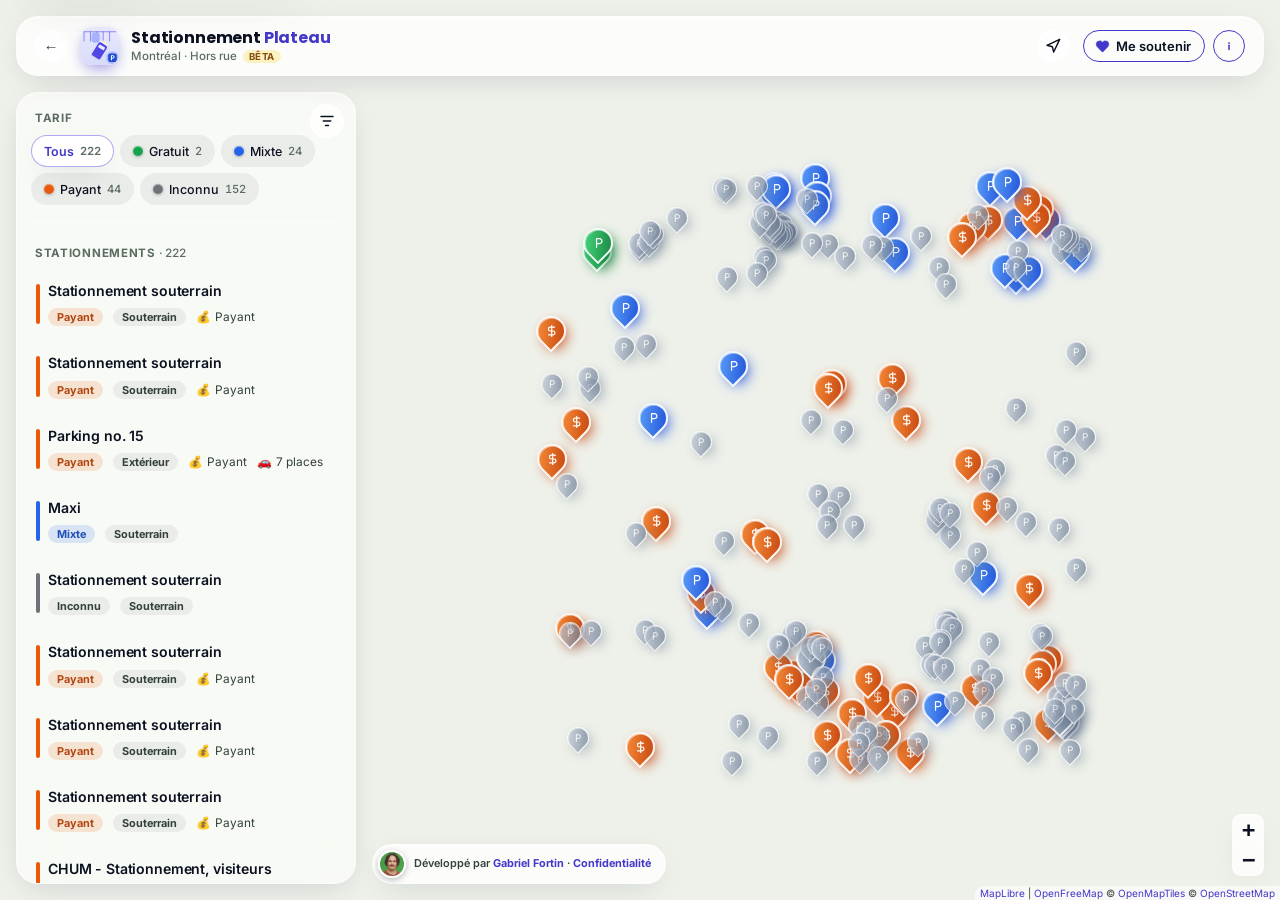
<file: index.html>
<!DOCTYPE html>
<html lang="fr">
<head>
  <meta charset="UTF-8" />
  <meta name="viewport" content="width=device-width, initial-scale=1.0, viewport-fit=cover" />
  <title>Stationnement Plateau-Mont-Royal · Carte gratuit et payant | Montréal</title>
  <meta name="description" content="Carte interactive des stationnements hors rue publics du Plateau-Mont-Royal à Montréal : gratuits, payants, horaires, nombre de places et tri par distance." />
  <meta name="keywords" content="stationnement Plateau-Mont-Royal, stationnement gratuit Plateau, parking Plateau Montréal, stationnement hors rue Montréal, où se garer Plateau, stationnement Mont-Royal" />
  <meta name="author" content="Gabriel Fortin, conseiller d'arrondissement du Plateau-Mont-Royal" />
  <meta name="creator" content="Gabriel Fortin" />
  <link rel="author" href="https://gabfortin.com" />
  <meta name="robots" content="index, follow, max-image-preview:large" />
  <link rel="canonical" href="https://parking.gabfortin.com/" />

  <!-- Local SEO -->
  <meta name="geo.region" content="CA-QC" />
  <meta name="geo.placename" content="Plateau-Mont-Royal, Montréal" />
  <meta name="geo.position" content="45.5245;-73.5757" />
  <meta name="ICBM" content="45.5245, -73.5757" />

  <!-- Social previews -->
  <meta property="og:type" content="website" />
  <meta property="og:locale" content="fr_CA" />
  <meta property="og:site_name" content="Stationnement Plateau" />
  <meta property="og:url" content="https://parking.gabfortin.com/" />
  <meta property="og:title" content="Stationnement Plateau-Mont-Royal · Carte gratuit et payant" />
  <meta property="og:description" content="Trouvez un stationnement hors rue au Plateau-Mont-Royal : gratuits, payants, horaires, places et distance à pied." />
  <meta property="og:image" content="https://parking.gabfortin.com/img/og.jpg" />
  <meta property="og:image:width" content="1200" />
  <meta property="og:image:height" content="630" />
  <meta property="og:image:alt" content="Carte des stationnements du Plateau-Mont-Royal avec marqueurs gratuits, mixtes et payants" />
  <meta name="twitter:card" content="summary_large_image" />
  <meta name="twitter:title" content="Stationnement Plateau-Mont-Royal · Carte gratuit et payant" />
  <meta name="twitter:description" content="Trouvez un stationnement hors rue au Plateau-Mont-Royal : gratuits, payants, horaires, places et distance à pied." />
  <meta name="twitter:image" content="https://parking.gabfortin.com/img/og.jpg" />

  <!-- App / PWA -->
  <meta name="application-name" content="Stationnement Plateau" />
  <meta name="apple-mobile-web-app-title" content="Statio Plateau" />
  <meta name="theme-color" content="#eef1ea" media="(prefers-color-scheme: light)" />
  <meta name="theme-color" content="#0b1310" media="(prefers-color-scheme: dark)" />
  <link rel="manifest" href="manifest.webmanifest" />
  <link rel="icon" type="image/svg+xml" href="img/icon.svg" />
  <link rel="icon" type="image/png" sizes="96x96" href="favico.png" />
  <link rel="apple-touch-icon" href="img/apple-touch-icon.png" />

  <!-- Machine-readable summary for AI assistants (llmstxt.org) -->
  <link rel="alternate" type="text/markdown" title="llms.txt" href="llms.txt" />

  <!-- Mesure d'audience anonyme, sans cookie (voir confidentialite.html) -->
  <script>window.goatcounter = {path: function(p) { return location.host + p }}</script>
  <script data-goatcounter="https://gabfortin.goatcounter.com/count" async src="//gc.zgo.at/count.js"></script>

  <!-- Polices hébergées dans le dépôt -->
  <link rel="preload" href="fonts/inter-latin.woff2" as="font" type="font/woff2" crossorigin />
  <link rel="preload" href="fonts/poppins-700-latin.woff2" as="font" type="font/woff2" crossorigin />
  <!-- Bundled data snapshot: fetched in parallel with the scripts -->
  <link rel="preload" href="data/parkings.json" as="fetch" crossorigin />
  <!-- Leaflet is self-hosted so the map never depends on a third-party CDN -->
  <link rel="stylesheet" href="vendor/carte/maplibre-gl.css" />
  <link rel="stylesheet" href="vendor/carte/carte.css?v=9cd4843111" />
  <link rel="stylesheet" href="style.css?v=fb35b13468" />
  <link rel="stylesheet" href="vendor/chargement.css?v=fbc241999d" />
  <link rel="stylesheet" href="chargement-scenes.css?v=e2be541551" />

  <script type="application/ld+json">
  {
    "@context": "https://schema.org",
    "@graph": [
      {
        "@type": "WebSite",
        "@id": "https://parking.gabfortin.com/#website",
        "url": "https://parking.gabfortin.com/",
        "name": "Stationnement Plateau",
        "inLanguage": "fr-CA",
        "publisher": { "@id": "https://gabfortin.com/#person" }
      },
      {
        "@type": "WebApplication",
        "@id": "https://parking.gabfortin.com/#app",
        "name": "Stationnement Plateau-Mont-Royal",
        "url": "https://parking.gabfortin.com/",
        "description": "Carte interactive des stationnements hors rue publics du Plateau-Mont-Royal à Montréal, filtrables par tarif (gratuit, mixte, payant) et triables par distance.",
        "applicationCategory": "TravelApplication",
        "operatingSystem": "Web",
        "browserRequirements": "Requiert JavaScript",
        "inLanguage": "fr-CA",
        "isAccessibleForFree": true,
        "image": "https://parking.gabfortin.com/img/og.jpg",
        "offers": { "@type": "Offer", "price": "0", "priceCurrency": "CAD" },
        "featureList": [
          "Carte des stationnements hors rue publics",
          "Filtres gratuit, mixte, payant",
          "Tri par distance avec géolocalisation",
          "Horaires, nombre de places et tarifs",
          "Rayons de marche (15 min) et de vélo (10 min)",
          "Pistes cyclables à proximité"
        ],
        "spatialCoverage": {
          "@type": "Place",
          "name": "Plateau-Mont-Royal, Montréal, Québec, Canada",
          "geo": {
            "@type": "GeoShape",
            "box": "45.510 -73.600 45.545 -73.555"
          }
        },
        "isBasedOn": {
          "@type": "Dataset",
          "name": "OpenStreetMap",
          "url": "https://www.openstreetmap.org",
          "license": "https://opendatacommons.org/licenses/odbl/"
        },
        "author": { "@id": "https://gabfortin.com/#person" },
        "creator": { "@id": "https://gabfortin.com/#person" }
      },
      {
        "@type": "Person",
        "@id": "https://gabfortin.com/#person",
        "name": "Gabriel Fortin",
        "url": "https://gabfortin.com",
        "image": "https://parking.gabfortin.com/img/avatar.jpg",
        "jobTitle": "Conseiller d'arrondissement, district de Jeanne-Mance",
        "description": "Conseiller d'arrondissement du Plateau-Mont-Royal (district de Jeanne-Mance), élu de Projet Montréal, ingénieur logiciel et concepteur de cette carte des stationnements.",
        "worksFor": {
          "@type": "GovernmentOrganization",
          "name": "Arrondissement du Plateau-Mont-Royal, Ville de Montréal",
          "url": "https://montreal.ca/conseils-decisionnels/conseil-darrondissement-du-plateau-mont-royal"
        },
        "memberOf": {
          "@type": "PoliticalParty",
          "name": "Projet Montréal",
          "url": "https://projetmontreal.org/"
        },
        "homeLocation": {
          "@type": "Place",
          "name": "Le Plateau-Mont-Royal, Montréal, Québec, Canada"
        },
        "knowsAbout": ["Mobilité durable", "Transport", "Urbanisme", "Verdissement urbain", "Génie logiciel"],
        "sameAs": [
          "https://montreal.ca/elus/gabriel-fortin-100477",
          "https://projetmontreal.org/en/team/gabriel-fortin",
          "https://www.instagram.com/gabrielfortin.mtl",
          "https://www.facebook.com/gabfortin1/",
          "https://bsky.app/profile/gabfortin.com"
        ]
      },
      {
        "@type": "FAQPage",
        "mainEntity": [
          {
            "@type": "Question",
            "name": "Où se stationner gratuitement sur le Plateau-Mont-Royal ?",
            "acceptedAnswer": { "@type": "Answer", "text": "Activez le filtre « Gratuit » pour n'afficher que les stationnements hors rue indiqués sans frais dans OpenStreetMap. Le filtre « Mixte » montre les stationnements gratuits réservés à la clientèle d'un commerce." }
          },
          {
            "@type": "Question",
            "name": "Comment trouver le stationnement le plus proche de moi ?",
            "acceptedAnswer": { "@type": "Answer", "text": "Touchez le bouton de localisation en haut à droite : la liste est alors triée du plus proche au plus loin et la distance s'affiche sur chaque stationnement." }
          },
          {
            "@type": "Question",
            "name": "Que signifie « Mixte » ?",
            "acceptedAnswer": { "@type": "Answer", "text": "Un stationnement mixte est gratuit mais réservé aux clients d'un commerce (par exemple une épicerie). Respectez la signalisation sur place." }
          },
          {
            "@type": "Question",
            "name": "D'où viennent les données et sont-elles fiables ?",
            "acceptedAnswer": { "@type": "Answer", "text": "Les données proviennent d'OpenStreetMap, une carte collaborative. Une copie est intégrée au site et actualisée automatiquement, mais leur qualité varie : vérifiez toujours la signalisation sur le terrain." }
          },
          {
            "@type": "Question",
            "name": "Le stationnement sur rue est-il inclus ?",
            "acceptedAnswer": { "@type": "Answer", "text": "Non. L'application affiche uniquement les stationnements hors rue publics (terrains, souterrains, étagés). Les stationnements privés ou réservés aux résidents sont exclus." }
          }
        ]
      }
    ]
  }
  </script>
</head>
<body>
  <a class="skip-link" href="#map">Passer à la carte</a>
  <a class="skip-link" href="#gfSidebar">Passer à la liste des stationnements</a>

  <div id="map" role="region" aria-label="Carte des stationnements" tabindex="0">
    <div id="map-overlay">
      <!-- Attente : base commune vendor/chargement.css, scène chargement-scenes.css (ch-places) -->
      <div class="ch ch-dans ch-places" role="status" aria-live="polite">
        <div class="ch-carte">
          <div class="ch-scene" aria-hidden="true"><span class="s-sol"></span><span class="s-rangee s-r1"></span><span class="s-rangee s-r2"></span><span class="s-libre s-l1"></span><span class="s-libre s-l2"></span><span class="s-libre s-l3"></span><span class="s-voiture"></span><span class="s-p">P</span></div>
          <div class="ch-texte">
            <p class="ch-titre" id="loading-status">Initialisation de la carte…</p>
            <p class="ch-detail">Stationnements hors rue du Plateau-Mont-Royal</p>
            <span class="ch-barre" aria-hidden="true"><i></i></span>
          </div>
        </div>
      </div>
    </div>
  </div>

  <header class="gf-header">
    <a class="gf-back" href="https://gabfortin.com/cartes/" aria-label="Toutes les cartes" title="Toutes les cartes"><span aria-hidden="true">←</span></a>
    <div class="gf-brand">
      <img src="img/icon.svg" class="gf-brand-mark" alt="" width="38" height="38" />
      <div class="gf-brand-text">
        <h1 class="gf-brand-word">Stationnement <span>Plateau</span></h1>
        <p class="gf-brand-sub">Montréal · Hors rue <span class="gf-beta">Bêta</span></p>
      </div>
    </div>
    <div class="gf-header-spacer"></div>
    <button id="geo-btn" class="gf-icon-btn" type="button" title="Trier par distance" aria-label="Trier par distance" aria-pressed="false" disabled>
      <svg class="geo-icon" viewBox="0 0 24 24" fill="none" stroke="currentColor" stroke-width="2.2" stroke-linecap="round" stroke-linejoin="round" aria-hidden="true" focusable="false">
        <polygon points="3 11 22 2 13 21 11 13 3 11"/>
      </svg>
      <span class="btn-spinner" aria-hidden="true"></span>
    </button>
    <button class="gf-info-btn" id="gfInfoBtn" type="button" aria-label="À propos de cette carte" aria-haspopup="dialog">
      <svg viewBox="0 0 24 24" fill="none" aria-hidden="true" focusable="false">
        <circle cx="12" cy="7.6" r="1.4" fill="currentColor"/>
        <path d="M12 11v6.2" stroke="currentColor" stroke-width="2.3" stroke-linecap="round"/>
      </svg>
    </button>
    <script src="vendor/don.js?v=b7af69954a"></script>
  </header>

  <div class="gf-info-overlay" id="gfInfoOverlay" role="dialog" aria-modal="true" aria-labelledby="gfInfoTitle">
    <div class="gf-info-panel" tabindex="-1">
      <button class="gf-info-close" id="gfInfoClose" type="button" aria-label="Fermer">✕</button>
      <h2 id="gfInfoTitle">À propos de cette carte</h2>
      <p>Cette carte regroupe les stationnements hors rue publics du Plateau-Mont-Royal, à Montréal : terrains extérieurs, garages souterrains et étagés. Chaque stationnement indique son tarif (gratuit, mixte ou payant), ses heures d'ouverture et son nombre de places quand ces informations sont connues. Sélectionnez-en un pour voir ce qui est à 15 minutes de marche ou 10 minutes de vélo, et les pistes cyclables à proximité.</p>
      <p><strong>Données :</strong> <a href="https://www.openstreetmap.org" target="_blank" rel="noopener">OpenStreetMap</a> (licence ODbL), copie intégrée au site et mise à jour chaque semaine<span id="data-freshness-info"></span>. Leur qualité varie : la signalisation sur place a toujours priorité.</p>

      <h3>Questions fréquentes</h3>
      <div class="gf-faq">
        <details>
          <summary>Où se stationner gratuitement sur le Plateau-Mont-Royal ?</summary>
          <p>Activez le filtre « Gratuit » pour n'afficher que les stationnements hors rue indiqués sans frais dans OpenStreetMap. Le filtre « Mixte » montre les stationnements gratuits réservés à la clientèle d'un commerce.</p>
        </details>
        <details>
          <summary>Comment trouver le stationnement le plus proche de moi ?</summary>
          <p>Touchez le bouton de localisation en haut à droite : la liste est alors triée du plus proche au plus loin et la distance s'affiche sur chaque stationnement.</p>
        </details>
        <details>
          <summary>Que signifie « Mixte » ?</summary>
          <p>Un stationnement mixte est gratuit mais réservé aux clients d'un commerce (par exemple une épicerie). Respectez la signalisation sur place.</p>
        </details>
        <details>
          <summary>D'où viennent les données et sont-elles fiables ?</summary>
          <p>Les données proviennent d'OpenStreetMap, une carte collaborative. Une copie est intégrée au site et actualisée automatiquement, mais leur qualité varie : vérifiez toujours la signalisation sur le terrain.</p>
        </details>
        <details>
          <summary>Le stationnement sur rue est-il inclus ?</summary>
          <p>Non. L'application affiche uniquement les stationnements hors rue publics (terrains, souterrains, étagés). Les stationnements privés ou réservés aux résidents sont exclus.</p>
        </details>
      </div>

      <h3>Développé par</h3>
      <a class="gf-person" href="https://gabfortin.com" target="_blank" rel="noopener author">
        <img src="img/avatar.jpg" alt="" width="48" height="48" loading="lazy" />
        <span>
          <strong>Gabriel Fortin</strong>
          <span>Conseiller d'arrondissement du Plateau-Mont-Royal, district de Jeanne-Mance · Projet Montréal</span>
        </span>
      </a>
      <p class="gf-person-links">
        <a href="https://montreal.ca/elus/gabriel-fortin-100477" target="_blank" rel="noopener">Profil sur montreal.ca</a> ·
        <a href="https://www.instagram.com/gabrielfortin.mtl" target="_blank" rel="noopener me">Instagram</a> ·
        <a href="https://www.facebook.com/gabfortin1/" target="_blank" rel="noopener me">Facebook</a> ·
        <a href="https://bsky.app/profile/gabfortin.com" target="_blank" rel="noopener me">Bluesky</a>
      </p>
      <p class="gf-note">Projet personnel : ce site n'est pas un service officiel de l'arrondissement du Plateau-Mont-Royal ni de la Ville de Montréal.</p>
      <p><a href="confidentialite.html">Politique de confidentialité</a></p>
    </div>
  </div>

  <button class="gf-sidebar-toggle" id="gfSidebarToggle" type="button" aria-label="Filtres et liste des stationnements" aria-expanded="true" aria-controls="gfSidebar">
    <svg viewBox="0 0 24 24" fill="none" stroke="currentColor" stroke-width="2" stroke-linecap="round" stroke-linejoin="round" aria-hidden="true" focusable="false"><path d="M4 6h16M7 12h10M10 18h4"/></svg>
  </button>

  <aside class="gf-sidebar" id="gfSidebar" aria-label="Filtres et liste des stationnements" tabindex="-1">
    <div class="gf-sidebar-header">
      <h2 id="filters-title">Tarif</h2>
    </div>
    <div class="gf-filters" role="group" aria-labelledby="filters-title">
      <button class="filter-btn active" type="button" data-filter="tous" aria-pressed="true" disabled>Tous <span class="count"></span></button>
      <button class="filter-btn" type="button" data-filter="gratuit" aria-pressed="false" disabled><i class="dot gratuit" aria-hidden="true"></i>Gratuit <span class="count"></span></button>
      <button class="filter-btn" type="button" data-filter="mixte" aria-pressed="false" disabled><i class="dot mixte" aria-hidden="true"></i>Mixte <span class="count"></span></button>
      <button class="filter-btn" type="button" data-filter="payant" aria-pressed="false" disabled><i class="dot payant" aria-hidden="true"></i>Payant <span class="count"></span></button>
      <button class="filter-btn" type="button" data-filter="inconnu" aria-pressed="false" disabled><i class="dot inconnu" aria-hidden="true"></i>Inconnu <span class="count"></span></button>
    </div>

    <div class="gf-sidebar-divider"></div>
    <div class="gf-sidebar-header">
      <h2 id="list-title">Stationnements <span class="gf-count" id="count-badge"></span></h2>
    </div>
    <p class="sr-only" id="list-status" aria-live="polite">Chargement…</p>
    <ul class="gf-park-list" id="parking-list" aria-labelledby="list-title" aria-busy="true">
      <li><div class="card skeleton"><span class="sk sk-title"></span><span class="sk sk-line"></span><span class="sk sk-chips"></span></div></li>
      <li><div class="card skeleton"><span class="sk sk-title"></span><span class="sk sk-line"></span><span class="sk sk-chips"></span></div></li>
      <li><div class="card skeleton"><span class="sk sk-title"></span><span class="sk sk-line"></span><span class="sk sk-chips"></span></div></li>
      <li><div class="card skeleton"><span class="sk sk-title"></span><span class="sk sk-line"></span><span class="sk sk-chips"></span></div></li>
    </ul>
    <p class="gf-sidebar-note">Données <a href="https://www.openstreetmap.org" target="_blank" rel="noopener">OpenStreetMap</a> (ODbL)<span id="data-freshness"></span> · Qualité variable, à valider sur le terrain.</p>
  </aside>
  <div class="gf-sidebar-scrim" id="gfSidebarScrim"></div>

  <div class="watermark">
    <a class="watermark-avatar" href="https://gabfortin.com" target="_blank" rel="noopener author" aria-label="Gabriel Fortin, gabfortin.com">
      <img src="img/avatar.jpg" alt="" width="28" height="28" />
    </a>
    <span>Développé par <a href="https://gabfortin.com" target="_blank" rel="noopener">Gabriel Fortin</a> · <a href="confidentialite.html">Confidentialité</a></span>
  </div>

  <div id="toast" role="status" aria-live="polite"></div>

  <noscript><p class="noscript">Cette application requiert JavaScript.</p></noscript>

  <script src="vendor/carte/maplibre-gl.js" defer></script>
  <script src="vendor/carte/carte.js?v=9c713a6978" defer></script>
  <script src="vendor/chargement.js?v=981da60f06" defer></script>
  <script src="app.js?v=a9325de106" defer></script>
</body>
</html>
</file>
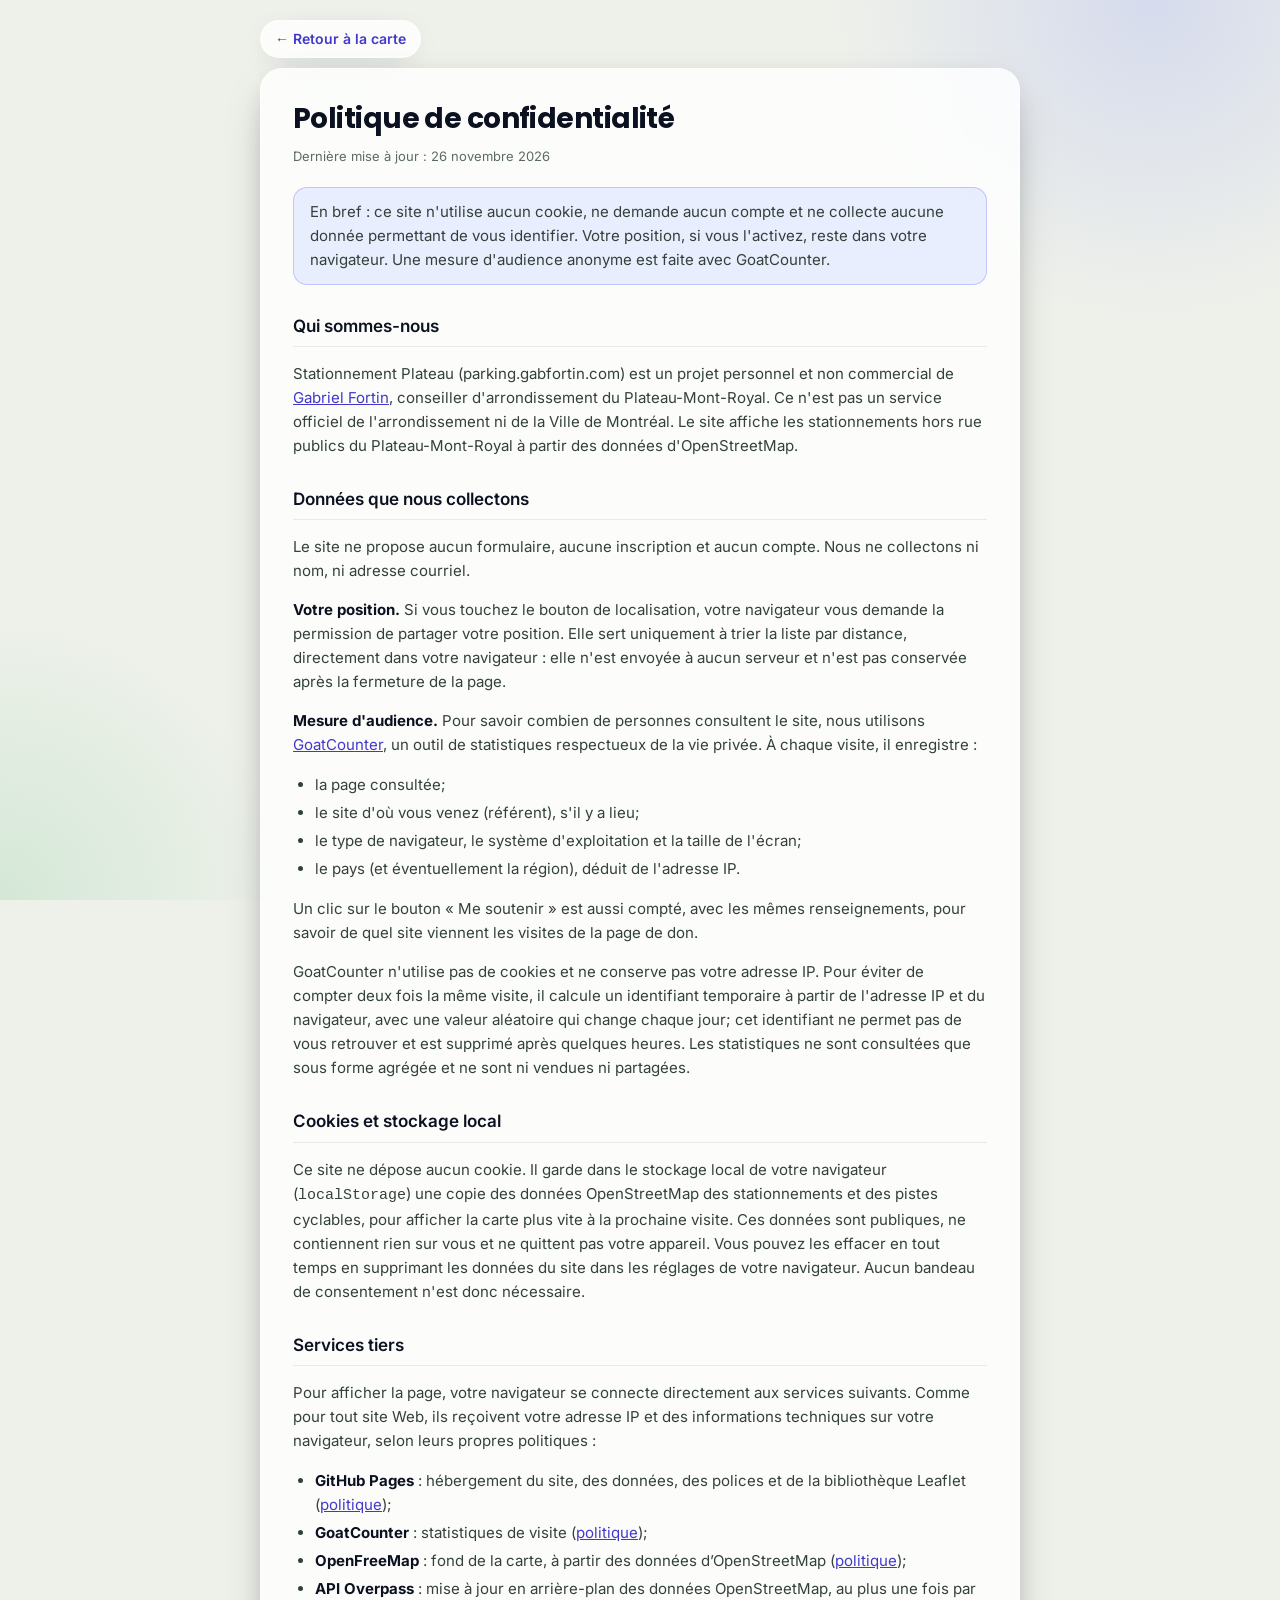
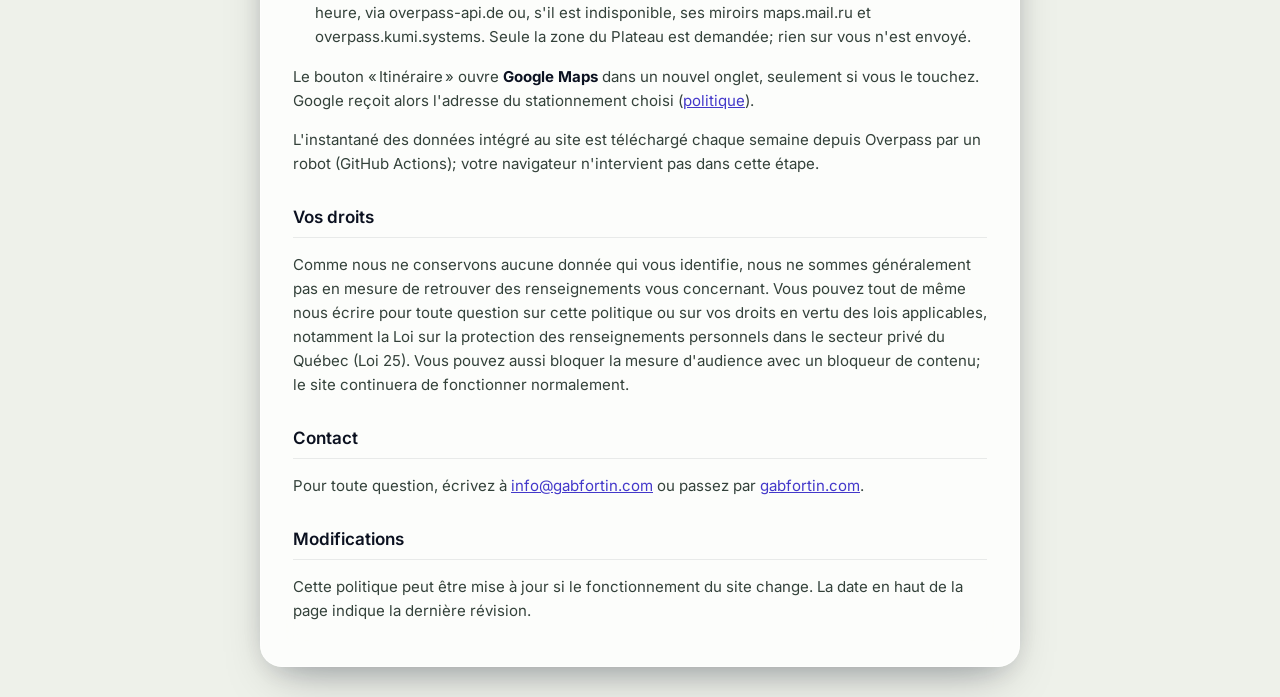
<file: confidentialite.html>
<!DOCTYPE html>
<html lang="fr">
<head>
  <meta charset="UTF-8" />
  <meta name="viewport" content="width=device-width, initial-scale=1" />
  <title>Confidentialité · Stationnement Plateau</title>
  <meta name="description" content="Politique de confidentialité de la carte des stationnements du Plateau-Mont-Royal : aucun cookie, aucun compte, mesure d'audience anonyme." />
  <meta name="author" content="Gabriel Fortin" />
  <link rel="canonical" href="https://parking.gabfortin.com/confidentialite.html" />
  <meta name="theme-color" content="#eef1ea" media="(prefers-color-scheme: light)" />
  <meta name="theme-color" content="#0b1310" media="(prefers-color-scheme: dark)" />
  <link rel="icon" type="image/svg+xml" href="img/icon.svg" />
  <link rel="icon" type="image/png" sizes="96x96" href="favico.png" />
  <link rel="apple-touch-icon" href="img/apple-touch-icon.png" />
  <script>window.goatcounter = {path: function(p) { return location.host + p }}</script>
  <script data-goatcounter="https://gabfortin.goatcounter.com/count" async src="//gc.zgo.at/count.js"></script>
  <style>
    @font-face { font-family: 'Inter'; font-display: swap; font-weight: 100 900; src: url('fonts/inter-latin.woff2') format('woff2'); }
    @font-face { font-family: 'Poppins'; font-display: swap; font-weight: 700; src: url('fonts/poppins-700-latin.woff2') format('woff2'); }
    :root {
      color-scheme: light;
      --brand: #4f46e5; --brand-ink: #4338ca;
      --ink-900: #0b1120; --ink-700: #33413a; --ink-500: #5b6b62;
      --glass-strong: rgba(255, 255, 255, 0.82); --glass-border: rgba(255, 255, 255, 0.55);
      --glass-shadow: 0 8px 32px -12px rgba(15, 23, 42, 0.22), 0 20px 50px -18px rgba(11, 17, 32, 0.35);
      --hairline: rgba(11, 17, 32, 0.08);
      --summary-bg: rgba(224, 231, 255, 0.7); --summary-border: rgba(79, 70, 229, 0.25);
      --page: #eef1ea;
      --mesh-1: rgba(129, 140, 248, 0.22); --mesh-2: rgba(22, 163, 74, 0.12);
    }
    @media (prefers-color-scheme: dark) {
      :root {
        color-scheme: dark;
        --brand-ink: #a5b4fc;
        --ink-900: #e4eee8; --ink-700: #b4c4bb; --ink-500: #8b9d94;
        --glass-strong: rgba(34, 45, 40, 0.82); --glass-border: rgba(255, 255, 255, 0.08);
        --glass-shadow: 0 1px 1px rgba(0, 0, 0, 0.2), 0 24px 60px -16px rgba(0, 0, 0, 0.6);
        --hairline: rgba(255, 255, 255, 0.08);
        --summary-bg: rgba(79, 70, 229, 0.16); --summary-border: rgba(165, 180, 252, 0.25);
        --page: #0b1310;
        --mesh-1: rgba(129, 140, 248, 0.12); --mesh-2: rgba(29, 184, 96, 0.08);
      }
    }
    * { box-sizing: border-box; }
    html { background: var(--page); }
    body {
      font-family: 'Inter', -apple-system, BlinkMacSystemFont, 'Segoe UI', sans-serif;
      -webkit-font-smoothing: antialiased;
      color: var(--ink-700); line-height: 1.6;
      margin: 0; padding: 0 16px 32px; min-height: 100vh;
      background:
        radial-gradient(40vmax 40vmax at 90% 0%, var(--mesh-1), transparent 62%),
        radial-gradient(36vmax 36vmax at 0% 100%, var(--mesh-2), transparent 62%),
        var(--page);
      background-attachment: fixed;
    }
    :focus-visible { outline: 3px solid var(--brand); outline-offset: 2px; border-radius: 9px; }
    main { max-width: 760px; margin: 0 auto; }
    .back {
      display: inline-block; margin: 20px 0 10px; padding: 7px 14px; border-radius: 999px;
      background: var(--glass-strong); border: 1px solid var(--glass-border); box-shadow: var(--glass-shadow);
      color: var(--brand-ink); text-decoration: none; font-size: 14px; font-weight: 600;
    }
    .back:hover { text-decoration: underline; }
    .card {
      background: var(--glass-strong);
      -webkit-backdrop-filter: blur(20px) saturate(180%); backdrop-filter: blur(20px) saturate(180%);
      border: 1px solid var(--glass-border); border-radius: 22px; box-shadow: var(--glass-shadow);
      padding: 28px 32px;
    }
    h1 { font-family: 'Poppins', 'Inter', sans-serif; color: var(--ink-900); font-size: 28px; font-weight: 700; letter-spacing: -0.02em; margin: 0 0 4px; }
    .updated { color: var(--ink-500); font-size: 13px; margin: 0 0 20px; }
    h2 { color: var(--ink-900); font-size: 17px; font-weight: 600; margin: 28px 0 8px; padding-bottom: 6px; border-bottom: 1px solid var(--hairline); }
    p, li { font-size: 15px; }
    ul { padding-left: 22px; }
    li { margin: 4px 0; }
    a { color: var(--brand-ink); }
    strong { color: var(--ink-900); }
    .summary { background: var(--summary-bg); border: 1px solid var(--summary-border); border-radius: 14px; padding: 12px 16px; margin: 0 0 8px; }
    @media (max-width: 600px) { .card { padding: 20px 18px; } h1 { font-size: 22px; } }
  </style>
</head>
<body>
<main>
  <a class="back" href="./">← Retour à la carte</a>
  <div class="card">
    <h1>Politique de confidentialité</h1>
    <p class="updated">Dernière mise à jour : 26 novembre 2026</p>

    <p class="summary">En bref : ce site n'utilise aucun cookie, ne demande aucun compte et ne collecte aucune donnée permettant de vous identifier. Votre position, si vous l'activez, reste dans votre navigateur. Une mesure d'audience anonyme est faite avec GoatCounter.</p>

    <h2>Qui sommes-nous</h2>
    <p>Stationnement Plateau (parking.gabfortin.com) est un projet personnel et non commercial de <a href="https://gabfortin.com" target="_blank" rel="noopener">Gabriel Fortin</a>, conseiller d'arrondissement du Plateau-Mont-Royal. Ce n'est pas un service officiel de l'arrondissement ni de la Ville de Montréal. Le site affiche les stationnements hors rue publics du Plateau-Mont-Royal à partir des données d'OpenStreetMap.</p>

    <h2>Données que nous collectons</h2>
    <p>Le site ne propose aucun formulaire, aucune inscription et aucun compte. Nous ne collectons ni nom, ni adresse courriel.</p>
    <p><strong>Votre position.</strong> Si vous touchez le bouton de localisation, votre navigateur vous demande la permission de partager votre position. Elle sert uniquement à trier la liste par distance, directement dans votre navigateur : elle n'est envoyée à aucun serveur et n'est pas conservée après la fermeture de la page.</p>
    <p><strong>Mesure d'audience.</strong> Pour savoir combien de personnes consultent le site, nous utilisons <a href="https://www.goatcounter.com" target="_blank" rel="noopener">GoatCounter</a>, un outil de statistiques respectueux de la vie privée. À chaque visite, il enregistre :</p>
    <ul>
      <li>la page consultée;</li>
      <li>le site d'où vous venez (référent), s'il y a lieu;</li>
      <li>le type de navigateur, le système d'exploitation et la taille de l'écran;</li>
      <li>le pays (et éventuellement la région), déduit de l'adresse IP.</li>
    </ul>
    <p>Un clic sur le bouton « Me soutenir » est aussi compté, avec les mêmes renseignements, pour savoir de quel site viennent les visites de la page de don.</p>
    <p>GoatCounter n'utilise pas de cookies et ne conserve pas votre adresse IP. Pour éviter de compter deux fois la même visite, il calcule un identifiant temporaire à partir de l'adresse IP et du navigateur, avec une valeur aléatoire qui change chaque jour; cet identifiant ne permet pas de vous retrouver et est supprimé après quelques heures. Les statistiques ne sont consultées que sous forme agrégée et ne sont ni vendues ni partagées.</p>

    <h2>Cookies et stockage local</h2>
    <p>Ce site ne dépose aucun cookie. Il garde dans le stockage local de votre navigateur (<code>localStorage</code>) une copie des données OpenStreetMap des stationnements et des pistes cyclables, pour afficher la carte plus vite à la prochaine visite. Ces données sont publiques, ne contiennent rien sur vous et ne quittent pas votre appareil. Vous pouvez les effacer en tout temps en supprimant les données du site dans les réglages de votre navigateur. Aucun bandeau de consentement n'est donc nécessaire.</p>

    <h2>Services tiers</h2>
    <p>Pour afficher la page, votre navigateur se connecte directement aux services suivants. Comme pour tout site Web, ils reçoivent votre adresse IP et des informations techniques sur votre navigateur, selon leurs propres politiques :</p>
    <ul>
      <li><strong>GitHub Pages</strong> : hébergement du site, des données, des polices et de la bibliothèque Leaflet (<a href="https://docs.github.com/fr/site-policy/privacy-policies/github-general-privacy-statement" target="_blank" rel="noopener">politique</a>);</li>
      <li><strong>GoatCounter</strong> : statistiques de visite (<a href="https://www.goatcounter.com/help/privacy" target="_blank" rel="noopener">politique</a>);</li>
      <li><strong>OpenFreeMap</strong> : fond de la carte, à partir des données d’OpenStreetMap (<a href="https://openfreemap.org/privacy/" target="_blank" rel="noopener">politique</a>);</li>
      <li><strong>API Overpass</strong> : mise à jour en arrière-plan des données OpenStreetMap, au plus une fois par heure, via overpass-api.de ou, s'il est indisponible, ses miroirs maps.mail.ru et overpass.kumi.systems. Seule la zone du Plateau est demandée; rien sur vous n'est envoyé.</li>
    </ul>
    <p>Le bouton « Itinéraire » ouvre <strong>Google Maps</strong> dans un nouvel onglet, seulement si vous le touchez. Google reçoit alors l'adresse du stationnement choisi (<a href="https://policies.google.com/privacy?hl=fr" target="_blank" rel="noopener">politique</a>).</p>
    <p>L'instantané des données intégré au site est téléchargé chaque semaine depuis Overpass par un robot (GitHub Actions); votre navigateur n'intervient pas dans cette étape.</p>

    <h2>Vos droits</h2>
    <p>Comme nous ne conservons aucune donnée qui vous identifie, nous ne sommes généralement pas en mesure de retrouver des renseignements vous concernant. Vous pouvez tout de même nous écrire pour toute question sur cette politique ou sur vos droits en vertu des lois applicables, notamment la Loi sur la protection des renseignements personnels dans le secteur privé du Québec (Loi 25). Vous pouvez aussi bloquer la mesure d'audience avec un bloqueur de contenu; le site continuera de fonctionner normalement.</p>

    <h2>Contact</h2>
    <p>Pour toute question, écrivez à <a href="mailto:info@gabfortin.com">info@gabfortin.com</a> ou passez par <a href="https://gabfortin.com" target="_blank" rel="noopener">gabfortin.com</a>.</p>

    <h2>Modifications</h2>
    <p>Cette politique peut être mise à jour si le fonctionnement du site change. La date en haut de la page indique la dernière révision.</p>
  </div>
</main>
</body>
</html>
</file>
<file: vendor/carte/maplibre-gl.css>
.maplibregl-map{font:12px/20px Helvetica Neue,Arial,Helvetica,sans-serif;overflow:hidden;position:relative;-webkit-tap-highlight-color:rgb(0 0 0/0)}.maplibregl-canvas{left:0;position:absolute;top:0}.maplibregl-map:fullscreen{height:100%;width:100%}.maplibregl-ctrl-group button.maplibregl-ctrl-compass{touch-action:none}.maplibregl-canvas-container.maplibregl-interactive,.maplibregl-ctrl-group button.maplibregl-ctrl-compass{cursor:grab;-webkit-user-select:none;-moz-user-select:none;user-select:none}.maplibregl-canvas-container.maplibregl-interactive.maplibregl-track-pointer{cursor:pointer}.maplibregl-canvas-container.maplibregl-interactive:active,.maplibregl-ctrl-group button.maplibregl-ctrl-compass:active{cursor:grabbing}.maplibregl-canvas-container.maplibregl-touch-zoom-rotate,.maplibregl-canvas-container.maplibregl-touch-zoom-rotate .maplibregl-canvas{touch-action:pan-x pan-y}.maplibregl-canvas-container.maplibregl-touch-drag-pan,.maplibregl-canvas-container.maplibregl-touch-drag-pan .maplibregl-canvas{touch-action:pinch-zoom}.maplibregl-canvas-container.maplibregl-touch-zoom-rotate.maplibregl-touch-drag-pan,.maplibregl-canvas-container.maplibregl-touch-zoom-rotate.maplibregl-touch-drag-pan .maplibregl-canvas{touch-action:none}.maplibregl-canvas-container.maplibregl-touch-drag-pan.maplibregl-cooperative-gestures,.maplibregl-canvas-container.maplibregl-touch-drag-pan.maplibregl-cooperative-gestures .maplibregl-canvas{touch-action:pan-x pan-y}.maplibregl-ctrl-bottom-left,.maplibregl-ctrl-bottom-right,.maplibregl-ctrl-top-left,.maplibregl-ctrl-top-right{pointer-events:none;position:absolute;z-index:2}.maplibregl-ctrl-top-left{left:0;top:0}.maplibregl-ctrl-top-right{right:0;top:0}.maplibregl-ctrl-bottom-left{bottom:0;left:0}.maplibregl-ctrl-bottom-right{bottom:0;right:0}.maplibregl-ctrl{clear:both;pointer-events:auto;transform:translate(0)}.maplibregl-ctrl-top-left .maplibregl-ctrl{float:left;margin:10px 0 0 10px}.maplibregl-ctrl-top-right .maplibregl-ctrl{float:right;margin:10px 10px 0 0}.maplibregl-ctrl-bottom-left .maplibregl-ctrl{float:left;margin:0 0 10px 10px}.maplibregl-ctrl-bottom-right .maplibregl-ctrl{float:right;margin:0 10px 10px 0}.maplibregl-ctrl-group{background:#fff;border-radius:4px}.maplibregl-ctrl-group:not(:empty){box-shadow:0 0 0 2px rgba(0,0,0,.1)}@media (forced-colors:active){.maplibregl-ctrl-group:not(:empty){box-shadow:0 0 0 2px ButtonText}}.maplibregl-ctrl-group button{background-color:transparent;border:0;box-sizing:border-box;cursor:pointer;display:block;height:29px;outline:none;padding:0;width:29px}.maplibregl-ctrl-group button+button{border-top:1px solid #ddd}.maplibregl-ctrl button .maplibregl-ctrl-icon{background-position:50%;background-repeat:no-repeat;display:block;height:100%;width:100%}@media (forced-colors:active){.maplibregl-ctrl-icon{background-color:transparent}.maplibregl-ctrl-group button+button{border-top:1px solid ButtonText}}.maplibregl-ctrl button::-moz-focus-inner{border:0;padding:0}.maplibregl-ctrl-attrib-button:focus,.maplibregl-ctrl-group button:focus{box-shadow:0 0 2px 2px #0096ff}.maplibregl-ctrl button:disabled{cursor:not-allowed}.maplibregl-ctrl button:disabled .maplibregl-ctrl-icon{opacity:.25}@media (hover:hover){.maplibregl-ctrl button:not(:disabled):hover{background-color:rgba(0,0,0,.05)}}.maplibregl-ctrl button:not(:disabled):active{background-color:rgba(0,0,0,.05)}.maplibregl-ctrl-group button:focus:focus-visible{box-shadow:0 0 2px 2px #0096ff}.maplibregl-ctrl-group button:focus:not(:focus-visible){box-shadow:none}.maplibregl-ctrl-group button:focus:first-child{border-radius:4px 4px 0 0}.maplibregl-ctrl-group button:focus:last-child{border-radius:0 0 4px 4px}.maplibregl-ctrl-group button:focus:only-child{border-radius:inherit}.maplibregl-ctrl button.maplibregl-ctrl-zoom-out .maplibregl-ctrl-icon{background-image:url("data:image/svg+xml;charset=utf-8,%3Csvg xmlns='http://www.w3.org/2000/svg' width='29' height='29' fill='%23333' viewBox='0 0 29 29'%3E%3Cpath d='M10 13c-.75 0-1.5.75-1.5 1.5S9.25 16 10 16h9c.75 0 1.5-.75 1.5-1.5S19.75 13 19 13z'/%3E%3C/svg%3E")}.maplibregl-ctrl button.maplibregl-ctrl-zoom-in .maplibregl-ctrl-icon{background-image:url("data:image/svg+xml;charset=utf-8,%3Csvg xmlns='http://www.w3.org/2000/svg' width='29' height='29' fill='%23333' viewBox='0 0 29 29'%3E%3Cpath d='M14.5 8.5c-.75 0-1.5.75-1.5 1.5v3h-3c-.75 0-1.5.75-1.5 1.5S9.25 16 10 16h3v3c0 .75.75 1.5 1.5 1.5S16 19.75 16 19v-3h3c.75 0 1.5-.75 1.5-1.5S19.75 13 19 13h-3v-3c0-.75-.75-1.5-1.5-1.5'/%3E%3C/svg%3E")}@media (forced-colors:active){.maplibregl-ctrl button.maplibregl-ctrl-zoom-out .maplibregl-ctrl-icon{background-image:url("data:image/svg+xml;charset=utf-8,%3Csvg xmlns='http://www.w3.org/2000/svg' width='29' height='29' fill='%23fff' viewBox='0 0 29 29'%3E%3Cpath d='M10 13c-.75 0-1.5.75-1.5 1.5S9.25 16 10 16h9c.75 0 1.5-.75 1.5-1.5S19.75 13 19 13z'/%3E%3C/svg%3E")}.maplibregl-ctrl button.maplibregl-ctrl-zoom-in .maplibregl-ctrl-icon{background-image:url("data:image/svg+xml;charset=utf-8,%3Csvg xmlns='http://www.w3.org/2000/svg' width='29' height='29' fill='%23fff' viewBox='0 0 29 29'%3E%3Cpath d='M14.5 8.5c-.75 0-1.5.75-1.5 1.5v3h-3c-.75 0-1.5.75-1.5 1.5S9.25 16 10 16h3v3c0 .75.75 1.5 1.5 1.5S16 19.75 16 19v-3h3c.75 0 1.5-.75 1.5-1.5S19.75 13 19 13h-3v-3c0-.75-.75-1.5-1.5-1.5'/%3E%3C/svg%3E")}}@media (forced-colors:active) and (prefers-color-scheme:light){.maplibregl-ctrl button.maplibregl-ctrl-zoom-out .maplibregl-ctrl-icon{background-image:url("data:image/svg+xml;charset=utf-8,%3Csvg xmlns='http://www.w3.org/2000/svg' width='29' height='29' viewBox='0 0 29 29'%3E%3Cpath d='M10 13c-.75 0-1.5.75-1.5 1.5S9.25 16 10 16h9c.75 0 1.5-.75 1.5-1.5S19.75 13 19 13z'/%3E%3C/svg%3E")}.maplibregl-ctrl button.maplibregl-ctrl-zoom-in .maplibregl-ctrl-icon{background-image:url("data:image/svg+xml;charset=utf-8,%3Csvg xmlns='http://www.w3.org/2000/svg' width='29' height='29' viewBox='0 0 29 29'%3E%3Cpath d='M14.5 8.5c-.75 0-1.5.75-1.5 1.5v3h-3c-.75 0-1.5.75-1.5 1.5S9.25 16 10 16h3v3c0 .75.75 1.5 1.5 1.5S16 19.75 16 19v-3h3c.75 0 1.5-.75 1.5-1.5S19.75 13 19 13h-3v-3c0-.75-.75-1.5-1.5-1.5'/%3E%3C/svg%3E")}}.maplibregl-ctrl button.maplibregl-ctrl-fullscreen .maplibregl-ctrl-icon{background-image:url("data:image/svg+xml;charset=utf-8,%3Csvg xmlns='http://www.w3.org/2000/svg' width='29' height='29' fill='%23333' viewBox='0 0 29 29'%3E%3Cpath d='M24 16v5.5c0 1.75-.75 2.5-2.5 2.5H16v-1l3-1.5-4-5.5 1-1 5.5 4 1.5-3zM6 16l1.5 3 5.5-4 1 1-4 5.5 3 1.5v1H7.5C5.75 24 5 23.25 5 21.5V16zm7-11v1l-3 1.5 4 5.5-1 1-5.5-4L6 13H5V7.5C5 5.75 5.75 5 7.5 5zm11 2.5c0-1.75-.75-2.5-2.5-2.5H16v1l3 1.5-4 5.5 1 1 5.5-4 1.5 3h1z'/%3E%3C/svg%3E")}.maplibregl-ctrl button.maplibregl-ctrl-shrink .maplibregl-ctrl-icon{background-image:url("data:image/svg+xml;charset=utf-8,%3Csvg xmlns='http://www.w3.org/2000/svg' width='29' height='29' viewBox='0 0 29 29'%3E%3Cpath d='M18.5 16c-1.75 0-2.5.75-2.5 2.5V24h1l1.5-3 5.5 4 1-1-4-5.5 3-1.5v-1zM13 18.5c0-1.75-.75-2.5-2.5-2.5H5v1l3 1.5L4 24l1 1 5.5-4 1.5 3h1zm3-8c0 1.75.75 2.5 2.5 2.5H24v-1l-3-1.5L25 5l-1-1-5.5 4L17 5h-1zM10.5 13c1.75 0 2.5-.75 2.5-2.5V5h-1l-1.5 3L5 4 4 5l4 5.5L5 12v1z'/%3E%3C/svg%3E")}@media (forced-colors:active){.maplibregl-ctrl button.maplibregl-ctrl-fullscreen .maplibregl-ctrl-icon{background-image:url("data:image/svg+xml;charset=utf-8,%3Csvg xmlns='http://www.w3.org/2000/svg' width='29' height='29' fill='%23fff' viewBox='0 0 29 29'%3E%3Cpath d='M24 16v5.5c0 1.75-.75 2.5-2.5 2.5H16v-1l3-1.5-4-5.5 1-1 5.5 4 1.5-3zM6 16l1.5 3 5.5-4 1 1-4 5.5 3 1.5v1H7.5C5.75 24 5 23.25 5 21.5V16zm7-11v1l-3 1.5 4 5.5-1 1-5.5-4L6 13H5V7.5C5 5.75 5.75 5 7.5 5zm11 2.5c0-1.75-.75-2.5-2.5-2.5H16v1l3 1.5-4 5.5 1 1 5.5-4 1.5 3h1z'/%3E%3C/svg%3E")}.maplibregl-ctrl button.maplibregl-ctrl-shrink .maplibregl-ctrl-icon{background-image:url("data:image/svg+xml;charset=utf-8,%3Csvg xmlns='http://www.w3.org/2000/svg' width='29' height='29' fill='%23fff' viewBox='0 0 29 29'%3E%3Cpath d='M18.5 16c-1.75 0-2.5.75-2.5 2.5V24h1l1.5-3 5.5 4 1-1-4-5.5 3-1.5v-1zM13 18.5c0-1.75-.75-2.5-2.5-2.5H5v1l3 1.5L4 24l1 1 5.5-4 1.5 3h1zm3-8c0 1.75.75 2.5 2.5 2.5H24v-1l-3-1.5L25 5l-1-1-5.5 4L17 5h-1zM10.5 13c1.75 0 2.5-.75 2.5-2.5V5h-1l-1.5 3L5 4 4 5l4 5.5L5 12v1z'/%3E%3C/svg%3E")}}@media (forced-colors:active) and (prefers-color-scheme:light){.maplibregl-ctrl button.maplibregl-ctrl-fullscreen .maplibregl-ctrl-icon{background-image:url("data:image/svg+xml;charset=utf-8,%3Csvg xmlns='http://www.w3.org/2000/svg' width='29' height='29' viewBox='0 0 29 29'%3E%3Cpath d='M24 16v5.5c0 1.75-.75 2.5-2.5 2.5H16v-1l3-1.5-4-5.5 1-1 5.5 4 1.5-3zM6 16l1.5 3 5.5-4 1 1-4 5.5 3 1.5v1H7.5C5.75 24 5 23.25 5 21.5V16zm7-11v1l-3 1.5 4 5.5-1 1-5.5-4L6 13H5V7.5C5 5.75 5.75 5 7.5 5zm11 2.5c0-1.75-.75-2.5-2.5-2.5H16v1l3 1.5-4 5.5 1 1 5.5-4 1.5 3h1z'/%3E%3C/svg%3E")}.maplibregl-ctrl button.maplibregl-ctrl-shrink .maplibregl-ctrl-icon{background-image:url("data:image/svg+xml;charset=utf-8,%3Csvg xmlns='http://www.w3.org/2000/svg' width='29' height='29' viewBox='0 0 29 29'%3E%3Cpath d='M18.5 16c-1.75 0-2.5.75-2.5 2.5V24h1l1.5-3 5.5 4 1-1-4-5.5 3-1.5v-1zM13 18.5c0-1.75-.75-2.5-2.5-2.5H5v1l3 1.5L4 24l1 1 5.5-4 1.5 3h1zm3-8c0 1.75.75 2.5 2.5 2.5H24v-1l-3-1.5L25 5l-1-1-5.5 4L17 5h-1zM10.5 13c1.75 0 2.5-.75 2.5-2.5V5h-1l-1.5 3L5 4 4 5l4 5.5L5 12v1z'/%3E%3C/svg%3E")}}.maplibregl-ctrl button.maplibregl-ctrl-compass .maplibregl-ctrl-icon{background-image:url("data:image/svg+xml;charset=utf-8,%3Csvg xmlns='http://www.w3.org/2000/svg' width='29' height='29' fill='%23333' viewBox='0 0 29 29'%3E%3Cpath d='m10.5 14 4-8 4 8z'/%3E%3Cpath fill='%23ccc' d='m10.5 16 4 8 4-8z'/%3E%3C/svg%3E")}@media (forced-colors:active){.maplibregl-ctrl button.maplibregl-ctrl-compass .maplibregl-ctrl-icon{background-image:url("data:image/svg+xml;charset=utf-8,%3Csvg xmlns='http://www.w3.org/2000/svg' width='29' height='29' fill='%23fff' viewBox='0 0 29 29'%3E%3Cpath d='m10.5 14 4-8 4 8z'/%3E%3Cpath fill='%23ccc' d='m10.5 16 4 8 4-8z'/%3E%3C/svg%3E")}}@media (forced-colors:active) and (prefers-color-scheme:light){.maplibregl-ctrl button.maplibregl-ctrl-compass .maplibregl-ctrl-icon{background-image:url("data:image/svg+xml;charset=utf-8,%3Csvg xmlns='http://www.w3.org/2000/svg' width='29' height='29' viewBox='0 0 29 29'%3E%3Cpath d='m10.5 14 4-8 4 8z'/%3E%3Cpath fill='%23ccc' d='m10.5 16 4 8 4-8z'/%3E%3C/svg%3E")}}.maplibregl-ctrl button.maplibregl-ctrl-globe .maplibregl-ctrl-icon{background-image:url("data:image/svg+xml;charset=utf-8,%3Csvg xmlns='http://www.w3.org/2000/svg' width='22' height='22' fill='none' stroke='%23333' viewBox='0 0 22 22'%3E%3Ccircle cx='11' cy='11' r='8.5'/%3E%3Cpath d='M17.5 11c0 4.819-3.02 8.5-6.5 8.5S4.5 15.819 4.5 11 7.52 2.5 11 2.5s6.5 3.681 6.5 8.5Z'/%3E%3Cpath d='M13.5 11c0 2.447-.331 4.64-.853 6.206-.262.785-.562 1.384-.872 1.777-.314.399-.58.517-.775.517s-.461-.118-.775-.517c-.31-.393-.61-.992-.872-1.777C8.831 15.64 8.5 13.446 8.5 11s.331-4.64.853-6.206c.262-.785.562-1.384.872-1.777.314-.399.58-.517.775-.517s.461.118.775.517c.31.393.61.992.872 1.777.522 1.565.853 3.76.853 6.206Z'/%3E%3Cpath d='M11 7.5c-1.909 0-3.622-.166-4.845-.428-.616-.132-1.08-.283-1.379-.434a1.3 1.3 0 0 1-.224-.138q.07-.058.224-.138c.299-.151.763-.302 1.379-.434C7.378 5.666 9.091 5.5 11 5.5s3.622.166 4.845.428c.616.132 1.08.283 1.379.434.105.053.177.1.224.138q-.07.058-.224.138c-.299.151-.763.302-1.379.434-1.223.262-2.936.428-4.845.428ZM4.486 6.436ZM11 16.5c-1.909 0-3.622-.166-4.845-.428-.616-.132-1.08-.283-1.379-.434a1.3 1.3 0 0 1-.224-.138 1.3 1.3 0 0 1 .224-.138c.299-.151.763-.302 1.379-.434C7.378 14.666 9.091 14.5 11 14.5s3.622.166 4.845.428c.616.132 1.08.283 1.379.434.105.053.177.1.224.138a1.3 1.3 0 0 1-.224.138c-.299.151-.763.302-1.379.434-1.223.262-2.936.428-4.845.428Zm-6.514-1.064ZM11 12.5c-2.46 0-4.672-.222-6.255-.574-.796-.177-1.406-.38-1.805-.59a1.5 1.5 0 0 1-.39-.272.3.3 0 0 1-.047-.064.3.3 0 0 1 .048-.064c.066-.073.189-.167.389-.272.399-.21 1.009-.413 1.805-.59C6.328 9.722 8.54 9.5 11 9.5s4.672.222 6.256.574c.795.177 1.405.38 1.804.59.2.105.323.2.39.272a.3.3 0 0 1 .047.064.3.3 0 0 1-.048.064 1.4 1.4 0 0 1-.389.272c-.399.21-1.009.413-1.804.59-1.584.352-3.796.574-6.256.574Zm-8.501-1.51v.002zm0 .018v.002zm17.002.002v-.002zm0-.018v-.002z'/%3E%3C/svg%3E")}.maplibregl-ctrl button.maplibregl-ctrl-globe-enabled .maplibregl-ctrl-icon{background-image:url("data:image/svg+xml;charset=utf-8,%3Csvg xmlns='http://www.w3.org/2000/svg' width='22' height='22' fill='none' stroke='%2333b5e5' viewBox='0 0 22 22'%3E%3Ccircle cx='11' cy='11' r='8.5'/%3E%3Cpath d='M17.5 11c0 4.819-3.02 8.5-6.5 8.5S4.5 15.819 4.5 11 7.52 2.5 11 2.5s6.5 3.681 6.5 8.5Z'/%3E%3Cpath d='M13.5 11c0 2.447-.331 4.64-.853 6.206-.262.785-.562 1.384-.872 1.777-.314.399-.58.517-.775.517s-.461-.118-.775-.517c-.31-.393-.61-.992-.872-1.777C8.831 15.64 8.5 13.446 8.5 11s.331-4.64.853-6.206c.262-.785.562-1.384.872-1.777.314-.399.58-.517.775-.517s.461.118.775.517c.31.393.61.992.872 1.777.522 1.565.853 3.76.853 6.206Z'/%3E%3Cpath d='M11 7.5c-1.909 0-3.622-.166-4.845-.428-.616-.132-1.08-.283-1.379-.434a1.3 1.3 0 0 1-.224-.138q.07-.058.224-.138c.299-.151.763-.302 1.379-.434C7.378 5.666 9.091 5.5 11 5.5s3.622.166 4.845.428c.616.132 1.08.283 1.379.434.105.053.177.1.224.138q-.07.058-.224.138c-.299.151-.763.302-1.379.434-1.223.262-2.936.428-4.845.428ZM4.486 6.436ZM11 16.5c-1.909 0-3.622-.166-4.845-.428-.616-.132-1.08-.283-1.379-.434a1.3 1.3 0 0 1-.224-.138 1.3 1.3 0 0 1 .224-.138c.299-.151.763-.302 1.379-.434C7.378 14.666 9.091 14.5 11 14.5s3.622.166 4.845.428c.616.132 1.08.283 1.379.434.105.053.177.1.224.138a1.3 1.3 0 0 1-.224.138c-.299.151-.763.302-1.379.434-1.223.262-2.936.428-4.845.428Zm-6.514-1.064ZM11 12.5c-2.46 0-4.672-.222-6.255-.574-.796-.177-1.406-.38-1.805-.59a1.5 1.5 0 0 1-.39-.272.3.3 0 0 1-.047-.064.3.3 0 0 1 .048-.064c.066-.073.189-.167.389-.272.399-.21 1.009-.413 1.805-.59C6.328 9.722 8.54 9.5 11 9.5s4.672.222 6.256.574c.795.177 1.405.38 1.804.59.2.105.323.2.39.272a.3.3 0 0 1 .047.064.3.3 0 0 1-.048.064 1.4 1.4 0 0 1-.389.272c-.399.21-1.009.413-1.804.59-1.584.352-3.796.574-6.256.574Zm-8.501-1.51v.002zm0 .018v.002zm17.002.002v-.002zm0-.018v-.002z'/%3E%3C/svg%3E")}.maplibregl-ctrl button.maplibregl-ctrl-terrain .maplibregl-ctrl-icon{background-image:url("data:image/svg+xml;charset=utf-8,%3Csvg xmlns='http://www.w3.org/2000/svg' width='22' height='22' fill='%23333' viewBox='0 0 22 22'%3E%3Cpath d='m1.754 13.406 4.453-4.851 3.09 3.09 3.281 3.277.969-.969-3.309-3.312 3.844-4.121 6.148 6.886h1.082v-.855l-7.207-8.07-4.84 5.187L6.169 6.57l-5.48 5.965v.871ZM.688 16.844h20.625v1.375H.688Zm0 0'/%3E%3C/svg%3E")}.maplibregl-ctrl button.maplibregl-ctrl-terrain-enabled .maplibregl-ctrl-icon{background-image:url("data:image/svg+xml;charset=utf-8,%3Csvg xmlns='http://www.w3.org/2000/svg' width='22' height='22' fill='%2333b5e5' viewBox='0 0 22 22'%3E%3Cpath d='m1.754 13.406 4.453-4.851 3.09 3.09 3.281 3.277.969-.969-3.309-3.312 3.844-4.121 6.148 6.886h1.082v-.855l-7.207-8.07-4.84 5.187L6.169 6.57l-5.48 5.965v.871ZM.688 16.844h20.625v1.375H.688Zm0 0'/%3E%3C/svg%3E")}.maplibregl-ctrl button.maplibregl-ctrl-geolocate .maplibregl-ctrl-icon{background-image:url("data:image/svg+xml;charset=utf-8,%3Csvg xmlns='http://www.w3.org/2000/svg' width='29' height='29' fill='%23333' viewBox='0 0 20 20'%3E%3Cpath d='M10 4C9 4 9 5 9 5v.1A5 5 0 0 0 5.1 9H5s-1 0-1 1 1 1 1 1h.1A5 5 0 0 0 9 14.9v.1s0 1 1 1 1-1 1-1v-.1a5 5 0 0 0 3.9-3.9h.1s1 0 1-1-1-1-1-1h-.1A5 5 0 0 0 11 5.1V5s0-1-1-1m0 2.5a3.5 3.5 0 1 1 0 7 3.5 3.5 0 1 1 0-7'/%3E%3Ccircle cx='10' cy='10' r='2'/%3E%3C/svg%3E")}.maplibregl-ctrl button.maplibregl-ctrl-geolocate:disabled .maplibregl-ctrl-icon{background-image:url("data:image/svg+xml;charset=utf-8,%3Csvg xmlns='http://www.w3.org/2000/svg' width='29' height='29' fill='%23aaa' viewBox='0 0 20 20'%3E%3Cpath d='M10 4C9 4 9 5 9 5v.1A5 5 0 0 0 5.1 9H5s-1 0-1 1 1 1 1 1h.1A5 5 0 0 0 9 14.9v.1s0 1 1 1 1-1 1-1v-.1a5 5 0 0 0 3.9-3.9h.1s1 0 1-1-1-1-1-1h-.1A5 5 0 0 0 11 5.1V5s0-1-1-1m0 2.5a3.5 3.5 0 1 1 0 7 3.5 3.5 0 1 1 0-7'/%3E%3Ccircle cx='10' cy='10' r='2'/%3E%3Cpath fill='red' d='m14 5 1 1-9 9-1-1z'/%3E%3C/svg%3E")}.maplibregl-ctrl button.maplibregl-ctrl-geolocate.maplibregl-ctrl-geolocate-active .maplibregl-ctrl-icon{background-image:url("data:image/svg+xml;charset=utf-8,%3Csvg xmlns='http://www.w3.org/2000/svg' width='29' height='29' fill='%2333b5e5' viewBox='0 0 20 20'%3E%3Cpath d='M10 4C9 4 9 5 9 5v.1A5 5 0 0 0 5.1 9H5s-1 0-1 1 1 1 1 1h.1A5 5 0 0 0 9 14.9v.1s0 1 1 1 1-1 1-1v-.1a5 5 0 0 0 3.9-3.9h.1s1 0 1-1-1-1-1-1h-.1A5 5 0 0 0 11 5.1V5s0-1-1-1m0 2.5a3.5 3.5 0 1 1 0 7 3.5 3.5 0 1 1 0-7'/%3E%3Ccircle cx='10' cy='10' r='2'/%3E%3C/svg%3E")}.maplibregl-ctrl button.maplibregl-ctrl-geolocate.maplibregl-ctrl-geolocate-active-error .maplibregl-ctrl-icon{background-image:url("data:image/svg+xml;charset=utf-8,%3Csvg xmlns='http://www.w3.org/2000/svg' width='29' height='29' fill='%23e58978' viewBox='0 0 20 20'%3E%3Cpath d='M10 4C9 4 9 5 9 5v.1A5 5 0 0 0 5.1 9H5s-1 0-1 1 1 1 1 1h.1A5 5 0 0 0 9 14.9v.1s0 1 1 1 1-1 1-1v-.1a5 5 0 0 0 3.9-3.9h.1s1 0 1-1-1-1-1-1h-.1A5 5 0 0 0 11 5.1V5s0-1-1-1m0 2.5a3.5 3.5 0 1 1 0 7 3.5 3.5 0 1 1 0-7'/%3E%3Ccircle cx='10' cy='10' r='2'/%3E%3C/svg%3E")}.maplibregl-ctrl button.maplibregl-ctrl-geolocate.maplibregl-ctrl-geolocate-background .maplibregl-ctrl-icon{background-image:url("data:image/svg+xml;charset=utf-8,%3Csvg xmlns='http://www.w3.org/2000/svg' width='29' height='29' fill='%2333b5e5' viewBox='0 0 20 20'%3E%3Cpath d='M10 4C9 4 9 5 9 5v.1A5 5 0 0 0 5.1 9H5s-1 0-1 1 1 1 1 1h.1A5 5 0 0 0 9 14.9v.1s0 1 1 1 1-1 1-1v-.1a5 5 0 0 0 3.9-3.9h.1s1 0 1-1-1-1-1-1h-.1A5 5 0 0 0 11 5.1V5s0-1-1-1m0 2.5a3.5 3.5 0 1 1 0 7 3.5 3.5 0 1 1 0-7'/%3E%3C/svg%3E")}.maplibregl-ctrl button.maplibregl-ctrl-geolocate.maplibregl-ctrl-geolocate-background-error .maplibregl-ctrl-icon{background-image:url("data:image/svg+xml;charset=utf-8,%3Csvg xmlns='http://www.w3.org/2000/svg' width='29' height='29' fill='%23e54e33' viewBox='0 0 20 20'%3E%3Cpath d='M10 4C9 4 9 5 9 5v.1A5 5 0 0 0 5.1 9H5s-1 0-1 1 1 1 1 1h.1A5 5 0 0 0 9 14.9v.1s0 1 1 1 1-1 1-1v-.1a5 5 0 0 0 3.9-3.9h.1s1 0 1-1-1-1-1-1h-.1A5 5 0 0 0 11 5.1V5s0-1-1-1m0 2.5a3.5 3.5 0 1 1 0 7 3.5 3.5 0 1 1 0-7'/%3E%3C/svg%3E")}.maplibregl-ctrl button.maplibregl-ctrl-geolocate.maplibregl-ctrl-geolocate-waiting .maplibregl-ctrl-icon{animation:maplibregl-spin 2s linear infinite}@media (forced-colors:active){.maplibregl-ctrl button.maplibregl-ctrl-geolocate .maplibregl-ctrl-icon{background-image:url("data:image/svg+xml;charset=utf-8,%3Csvg xmlns='http://www.w3.org/2000/svg' width='29' height='29' fill='%23fff' viewBox='0 0 20 20'%3E%3Cpath d='M10 4C9 4 9 5 9 5v.1A5 5 0 0 0 5.1 9H5s-1 0-1 1 1 1 1 1h.1A5 5 0 0 0 9 14.9v.1s0 1 1 1 1-1 1-1v-.1a5 5 0 0 0 3.9-3.9h.1s1 0 1-1-1-1-1-1h-.1A5 5 0 0 0 11 5.1V5s0-1-1-1m0 2.5a3.5 3.5 0 1 1 0 7 3.5 3.5 0 1 1 0-7'/%3E%3Ccircle cx='10' cy='10' r='2'/%3E%3C/svg%3E")}.maplibregl-ctrl button.maplibregl-ctrl-geolocate:disabled .maplibregl-ctrl-icon{background-image:url("data:image/svg+xml;charset=utf-8,%3Csvg xmlns='http://www.w3.org/2000/svg' width='29' height='29' fill='%23999' viewBox='0 0 20 20'%3E%3Cpath d='M10 4C9 4 9 5 9 5v.1A5 5 0 0 0 5.1 9H5s-1 0-1 1 1 1 1 1h.1A5 5 0 0 0 9 14.9v.1s0 1 1 1 1-1 1-1v-.1a5 5 0 0 0 3.9-3.9h.1s1 0 1-1-1-1-1-1h-.1A5 5 0 0 0 11 5.1V5s0-1-1-1m0 2.5a3.5 3.5 0 1 1 0 7 3.5 3.5 0 1 1 0-7'/%3E%3Ccircle cx='10' cy='10' r='2'/%3E%3Cpath fill='red' d='m14 5 1 1-9 9-1-1z'/%3E%3C/svg%3E")}.maplibregl-ctrl button.maplibregl-ctrl-geolocate.maplibregl-ctrl-geolocate-active .maplibregl-ctrl-icon{background-image:url("data:image/svg+xml;charset=utf-8,%3Csvg xmlns='http://www.w3.org/2000/svg' width='29' height='29' fill='%2333b5e5' viewBox='0 0 20 20'%3E%3Cpath d='M10 4C9 4 9 5 9 5v.1A5 5 0 0 0 5.1 9H5s-1 0-1 1 1 1 1 1h.1A5 5 0 0 0 9 14.9v.1s0 1 1 1 1-1 1-1v-.1a5 5 0 0 0 3.9-3.9h.1s1 0 1-1-1-1-1-1h-.1A5 5 0 0 0 11 5.1V5s0-1-1-1m0 2.5a3.5 3.5 0 1 1 0 7 3.5 3.5 0 1 1 0-7'/%3E%3Ccircle cx='10' cy='10' r='2'/%3E%3C/svg%3E")}.maplibregl-ctrl button.maplibregl-ctrl-geolocate.maplibregl-ctrl-geolocate-active-error .maplibregl-ctrl-icon{background-image:url("data:image/svg+xml;charset=utf-8,%3Csvg xmlns='http://www.w3.org/2000/svg' width='29' height='29' fill='%23e58978' viewBox='0 0 20 20'%3E%3Cpath d='M10 4C9 4 9 5 9 5v.1A5 5 0 0 0 5.1 9H5s-1 0-1 1 1 1 1 1h.1A5 5 0 0 0 9 14.9v.1s0 1 1 1 1-1 1-1v-.1a5 5 0 0 0 3.9-3.9h.1s1 0 1-1-1-1-1-1h-.1A5 5 0 0 0 11 5.1V5s0-1-1-1m0 2.5a3.5 3.5 0 1 1 0 7 3.5 3.5 0 1 1 0-7'/%3E%3Ccircle cx='10' cy='10' r='2'/%3E%3C/svg%3E")}.maplibregl-ctrl button.maplibregl-ctrl-geolocate.maplibregl-ctrl-geolocate-background .maplibregl-ctrl-icon{background-image:url("data:image/svg+xml;charset=utf-8,%3Csvg xmlns='http://www.w3.org/2000/svg' width='29' height='29' fill='%2333b5e5' viewBox='0 0 20 20'%3E%3Cpath d='M10 4C9 4 9 5 9 5v.1A5 5 0 0 0 5.1 9H5s-1 0-1 1 1 1 1 1h.1A5 5 0 0 0 9 14.9v.1s0 1 1 1 1-1 1-1v-.1a5 5 0 0 0 3.9-3.9h.1s1 0 1-1-1-1-1-1h-.1A5 5 0 0 0 11 5.1V5s0-1-1-1m0 2.5a3.5 3.5 0 1 1 0 7 3.5 3.5 0 1 1 0-7'/%3E%3C/svg%3E")}.maplibregl-ctrl button.maplibregl-ctrl-geolocate.maplibregl-ctrl-geolocate-background-error .maplibregl-ctrl-icon{background-image:url("data:image/svg+xml;charset=utf-8,%3Csvg xmlns='http://www.w3.org/2000/svg' width='29' height='29' fill='%23e54e33' viewBox='0 0 20 20'%3E%3Cpath d='M10 4C9 4 9 5 9 5v.1A5 5 0 0 0 5.1 9H5s-1 0-1 1 1 1 1 1h.1A5 5 0 0 0 9 14.9v.1s0 1 1 1 1-1 1-1v-.1a5 5 0 0 0 3.9-3.9h.1s1 0 1-1-1-1-1-1h-.1A5 5 0 0 0 11 5.1V5s0-1-1-1m0 2.5a3.5 3.5 0 1 1 0 7 3.5 3.5 0 1 1 0-7'/%3E%3C/svg%3E")}}@media (forced-colors:active) and (prefers-color-scheme:light){.maplibregl-ctrl button.maplibregl-ctrl-geolocate .maplibregl-ctrl-icon{background-image:url("data:image/svg+xml;charset=utf-8,%3Csvg xmlns='http://www.w3.org/2000/svg' width='29' height='29' viewBox='0 0 20 20'%3E%3Cpath d='M10 4C9 4 9 5 9 5v.1A5 5 0 0 0 5.1 9H5s-1 0-1 1 1 1 1 1h.1A5 5 0 0 0 9 14.9v.1s0 1 1 1 1-1 1-1v-.1a5 5 0 0 0 3.9-3.9h.1s1 0 1-1-1-1-1-1h-.1A5 5 0 0 0 11 5.1V5s0-1-1-1m0 2.5a3.5 3.5 0 1 1 0 7 3.5 3.5 0 1 1 0-7'/%3E%3Ccircle cx='10' cy='10' r='2'/%3E%3C/svg%3E")}.maplibregl-ctrl button.maplibregl-ctrl-geolocate:disabled .maplibregl-ctrl-icon{background-image:url("data:image/svg+xml;charset=utf-8,%3Csvg xmlns='http://www.w3.org/2000/svg' width='29' height='29' fill='%23666' viewBox='0 0 20 20'%3E%3Cpath d='M10 4C9 4 9 5 9 5v.1A5 5 0 0 0 5.1 9H5s-1 0-1 1 1 1 1 1h.1A5 5 0 0 0 9 14.9v.1s0 1 1 1 1-1 1-1v-.1a5 5 0 0 0 3.9-3.9h.1s1 0 1-1-1-1-1-1h-.1A5 5 0 0 0 11 5.1V5s0-1-1-1m0 2.5a3.5 3.5 0 1 1 0 7 3.5 3.5 0 1 1 0-7'/%3E%3Ccircle cx='10' cy='10' r='2'/%3E%3Cpath fill='red' d='m14 5 1 1-9 9-1-1z'/%3E%3C/svg%3E")}}@keyframes maplibregl-spin{0%{transform:rotate(0deg)}to{transform:rotate(1turn)}}a.maplibregl-ctrl-logo{background-image:url("data:image/svg+xml;charset=utf-8,%3Csvg xmlns='http://www.w3.org/2000/svg' width='88' height='23' fill='none'%3E%3Cpath fill='%23000' fill-opacity='.4' fill-rule='evenodd' d='M17.408 16.796h-1.827l2.501-12.095h.198l3.324 6.533.988 2.19.988-2.19 3.258-6.533h.181l2.6 12.095h-1.81l-1.218-5.644-.362-1.71-.658 1.71-2.929 5.644h-.098l-2.914-5.644-.757-1.71-.345 1.71zm1.958-3.42-.726 3.663a1.255 1.255 0 0 1-1.232 1.011h-1.827a1.255 1.255 0 0 1-1.229-1.509l2.501-12.095a1.255 1.255 0 0 1 1.23-1.001h.197a1.25 1.25 0 0 1 1.12.685l3.19 6.273 3.125-6.263a1.25 1.25 0 0 1 1.123-.695h.181a1.255 1.255 0 0 1 1.227.991l1.443 6.71a5 5 0 0 1 .314-.787l.009-.016a4.6 4.6 0 0 1 1.777-1.887c.782-.46 1.668-.667 2.611-.667a4.6 4.6 0 0 1 1.7.32l.306.134c.21-.16.474-.256.759-.256h1.694a1.255 1.255 0 0 1 1.212.925 1.255 1.255 0 0 1 1.212-.925h1.711c.284 0 .545.094.755.252.613-.3 1.312-.45 2.075-.45 1.356 0 2.557.445 3.482 1.4q.47.48.763 1.064V4.701a1.255 1.255 0 0 1 1.255-1.255h1.86A1.255 1.255 0 0 1 54.44 4.7v9.194h2.217c.19 0 .37.043.532.118v-4.77c0-.356.147-.678.385-.906a2.42 2.42 0 0 1-.682-1.71c0-.665.267-1.253.735-1.7a2.45 2.45 0 0 1 1.722-.674 2.43 2.43 0 0 1 1.705.675q.318.302.504.683V4.7a1.255 1.255 0 0 1 1.255-1.255h1.744A1.255 1.255 0 0 1 65.812 4.7v3.335a4.8 4.8 0 0 1 1.526-.246c.938 0 1.817.214 2.59.69a4.47 4.47 0 0 1 1.67 1.743v-.98a1.255 1.255 0 0 1 1.256-1.256h1.777c.233 0 .451.064.639.174a3.4 3.4 0 0 1 1.567-.372c.346 0 .861.02 1.285.232a1.25 1.25 0 0 1 .689 1.004 4.7 4.7 0 0 1 .853-.588c.795-.44 1.675-.647 2.61-.647 1.385 0 2.65.39 3.525 1.396.836.938 1.168 2.173 1.168 3.528q-.001.515-.056 1.051a1.255 1.255 0 0 1-.947 1.09l.408.952a1.255 1.255 0 0 1-.477 1.552c-.418.268-.92.463-1.458.612-.613.171-1.304.244-2.049.244-1.06 0-2.043-.207-2.886-.698l-.015-.008c-.798-.48-1.419-1.135-1.818-1.963l-.004-.008a5.8 5.8 0 0 1-.548-2.512q0-.429.053-.843a1.3 1.3 0 0 1-.333-.086l-.166-.004c-.223 0-.426.062-.643.228-.03.024-.142.139-.142.59v3.883a1.255 1.255 0 0 1-1.256 1.256h-1.777a1.255 1.255 0 0 1-1.256-1.256V15.69l-.032.057a4.8 4.8 0 0 1-1.86 1.833 5.04 5.04 0 0 1-2.484.634 4.5 4.5 0 0 1-1.935-.424 1.25 1.25 0 0 1-.764.258h-1.71a1.255 1.255 0 0 1-1.256-1.255V7.687a2.4 2.4 0 0 1-.428.625c.253.23.412.561.412.93v7.553a1.255 1.255 0 0 1-1.256 1.255h-1.843a1.25 1.25 0 0 1-.894-.373c-.228.23-.544.373-.894.373H51.32a1.255 1.255 0 0 1-1.256-1.255v-1.251l-.061.117a4.7 4.7 0 0 1-1.782 1.884 4.77 4.77 0 0 1-2.485.67 5.6 5.6 0 0 1-1.485-.188l.009 2.764a1.255 1.255 0 0 1-1.255 1.259h-1.729a1.255 1.255 0 0 1-1.255-1.255v-3.537a1.255 1.255 0 0 1-1.167.793h-1.679a1.25 1.25 0 0 1-.77-.263 4.5 4.5 0 0 1-1.945.429c-.885 0-1.724-.21-2.495-.632l-.017-.01a5 5 0 0 1-1.081-.836 1.255 1.255 0 0 1-1.254 1.312h-1.81a1.255 1.255 0 0 1-1.228-.99l-.782-3.625-2.044 3.939a1.25 1.25 0 0 1-1.115.676h-.098a1.25 1.25 0 0 1-1.116-.68l-2.061-3.994zM35.92 16.63l.207-.114.223-.15q.493-.356.735-.785l.061-.118.033 1.332h1.678V9.242h-1.694l-.033 1.267q-.133-.329-.526-.658l-.032-.028a3.2 3.2 0 0 0-.668-.428l-.27-.12a3.3 3.3 0 0 0-1.235-.23q-1.136-.001-1.974.493a3.36 3.36 0 0 0-1.3 1.382q-.445.89-.444 2.074 0 1.2.51 2.107a3.8 3.8 0 0 0 1.382 1.381 3.9 3.9 0 0 0 1.893.477q.795 0 1.455-.33zm-2.789-5.38q-.576.675-.575 1.762 0 1.102.559 1.794.576.675 1.645.675a2.25 2.25 0 0 0 .934-.19 2.2 2.2 0 0 0 .468-.29l.178-.161a2.2 2.2 0 0 0 .397-.561q.244-.5.244-1.15v-.115q0-.708-.296-1.267l-.043-.077a2.2 2.2 0 0 0-.633-.709l-.13-.086-.047-.028a2.1 2.1 0 0 0-1.073-.285q-1.052 0-1.629.692zm2.316 2.706c.163-.17.28-.407.28-.83v-.114c0-.292-.06-.508-.15-.68a.96.96 0 0 0-.353-.389.85.85 0 0 0-.464-.127c-.4 0-.56.114-.664.239l-.01.012c-.148.174-.275.45-.275.945 0 .506.122.801.27.99.097.11.266.224.68.224.303 0 .504-.09.687-.269zm7.545 1.705a2.6 2.6 0 0 0 .331.423q.319.33.755.548l.173.074q.65.255 1.49.255 1.02 0 1.844-.493a3.45 3.45 0 0 0 1.316-1.4q.493-.904.493-2.089 0-1.909-.988-2.913-.988-1.02-2.584-1.02-.898 0-1.575.347a3 3 0 0 0-.415.262l-.199.166a3.4 3.4 0 0 0-.64.82V9.242h-1.712v11.553h1.729l-.017-5.134zm.53-1.138q.206.29.48.5l.155.11.053.034q.51.296 1.119.297 1.07 0 1.645-.675.577-.69.576-1.762 0-1.119-.576-1.777-.558-.675-1.645-.675-.435 0-.835.16a2 2 0 0 0-.284.136 2 2 0 0 0-.363.254 2.2 2.2 0 0 0-.46.569l-.082.162a2.6 2.6 0 0 0-.213 1.072v.115q0 .707.296 1.267l.135.211zm.964-.818a1.1 1.1 0 0 0 .367.385.94.94 0 0 0 .476.118c.423 0 .59-.117.687-.23.159-.194.28-.478.28-.95 0-.53-.133-.8-.266-.952l-.021-.025c-.078-.094-.231-.221-.68-.221a1 1 0 0 0-.503.135l-.012.007a.86.86 0 0 0-.335.343c-.073.133-.132.324-.132.614v.115a1.4 1.4 0 0 0 .14.66zm15.7-6.222q.347-.346.346-.856a1.05 1.05 0 0 0-.345-.79 1.18 1.18 0 0 0-.84-.329q-.51 0-.855.33a1.05 1.05 0 0 0-.346.79q0 .51.346.855.345.346.856.346.51 0 .839-.346zm4.337 9.314.033-1.332q.191.403.59.747l.098.081a4 4 0 0 0 .316.224l.223.122a3.2 3.2 0 0 0 1.44.322 3.8 3.8 0 0 0 1.875-.477 3.5 3.5 0 0 0 1.382-1.366q.527-.89.526-2.09 0-1.184-.444-2.073a3.24 3.24 0 0 0-1.283-1.399q-.823-.51-1.942-.51a3.5 3.5 0 0 0-1.527.344l-.086.043-.165.09a3 3 0 0 0-.33.214q-.432.315-.656.707a2 2 0 0 0-.099.198l.082-1.283V4.701h-1.744v12.095zm.473-2.509a2.5 2.5 0 0 0 .566.7q.117.098.245.18l.144.08a2.1 2.1 0 0 0 .975.232q1.07 0 1.645-.675.576-.69.576-1.778 0-1.102-.576-1.777-.56-.691-1.645-.692a2.2 2.2 0 0 0-1.015.235q-.22.113-.415.282l-.15.142a2.1 2.1 0 0 0-.42.594q-.223.479-.223 1.1v.115q0 .705.293 1.26zm2.616-.293c.157-.191.28-.479.28-.967 0-.51-.13-.79-.276-.961l-.021-.026c-.082-.1-.232-.225-.67-.225a.87.87 0 0 0-.681.279l-.012.011c-.154.155-.274.38-.274.807v.115c0 .285.057.499.144.669a1.1 1.1 0 0 0 .367.405c.137.082.28.123.455.123.423 0 .59-.118.686-.23zm8.266-3.013q.345-.13.724-.14l.069-.002q.493 0 .642.099l.247-1.794q-.196-.099-.717-.099a2.3 2.3 0 0 0-.545.063 2 2 0 0 0-.411.148 2.2 2.2 0 0 0-.4.249 2.5 2.5 0 0 0-.485.499 2.7 2.7 0 0 0-.32.581l-.05.137v-1.48h-1.778v7.553h1.777v-3.884q0-.546.159-.943a1.5 1.5 0 0 1 .466-.636 2.5 2.5 0 0 1 .399-.253 2 2 0 0 1 .224-.099zm9.784 2.656.05-.922q0-1.743-.856-2.698-.838-.97-2.584-.97-1.119-.001-2.007.493a3.46 3.46 0 0 0-1.4 1.382q-.493.906-.493 2.106 0 1.07.428 1.975.428.89 1.332 1.432.906.526 2.255.526.973 0 1.668-.185l.044-.012.135-.04q.613-.184.984-.421l-.542-1.267q-.3.162-.642.274l-.297.087q-.51.131-1.3.131-.954 0-1.497-.444a1.6 1.6 0 0 1-.192-.193q-.366-.44-.512-1.234l-.004-.021zm-5.427-1.256-.003.022h3.752v-.138q-.011-.727-.288-1.118a1 1 0 0 0-.156-.176q-.46-.428-1.316-.428-.986 0-1.494.604-.379.45-.494 1.234zm-27.053 2.77V4.7h-1.86v12.095h5.333V15.15zm7.103-5.908v7.553h-1.843V9.242h1.843z'/%3E%3Cpath fill='%23fff' d='m19.63 11.151-.757-1.71-.345 1.71-1.12 5.644h-1.827L18.083 4.7h.197l3.325 6.533.988 2.19.988-2.19L26.839 4.7h.181l2.6 12.095h-1.81l-1.218-5.644-.362-1.71-.658 1.71-2.93 5.644h-.098l-2.913-5.644zm14.836 5.81q-1.02 0-1.893-.478a3.8 3.8 0 0 1-1.381-1.382q-.51-.906-.51-2.106 0-1.185.444-2.074a3.36 3.36 0 0 1 1.3-1.382q.839-.494 1.974-.494a3.3 3.3 0 0 1 1.234.231 3.3 3.3 0 0 1 .97.575q.396.33.527.659l.033-1.267h1.694v7.553H37.18l-.033-1.332q-.279.593-1.02 1.053a3.17 3.17 0 0 1-1.662.444zm.296-1.482q.938 0 1.58-.642.642-.66.642-1.711v-.115q0-.708-.296-1.267a2.2 2.2 0 0 0-.807-.872 2.1 2.1 0 0 0-1.119-.313q-1.053 0-1.629.692-.575.675-.575 1.76 0 1.103.559 1.795.577.675 1.645.675zm6.521-6.237h1.711v1.4q.906-1.597 2.83-1.597 1.596 0 2.584 1.02.988 1.005.988 2.914 0 1.185-.493 2.09a3.46 3.46 0 0 1-1.316 1.399 3.5 3.5 0 0 1-1.844.493q-.954 0-1.662-.329a2.67 2.67 0 0 1-1.086-.97l.017 5.134h-1.728zm4.048 6.22q1.07 0 1.645-.674.577-.69.576-1.762 0-1.119-.576-1.777-.558-.675-1.645-.675-.592 0-1.12.296-.51.28-.822.823-.296.527-.296 1.234v.115q0 .708.296 1.267.313.543.823.855.51.296 1.119.297z'/%3E%3Cpath fill='%23e1e3e9' d='M51.325 4.7h1.86v10.45h3.473v1.646h-5.333zm7.12 4.542h1.843v7.553h-1.843zm.905-1.415a1.16 1.16 0 0 1-.856-.346 1.17 1.17 0 0 1-.346-.856 1.05 1.05 0 0 1 .346-.79q.346-.329.856-.329.494 0 .839.33a1.05 1.05 0 0 1 .345.79 1.16 1.16 0 0 1-.345.855q-.33.346-.84.346zm7.875 9.133a3.17 3.17 0 0 1-1.662-.444q-.723-.46-1.004-1.053l-.033 1.332h-1.71V4.701h1.743v4.657l-.082 1.283q.279-.658 1.086-1.119a3.5 3.5 0 0 1 1.778-.477q1.119 0 1.942.51a3.24 3.24 0 0 1 1.283 1.4q.445.888.444 2.072 0 1.201-.526 2.09a3.5 3.5 0 0 1-1.382 1.366 3.8 3.8 0 0 1-1.876.477zm-.296-1.481q1.069 0 1.645-.675.577-.69.577-1.778 0-1.102-.577-1.776-.56-.691-1.645-.692a2.12 2.12 0 0 0-1.58.659q-.642.641-.642 1.694v.115q0 .71.296 1.267a2.4 2.4 0 0 0 .807.872 2.1 2.1 0 0 0 1.119.313zm5.927-6.237h1.777v1.481q.263-.757.856-1.217a2.14 2.14 0 0 1 1.349-.46q.527 0 .724.098l-.247 1.794q-.149-.099-.642-.099-.774 0-1.416.494-.626.493-.626 1.58v3.883h-1.777V9.242zm9.534 7.718q-1.35 0-2.255-.526-.904-.543-1.332-1.432a4.6 4.6 0 0 1-.428-1.975q0-1.2.493-2.106a3.46 3.46 0 0 1 1.4-1.382q.889-.495 2.007-.494 1.744 0 2.584.97.855.956.856 2.7 0 .444-.05.92h-5.43q.18 1.005.708 1.45.542.443 1.497.443.79 0 1.3-.131a4 4 0 0 0 .938-.362l.542 1.267q-.411.263-1.119.46-.708.198-1.711.197zm1.596-4.558q.016-1.02-.444-1.432-.46-.428-1.316-.428-1.728 0-1.991 1.86z'/%3E%3Cpath d='M5.074 15.948a.484.657 0 0 0-.486.659v1.84a.484.657 0 0 0 .486.659h4.101a.484.657 0 0 0 .486-.659v-1.84a.484.657 0 0 0-.486-.659zm3.56 1.16H5.617v.838h3.017z' style='fill:%23fff;fill-rule:evenodd;stroke-width:1.03600001'/%3E%3Cg style='stroke-width:1.12603545'%3E%3Cpath d='M-9.408-1.416c-3.833-.025-7.056 2.912-7.08 6.615-.02 3.08 1.653 4.832 3.107 6.268.903.892 1.721 1.74 2.32 2.902l-.525-.004c-.543-.003-.992.304-1.24.639a1.87 1.87 0 0 0-.362 1.121l-.011 1.877c-.003.402.104.787.347 1.125.244.338.688.653 1.23.656l4.142.028c.542.003.99-.306 1.238-.641a1.87 1.87 0 0 0 .363-1.121l.012-1.875a1.87 1.87 0 0 0-.348-1.127c-.243-.338-.688-.653-1.23-.656l-.518-.004c.597-1.145 1.425-1.983 2.348-2.87 1.473-1.414 3.18-3.149 3.2-6.226-.016-3.59-2.923-6.684-6.993-6.707m-.006 1.1v.002c3.274.02 5.92 2.532 5.9 5.6-.017 2.706-1.39 4.026-2.863 5.44-1.034.994-2.118 2.033-2.814 3.633-.018.041-.052.055-.075.065q-.013.004-.02.01a.34.34 0 0 1-.226.084.34.34 0 0 1-.224-.086l-.092-.077c-.699-1.615-1.768-2.669-2.781-3.67-1.454-1.435-2.797-2.762-2.78-5.478.02-3.067 2.7-5.545 5.975-5.523m-.02 2.826c-1.62-.01-2.944 1.315-2.955 2.96-.01 1.646 1.295 2.988 2.916 2.999h.002c1.621.01 2.943-1.316 2.953-2.961.011-1.646-1.294-2.988-2.916-2.998m-.005 1.1c1.017.006 1.829.83 1.822 1.89s-.83 1.874-1.848 1.867c-1.018-.006-1.829-.83-1.822-1.89s.83-1.874 1.848-1.868m-2.155 11.857 4.14.025c.271.002.49.305.487.676l-.013 1.875c-.003.37-.224.67-.495.668l-4.14-.025c-.27-.002-.487-.306-.485-.676l.012-1.875c.003-.37.224-.67.494-.668' style='color:%23000;font-style:normal;font-variant:normal;font-weight:400;font-stretch:normal;font-size:medium;line-height:normal;font-family:sans-serif;font-variant-ligatures:normal;font-variant-position:normal;font-variant-caps:normal;font-variant-numeric:normal;font-variant-alternates:normal;font-feature-settings:normal;text-indent:0;text-align:start;text-decoration:none;text-decoration-line:none;text-decoration-style:solid;text-decoration-color:%23000;letter-spacing:normal;word-spacing:normal;text-transform:none;writing-mode:lr-tb;direction:ltr;text-orientation:mixed;dominant-baseline:auto;baseline-shift:baseline;text-anchor:start;white-space:normal;shape-padding:0;clip-rule:evenodd;display:inline;overflow:visible;visibility:visible;opacity:1;isolation:auto;mix-blend-mode:normal;color-interpolation:sRGB;color-interpolation-filters:linearRGB;solid-color:%23000;solid-opacity:1;vector-effect:none;fill:%23000;fill-opacity:.4;fill-rule:evenodd;stroke:none;stroke-width:2.47727823;stroke-linecap:butt;stroke-linejoin:miter;stroke-miterlimit:4;stroke-dasharray:none;stroke-dashoffset:0;stroke-opacity:1;color-rendering:auto;image-rendering:auto;shape-rendering:auto;text-rendering:auto' transform='translate(15.553 2.85)scale(.88807)'/%3E%3Cpath d='M-9.415-.316C-12.69-.338-15.37 2.14-15.39 5.207c-.017 2.716 1.326 4.041 2.78 5.477 1.013 1 2.081 2.055 2.78 3.67l.092.076a.34.34 0 0 0 .225.086.34.34 0 0 0 .227-.083l.019-.01c.022-.009.057-.024.074-.064.697-1.6 1.78-2.64 2.814-3.634 1.473-1.414 2.847-2.733 2.864-5.44.02-3.067-2.627-5.58-5.901-5.601m-.057 8.784c1.621.011 2.944-1.315 2.955-2.96.01-1.646-1.295-2.988-2.916-2.999-1.622-.01-2.945 1.315-2.955 2.96s1.295 2.989 2.916 3' style='clip-rule:evenodd;fill:%23e1e3e9;fill-opacity:1;fill-rule:evenodd;stroke:none;stroke-width:2.47727823;stroke-miterlimit:4;stroke-dasharray:none;stroke-opacity:.4' transform='translate(15.553 2.85)scale(.88807)'/%3E%3Cpath d='M-11.594 15.465c-.27-.002-.492.297-.494.668l-.012 1.876c-.003.371.214.673.485.675l4.14.027c.271.002.492-.298.495-.668l.012-1.877c.003-.37-.215-.672-.485-.674z' style='clip-rule:evenodd;fill:%23fff;fill-opacity:1;fill-rule:evenodd;stroke:none;stroke-width:2.47727823;stroke-miterlimit:4;stroke-dasharray:none;stroke-opacity:.4' transform='translate(15.553 2.85)scale(.88807)'/%3E%3C/g%3E%3C/svg%3E");background-repeat:no-repeat;cursor:pointer;display:block;height:23px;margin:0 0 -4px -4px;overflow:hidden;width:88px}a.maplibregl-ctrl-logo.maplibregl-compact{width:14px}@media (forced-colors:active){a.maplibregl-ctrl-logo{background-color:transparent;background-image:url("data:image/svg+xml;charset=utf-8,%3Csvg xmlns='http://www.w3.org/2000/svg' width='88' height='23' fill='none'%3E%3Cpath fill='%23000' fill-opacity='.4' fill-rule='evenodd' d='M17.408 16.796h-1.827l2.501-12.095h.198l3.324 6.533.988 2.19.988-2.19 3.258-6.533h.181l2.6 12.095h-1.81l-1.218-5.644-.362-1.71-.658 1.71-2.929 5.644h-.098l-2.914-5.644-.757-1.71-.345 1.71zm1.958-3.42-.726 3.663a1.255 1.255 0 0 1-1.232 1.011h-1.827a1.255 1.255 0 0 1-1.229-1.509l2.501-12.095a1.255 1.255 0 0 1 1.23-1.001h.197a1.25 1.25 0 0 1 1.12.685l3.19 6.273 3.125-6.263a1.25 1.25 0 0 1 1.123-.695h.181a1.255 1.255 0 0 1 1.227.991l1.443 6.71a5 5 0 0 1 .314-.787l.009-.016a4.6 4.6 0 0 1 1.777-1.887c.782-.46 1.668-.667 2.611-.667a4.6 4.6 0 0 1 1.7.32l.306.134c.21-.16.474-.256.759-.256h1.694a1.255 1.255 0 0 1 1.212.925 1.255 1.255 0 0 1 1.212-.925h1.711c.284 0 .545.094.755.252.613-.3 1.312-.45 2.075-.45 1.356 0 2.557.445 3.482 1.4q.47.48.763 1.064V4.701a1.255 1.255 0 0 1 1.255-1.255h1.86A1.255 1.255 0 0 1 54.44 4.7v9.194h2.217c.19 0 .37.043.532.118v-4.77c0-.356.147-.678.385-.906a2.42 2.42 0 0 1-.682-1.71c0-.665.267-1.253.735-1.7a2.45 2.45 0 0 1 1.722-.674 2.43 2.43 0 0 1 1.705.675q.318.302.504.683V4.7a1.255 1.255 0 0 1 1.255-1.255h1.744A1.255 1.255 0 0 1 65.812 4.7v3.335a4.8 4.8 0 0 1 1.526-.246c.938 0 1.817.214 2.59.69a4.47 4.47 0 0 1 1.67 1.743v-.98a1.255 1.255 0 0 1 1.256-1.256h1.777c.233 0 .451.064.639.174a3.4 3.4 0 0 1 1.567-.372c.346 0 .861.02 1.285.232a1.25 1.25 0 0 1 .689 1.004 4.7 4.7 0 0 1 .853-.588c.795-.44 1.675-.647 2.61-.647 1.385 0 2.65.39 3.525 1.396.836.938 1.168 2.173 1.168 3.528q-.001.515-.056 1.051a1.255 1.255 0 0 1-.947 1.09l.408.952a1.255 1.255 0 0 1-.477 1.552c-.418.268-.92.463-1.458.612-.613.171-1.304.244-2.049.244-1.06 0-2.043-.207-2.886-.698l-.015-.008c-.798-.48-1.419-1.135-1.818-1.963l-.004-.008a5.8 5.8 0 0 1-.548-2.512q0-.429.053-.843a1.3 1.3 0 0 1-.333-.086l-.166-.004c-.223 0-.426.062-.643.228-.03.024-.142.139-.142.59v3.883a1.255 1.255 0 0 1-1.256 1.256h-1.777a1.255 1.255 0 0 1-1.256-1.256V15.69l-.032.057a4.8 4.8 0 0 1-1.86 1.833 5.04 5.04 0 0 1-2.484.634 4.5 4.5 0 0 1-1.935-.424 1.25 1.25 0 0 1-.764.258h-1.71a1.255 1.255 0 0 1-1.256-1.255V7.687a2.4 2.4 0 0 1-.428.625c.253.23.412.561.412.93v7.553a1.255 1.255 0 0 1-1.256 1.255h-1.843a1.25 1.25 0 0 1-.894-.373c-.228.23-.544.373-.894.373H51.32a1.255 1.255 0 0 1-1.256-1.255v-1.251l-.061.117a4.7 4.7 0 0 1-1.782 1.884 4.77 4.77 0 0 1-2.485.67 5.6 5.6 0 0 1-1.485-.188l.009 2.764a1.255 1.255 0 0 1-1.255 1.259h-1.729a1.255 1.255 0 0 1-1.255-1.255v-3.537a1.255 1.255 0 0 1-1.167.793h-1.679a1.25 1.25 0 0 1-.77-.263 4.5 4.5 0 0 1-1.945.429c-.885 0-1.724-.21-2.495-.632l-.017-.01a5 5 0 0 1-1.081-.836 1.255 1.255 0 0 1-1.254 1.312h-1.81a1.255 1.255 0 0 1-1.228-.99l-.782-3.625-2.044 3.939a1.25 1.25 0 0 1-1.115.676h-.098a1.25 1.25 0 0 1-1.116-.68l-2.061-3.994zM35.92 16.63l.207-.114.223-.15q.493-.356.735-.785l.061-.118.033 1.332h1.678V9.242h-1.694l-.033 1.267q-.133-.329-.526-.658l-.032-.028a3.2 3.2 0 0 0-.668-.428l-.27-.12a3.3 3.3 0 0 0-1.235-.23q-1.136-.001-1.974.493a3.36 3.36 0 0 0-1.3 1.382q-.445.89-.444 2.074 0 1.2.51 2.107a3.8 3.8 0 0 0 1.382 1.381 3.9 3.9 0 0 0 1.893.477q.795 0 1.455-.33zm-2.789-5.38q-.576.675-.575 1.762 0 1.102.559 1.794.576.675 1.645.675a2.25 2.25 0 0 0 .934-.19 2.2 2.2 0 0 0 .468-.29l.178-.161a2.2 2.2 0 0 0 .397-.561q.244-.5.244-1.15v-.115q0-.708-.296-1.267l-.043-.077a2.2 2.2 0 0 0-.633-.709l-.13-.086-.047-.028a2.1 2.1 0 0 0-1.073-.285q-1.052 0-1.629.692zm2.316 2.706c.163-.17.28-.407.28-.83v-.114c0-.292-.06-.508-.15-.68a.96.96 0 0 0-.353-.389.85.85 0 0 0-.464-.127c-.4 0-.56.114-.664.239l-.01.012c-.148.174-.275.45-.275.945 0 .506.122.801.27.99.097.11.266.224.68.224.303 0 .504-.09.687-.269zm7.545 1.705a2.6 2.6 0 0 0 .331.423q.319.33.755.548l.173.074q.65.255 1.49.255 1.02 0 1.844-.493a3.45 3.45 0 0 0 1.316-1.4q.493-.904.493-2.089 0-1.909-.988-2.913-.988-1.02-2.584-1.02-.898 0-1.575.347a3 3 0 0 0-.415.262l-.199.166a3.4 3.4 0 0 0-.64.82V9.242h-1.712v11.553h1.729l-.017-5.134zm.53-1.138q.206.29.48.5l.155.11.053.034q.51.296 1.119.297 1.07 0 1.645-.675.577-.69.576-1.762 0-1.119-.576-1.777-.558-.675-1.645-.675-.435 0-.835.16a2 2 0 0 0-.284.136 2 2 0 0 0-.363.254 2.2 2.2 0 0 0-.46.569l-.082.162a2.6 2.6 0 0 0-.213 1.072v.115q0 .707.296 1.267l.135.211zm.964-.818a1.1 1.1 0 0 0 .367.385.94.94 0 0 0 .476.118c.423 0 .59-.117.687-.23.159-.194.28-.478.28-.95 0-.53-.133-.8-.266-.952l-.021-.025c-.078-.094-.231-.221-.68-.221a1 1 0 0 0-.503.135l-.012.007a.86.86 0 0 0-.335.343c-.073.133-.132.324-.132.614v.115a1.4 1.4 0 0 0 .14.66zm15.7-6.222q.347-.346.346-.856a1.05 1.05 0 0 0-.345-.79 1.18 1.18 0 0 0-.84-.329q-.51 0-.855.33a1.05 1.05 0 0 0-.346.79q0 .51.346.855.345.346.856.346.51 0 .839-.346zm4.337 9.314.033-1.332q.191.403.59.747l.098.081a4 4 0 0 0 .316.224l.223.122a3.2 3.2 0 0 0 1.44.322 3.8 3.8 0 0 0 1.875-.477 3.5 3.5 0 0 0 1.382-1.366q.527-.89.526-2.09 0-1.184-.444-2.073a3.24 3.24 0 0 0-1.283-1.399q-.823-.51-1.942-.51a3.5 3.5 0 0 0-1.527.344l-.086.043-.165.09a3 3 0 0 0-.33.214q-.432.315-.656.707a2 2 0 0 0-.099.198l.082-1.283V4.701h-1.744v12.095zm.473-2.509a2.5 2.5 0 0 0 .566.7q.117.098.245.18l.144.08a2.1 2.1 0 0 0 .975.232q1.07 0 1.645-.675.576-.69.576-1.778 0-1.102-.576-1.777-.56-.691-1.645-.692a2.2 2.2 0 0 0-1.015.235q-.22.113-.415.282l-.15.142a2.1 2.1 0 0 0-.42.594q-.223.479-.223 1.1v.115q0 .705.293 1.26zm2.616-.293c.157-.191.28-.479.28-.967 0-.51-.13-.79-.276-.961l-.021-.026c-.082-.1-.232-.225-.67-.225a.87.87 0 0 0-.681.279l-.012.011c-.154.155-.274.38-.274.807v.115c0 .285.057.499.144.669a1.1 1.1 0 0 0 .367.405c.137.082.28.123.455.123.423 0 .59-.118.686-.23zm8.266-3.013q.345-.13.724-.14l.069-.002q.493 0 .642.099l.247-1.794q-.196-.099-.717-.099a2.3 2.3 0 0 0-.545.063 2 2 0 0 0-.411.148 2.2 2.2 0 0 0-.4.249 2.5 2.5 0 0 0-.485.499 2.7 2.7 0 0 0-.32.581l-.05.137v-1.48h-1.778v7.553h1.777v-3.884q0-.546.159-.943a1.5 1.5 0 0 1 .466-.636 2.5 2.5 0 0 1 .399-.253 2 2 0 0 1 .224-.099zm9.784 2.656.05-.922q0-1.743-.856-2.698-.838-.97-2.584-.97-1.119-.001-2.007.493a3.46 3.46 0 0 0-1.4 1.382q-.493.906-.493 2.106 0 1.07.428 1.975.428.89 1.332 1.432.906.526 2.255.526.973 0 1.668-.185l.044-.012.135-.04q.613-.184.984-.421l-.542-1.267q-.3.162-.642.274l-.297.087q-.51.131-1.3.131-.954 0-1.497-.444a1.6 1.6 0 0 1-.192-.193q-.366-.44-.512-1.234l-.004-.021zm-5.427-1.256-.003.022h3.752v-.138q-.011-.727-.288-1.118a1 1 0 0 0-.156-.176q-.46-.428-1.316-.428-.986 0-1.494.604-.379.45-.494 1.234zm-27.053 2.77V4.7h-1.86v12.095h5.333V15.15zm7.103-5.908v7.553h-1.843V9.242h1.843z'/%3E%3Cpath fill='%23fff' d='m19.63 11.151-.757-1.71-.345 1.71-1.12 5.644h-1.827L18.083 4.7h.197l3.325 6.533.988 2.19.988-2.19L26.839 4.7h.181l2.6 12.095h-1.81l-1.218-5.644-.362-1.71-.658 1.71-2.93 5.644h-.098l-2.913-5.644zm14.836 5.81q-1.02 0-1.893-.478a3.8 3.8 0 0 1-1.381-1.382q-.51-.906-.51-2.106 0-1.185.444-2.074a3.36 3.36 0 0 1 1.3-1.382q.839-.494 1.974-.494a3.3 3.3 0 0 1 1.234.231 3.3 3.3 0 0 1 .97.575q.396.33.527.659l.033-1.267h1.694v7.553H37.18l-.033-1.332q-.279.593-1.02 1.053a3.17 3.17 0 0 1-1.662.444zm.296-1.482q.938 0 1.58-.642.642-.66.642-1.711v-.115q0-.708-.296-1.267a2.2 2.2 0 0 0-.807-.872 2.1 2.1 0 0 0-1.119-.313q-1.053 0-1.629.692-.575.675-.575 1.76 0 1.103.559 1.795.577.675 1.645.675zm6.521-6.237h1.711v1.4q.906-1.597 2.83-1.597 1.596 0 2.584 1.02.988 1.005.988 2.914 0 1.185-.493 2.09a3.46 3.46 0 0 1-1.316 1.399 3.5 3.5 0 0 1-1.844.493q-.954 0-1.662-.329a2.67 2.67 0 0 1-1.086-.97l.017 5.134h-1.728zm4.048 6.22q1.07 0 1.645-.674.577-.69.576-1.762 0-1.119-.576-1.777-.558-.675-1.645-.675-.592 0-1.12.296-.51.28-.822.823-.296.527-.296 1.234v.115q0 .708.296 1.267.313.543.823.855.51.296 1.119.297z'/%3E%3Cpath fill='%23e1e3e9' d='M51.325 4.7h1.86v10.45h3.473v1.646h-5.333zm7.12 4.542h1.843v7.553h-1.843zm.905-1.415a1.16 1.16 0 0 1-.856-.346 1.17 1.17 0 0 1-.346-.856 1.05 1.05 0 0 1 .346-.79q.346-.329.856-.329.494 0 .839.33a1.05 1.05 0 0 1 .345.79 1.16 1.16 0 0 1-.345.855q-.33.346-.84.346zm7.875 9.133a3.17 3.17 0 0 1-1.662-.444q-.723-.46-1.004-1.053l-.033 1.332h-1.71V4.701h1.743v4.657l-.082 1.283q.279-.658 1.086-1.119a3.5 3.5 0 0 1 1.778-.477q1.119 0 1.942.51a3.24 3.24 0 0 1 1.283 1.4q.445.888.444 2.072 0 1.201-.526 2.09a3.5 3.5 0 0 1-1.382 1.366 3.8 3.8 0 0 1-1.876.477zm-.296-1.481q1.069 0 1.645-.675.577-.69.577-1.778 0-1.102-.577-1.776-.56-.691-1.645-.692a2.12 2.12 0 0 0-1.58.659q-.642.641-.642 1.694v.115q0 .71.296 1.267a2.4 2.4 0 0 0 .807.872 2.1 2.1 0 0 0 1.119.313zm5.927-6.237h1.777v1.481q.263-.757.856-1.217a2.14 2.14 0 0 1 1.349-.46q.527 0 .724.098l-.247 1.794q-.149-.099-.642-.099-.774 0-1.416.494-.626.493-.626 1.58v3.883h-1.777V9.242zm9.534 7.718q-1.35 0-2.255-.526-.904-.543-1.332-1.432a4.6 4.6 0 0 1-.428-1.975q0-1.2.493-2.106a3.46 3.46 0 0 1 1.4-1.382q.889-.495 2.007-.494 1.744 0 2.584.97.855.956.856 2.7 0 .444-.05.92h-5.43q.18 1.005.708 1.45.542.443 1.497.443.79 0 1.3-.131a4 4 0 0 0 .938-.362l.542 1.267q-.411.263-1.119.46-.708.198-1.711.197zm1.596-4.558q.016-1.02-.444-1.432-.46-.428-1.316-.428-1.728 0-1.991 1.86z'/%3E%3Cpath d='M5.074 15.948a.484.657 0 0 0-.486.659v1.84a.484.657 0 0 0 .486.659h4.101a.484.657 0 0 0 .486-.659v-1.84a.484.657 0 0 0-.486-.659zm3.56 1.16H5.617v.838h3.017z' style='fill:%23fff;fill-rule:evenodd;stroke-width:1.03600001'/%3E%3Cg style='stroke-width:1.12603545'%3E%3Cpath d='M-9.408-1.416c-3.833-.025-7.056 2.912-7.08 6.615-.02 3.08 1.653 4.832 3.107 6.268.903.892 1.721 1.74 2.32 2.902l-.525-.004c-.543-.003-.992.304-1.24.639a1.87 1.87 0 0 0-.362 1.121l-.011 1.877c-.003.402.104.787.347 1.125.244.338.688.653 1.23.656l4.142.028c.542.003.99-.306 1.238-.641a1.87 1.87 0 0 0 .363-1.121l.012-1.875a1.87 1.87 0 0 0-.348-1.127c-.243-.338-.688-.653-1.23-.656l-.518-.004c.597-1.145 1.425-1.983 2.348-2.87 1.473-1.414 3.18-3.149 3.2-6.226-.016-3.59-2.923-6.684-6.993-6.707m-.006 1.1v.002c3.274.02 5.92 2.532 5.9 5.6-.017 2.706-1.39 4.026-2.863 5.44-1.034.994-2.118 2.033-2.814 3.633-.018.041-.052.055-.075.065q-.013.004-.02.01a.34.34 0 0 1-.226.084.34.34 0 0 1-.224-.086l-.092-.077c-.699-1.615-1.768-2.669-2.781-3.67-1.454-1.435-2.797-2.762-2.78-5.478.02-3.067 2.7-5.545 5.975-5.523m-.02 2.826c-1.62-.01-2.944 1.315-2.955 2.96-.01 1.646 1.295 2.988 2.916 2.999h.002c1.621.01 2.943-1.316 2.953-2.961.011-1.646-1.294-2.988-2.916-2.998m-.005 1.1c1.017.006 1.829.83 1.822 1.89s-.83 1.874-1.848 1.867c-1.018-.006-1.829-.83-1.822-1.89s.83-1.874 1.848-1.868m-2.155 11.857 4.14.025c.271.002.49.305.487.676l-.013 1.875c-.003.37-.224.67-.495.668l-4.14-.025c-.27-.002-.487-.306-.485-.676l.012-1.875c.003-.37.224-.67.494-.668' style='color:%23000;font-style:normal;font-variant:normal;font-weight:400;font-stretch:normal;font-size:medium;line-height:normal;font-family:sans-serif;font-variant-ligatures:normal;font-variant-position:normal;font-variant-caps:normal;font-variant-numeric:normal;font-variant-alternates:normal;font-feature-settings:normal;text-indent:0;text-align:start;text-decoration:none;text-decoration-line:none;text-decoration-style:solid;text-decoration-color:%23000;letter-spacing:normal;word-spacing:normal;text-transform:none;writing-mode:lr-tb;direction:ltr;text-orientation:mixed;dominant-baseline:auto;baseline-shift:baseline;text-anchor:start;white-space:normal;shape-padding:0;clip-rule:evenodd;display:inline;overflow:visible;visibility:visible;opacity:1;isolation:auto;mix-blend-mode:normal;color-interpolation:sRGB;color-interpolation-filters:linearRGB;solid-color:%23000;solid-opacity:1;vector-effect:none;fill:%23000;fill-opacity:.4;fill-rule:evenodd;stroke:none;stroke-width:2.47727823;stroke-linecap:butt;stroke-linejoin:miter;stroke-miterlimit:4;stroke-dasharray:none;stroke-dashoffset:0;stroke-opacity:1;color-rendering:auto;image-rendering:auto;shape-rendering:auto;text-rendering:auto' transform='translate(15.553 2.85)scale(.88807)'/%3E%3Cpath d='M-9.415-.316C-12.69-.338-15.37 2.14-15.39 5.207c-.017 2.716 1.326 4.041 2.78 5.477 1.013 1 2.081 2.055 2.78 3.67l.092.076a.34.34 0 0 0 .225.086.34.34 0 0 0 .227-.083l.019-.01c.022-.009.057-.024.074-.064.697-1.6 1.78-2.64 2.814-3.634 1.473-1.414 2.847-2.733 2.864-5.44.02-3.067-2.627-5.58-5.901-5.601m-.057 8.784c1.621.011 2.944-1.315 2.955-2.96.01-1.646-1.295-2.988-2.916-2.999-1.622-.01-2.945 1.315-2.955 2.96s1.295 2.989 2.916 3' style='clip-rule:evenodd;fill:%23e1e3e9;fill-opacity:1;fill-rule:evenodd;stroke:none;stroke-width:2.47727823;stroke-miterlimit:4;stroke-dasharray:none;stroke-opacity:.4' transform='translate(15.553 2.85)scale(.88807)'/%3E%3Cpath d='M-11.594 15.465c-.27-.002-.492.297-.494.668l-.012 1.876c-.003.371.214.673.485.675l4.14.027c.271.002.492-.298.495-.668l.012-1.877c.003-.37-.215-.672-.485-.674z' style='clip-rule:evenodd;fill:%23fff;fill-opacity:1;fill-rule:evenodd;stroke:none;stroke-width:2.47727823;stroke-miterlimit:4;stroke-dasharray:none;stroke-opacity:.4' transform='translate(15.553 2.85)scale(.88807)'/%3E%3C/g%3E%3C/svg%3E")}}@media (forced-colors:active) and (prefers-color-scheme:light){a.maplibregl-ctrl-logo{background-image:url("data:image/svg+xml;charset=utf-8,%3Csvg xmlns='http://www.w3.org/2000/svg' width='88' height='23' fill='none'%3E%3Cpath fill='%23000' fill-opacity='.4' fill-rule='evenodd' d='M17.408 16.796h-1.827l2.501-12.095h.198l3.324 6.533.988 2.19.988-2.19 3.258-6.533h.181l2.6 12.095h-1.81l-1.218-5.644-.362-1.71-.658 1.71-2.929 5.644h-.098l-2.914-5.644-.757-1.71-.345 1.71zm1.958-3.42-.726 3.663a1.255 1.255 0 0 1-1.232 1.011h-1.827a1.255 1.255 0 0 1-1.229-1.509l2.501-12.095a1.255 1.255 0 0 1 1.23-1.001h.197a1.25 1.25 0 0 1 1.12.685l3.19 6.273 3.125-6.263a1.25 1.25 0 0 1 1.123-.695h.181a1.255 1.255 0 0 1 1.227.991l1.443 6.71a5 5 0 0 1 .314-.787l.009-.016a4.6 4.6 0 0 1 1.777-1.887c.782-.46 1.668-.667 2.611-.667a4.6 4.6 0 0 1 1.7.32l.306.134c.21-.16.474-.256.759-.256h1.694a1.255 1.255 0 0 1 1.212.925 1.255 1.255 0 0 1 1.212-.925h1.711c.284 0 .545.094.755.252.613-.3 1.312-.45 2.075-.45 1.356 0 2.557.445 3.482 1.4q.47.48.763 1.064V4.701a1.255 1.255 0 0 1 1.255-1.255h1.86A1.255 1.255 0 0 1 54.44 4.7v9.194h2.217c.19 0 .37.043.532.118v-4.77c0-.356.147-.678.385-.906a2.42 2.42 0 0 1-.682-1.71c0-.665.267-1.253.735-1.7a2.45 2.45 0 0 1 1.722-.674 2.43 2.43 0 0 1 1.705.675q.318.302.504.683V4.7a1.255 1.255 0 0 1 1.255-1.255h1.744A1.255 1.255 0 0 1 65.812 4.7v3.335a4.8 4.8 0 0 1 1.526-.246c.938 0 1.817.214 2.59.69a4.47 4.47 0 0 1 1.67 1.743v-.98a1.255 1.255 0 0 1 1.256-1.256h1.777c.233 0 .451.064.639.174a3.4 3.4 0 0 1 1.567-.372c.346 0 .861.02 1.285.232a1.25 1.25 0 0 1 .689 1.004 4.7 4.7 0 0 1 .853-.588c.795-.44 1.675-.647 2.61-.647 1.385 0 2.65.39 3.525 1.396.836.938 1.168 2.173 1.168 3.528q-.001.515-.056 1.051a1.255 1.255 0 0 1-.947 1.09l.408.952a1.255 1.255 0 0 1-.477 1.552c-.418.268-.92.463-1.458.612-.613.171-1.304.244-2.049.244-1.06 0-2.043-.207-2.886-.698l-.015-.008c-.798-.48-1.419-1.135-1.818-1.963l-.004-.008a5.8 5.8 0 0 1-.548-2.512q0-.429.053-.843a1.3 1.3 0 0 1-.333-.086l-.166-.004c-.223 0-.426.062-.643.228-.03.024-.142.139-.142.59v3.883a1.255 1.255 0 0 1-1.256 1.256h-1.777a1.255 1.255 0 0 1-1.256-1.256V15.69l-.032.057a4.8 4.8 0 0 1-1.86 1.833 5.04 5.04 0 0 1-2.484.634 4.5 4.5 0 0 1-1.935-.424 1.25 1.25 0 0 1-.764.258h-1.71a1.255 1.255 0 0 1-1.256-1.255V7.687a2.4 2.4 0 0 1-.428.625c.253.23.412.561.412.93v7.553a1.255 1.255 0 0 1-1.256 1.255h-1.843a1.25 1.25 0 0 1-.894-.373c-.228.23-.544.373-.894.373H51.32a1.255 1.255 0 0 1-1.256-1.255v-1.251l-.061.117a4.7 4.7 0 0 1-1.782 1.884 4.77 4.77 0 0 1-2.485.67 5.6 5.6 0 0 1-1.485-.188l.009 2.764a1.255 1.255 0 0 1-1.255 1.259h-1.729a1.255 1.255 0 0 1-1.255-1.255v-3.537a1.255 1.255 0 0 1-1.167.793h-1.679a1.25 1.25 0 0 1-.77-.263 4.5 4.5 0 0 1-1.945.429c-.885 0-1.724-.21-2.495-.632l-.017-.01a5 5 0 0 1-1.081-.836 1.255 1.255 0 0 1-1.254 1.312h-1.81a1.255 1.255 0 0 1-1.228-.99l-.782-3.625-2.044 3.939a1.25 1.25 0 0 1-1.115.676h-.098a1.25 1.25 0 0 1-1.116-.68l-2.061-3.994zM35.92 16.63l.207-.114.223-.15q.493-.356.735-.785l.061-.118.033 1.332h1.678V9.242h-1.694l-.033 1.267q-.133-.329-.526-.658l-.032-.028a3.2 3.2 0 0 0-.668-.428l-.27-.12a3.3 3.3 0 0 0-1.235-.23q-1.136-.001-1.974.493a3.36 3.36 0 0 0-1.3 1.382q-.445.89-.444 2.074 0 1.2.51 2.107a3.8 3.8 0 0 0 1.382 1.381 3.9 3.9 0 0 0 1.893.477q.795 0 1.455-.33zm-2.789-5.38q-.576.675-.575 1.762 0 1.102.559 1.794.576.675 1.645.675a2.25 2.25 0 0 0 .934-.19 2.2 2.2 0 0 0 .468-.29l.178-.161a2.2 2.2 0 0 0 .397-.561q.244-.5.244-1.15v-.115q0-.708-.296-1.267l-.043-.077a2.2 2.2 0 0 0-.633-.709l-.13-.086-.047-.028a2.1 2.1 0 0 0-1.073-.285q-1.052 0-1.629.692zm2.316 2.706c.163-.17.28-.407.28-.83v-.114c0-.292-.06-.508-.15-.68a.96.96 0 0 0-.353-.389.85.85 0 0 0-.464-.127c-.4 0-.56.114-.664.239l-.01.012c-.148.174-.275.45-.275.945 0 .506.122.801.27.99.097.11.266.224.68.224.303 0 .504-.09.687-.269zm7.545 1.705a2.6 2.6 0 0 0 .331.423q.319.33.755.548l.173.074q.65.255 1.49.255 1.02 0 1.844-.493a3.45 3.45 0 0 0 1.316-1.4q.493-.904.493-2.089 0-1.909-.988-2.913-.988-1.02-2.584-1.02-.898 0-1.575.347a3 3 0 0 0-.415.262l-.199.166a3.4 3.4 0 0 0-.64.82V9.242h-1.712v11.553h1.729l-.017-5.134zm.53-1.138q.206.29.48.5l.155.11.053.034q.51.296 1.119.297 1.07 0 1.645-.675.577-.69.576-1.762 0-1.119-.576-1.777-.558-.675-1.645-.675-.435 0-.835.16a2 2 0 0 0-.284.136 2 2 0 0 0-.363.254 2.2 2.2 0 0 0-.46.569l-.082.162a2.6 2.6 0 0 0-.213 1.072v.115q0 .707.296 1.267l.135.211zm.964-.818a1.1 1.1 0 0 0 .367.385.94.94 0 0 0 .476.118c.423 0 .59-.117.687-.23.159-.194.28-.478.28-.95 0-.53-.133-.8-.266-.952l-.021-.025c-.078-.094-.231-.221-.68-.221a1 1 0 0 0-.503.135l-.012.007a.86.86 0 0 0-.335.343c-.073.133-.132.324-.132.614v.115a1.4 1.4 0 0 0 .14.66zm15.7-6.222q.347-.346.346-.856a1.05 1.05 0 0 0-.345-.79 1.18 1.18 0 0 0-.84-.329q-.51 0-.855.33a1.05 1.05 0 0 0-.346.79q0 .51.346.855.345.346.856.346.51 0 .839-.346zm4.337 9.314.033-1.332q.191.403.59.747l.098.081a4 4 0 0 0 .316.224l.223.122a3.2 3.2 0 0 0 1.44.322 3.8 3.8 0 0 0 1.875-.477 3.5 3.5 0 0 0 1.382-1.366q.527-.89.526-2.09 0-1.184-.444-2.073a3.24 3.24 0 0 0-1.283-1.399q-.823-.51-1.942-.51a3.5 3.5 0 0 0-1.527.344l-.086.043-.165.09a3 3 0 0 0-.33.214q-.432.315-.656.707a2 2 0 0 0-.099.198l.082-1.283V4.701h-1.744v12.095zm.473-2.509a2.5 2.5 0 0 0 .566.7q.117.098.245.18l.144.08a2.1 2.1 0 0 0 .975.232q1.07 0 1.645-.675.576-.69.576-1.778 0-1.102-.576-1.777-.56-.691-1.645-.692a2.2 2.2 0 0 0-1.015.235q-.22.113-.415.282l-.15.142a2.1 2.1 0 0 0-.42.594q-.223.479-.223 1.1v.115q0 .705.293 1.26zm2.616-.293c.157-.191.28-.479.28-.967 0-.51-.13-.79-.276-.961l-.021-.026c-.082-.1-.232-.225-.67-.225a.87.87 0 0 0-.681.279l-.012.011c-.154.155-.274.38-.274.807v.115c0 .285.057.499.144.669a1.1 1.1 0 0 0 .367.405c.137.082.28.123.455.123.423 0 .59-.118.686-.23zm8.266-3.013q.345-.13.724-.14l.069-.002q.493 0 .642.099l.247-1.794q-.196-.099-.717-.099a2.3 2.3 0 0 0-.545.063 2 2 0 0 0-.411.148 2.2 2.2 0 0 0-.4.249 2.5 2.5 0 0 0-.485.499 2.7 2.7 0 0 0-.32.581l-.05.137v-1.48h-1.778v7.553h1.777v-3.884q0-.546.159-.943a1.5 1.5 0 0 1 .466-.636 2.5 2.5 0 0 1 .399-.253 2 2 0 0 1 .224-.099zm9.784 2.656.05-.922q0-1.743-.856-2.698-.838-.97-2.584-.97-1.119-.001-2.007.493a3.46 3.46 0 0 0-1.4 1.382q-.493.906-.493 2.106 0 1.07.428 1.975.428.89 1.332 1.432.906.526 2.255.526.973 0 1.668-.185l.044-.012.135-.04q.613-.184.984-.421l-.542-1.267q-.3.162-.642.274l-.297.087q-.51.131-1.3.131-.954 0-1.497-.444a1.6 1.6 0 0 1-.192-.193q-.366-.44-.512-1.234l-.004-.021zm-5.427-1.256-.003.022h3.752v-.138q-.011-.727-.288-1.118a1 1 0 0 0-.156-.176q-.46-.428-1.316-.428-.986 0-1.494.604-.379.45-.494 1.234zm-27.053 2.77V4.7h-1.86v12.095h5.333V15.15zm7.103-5.908v7.553h-1.843V9.242h1.843z'/%3E%3Cpath fill='%23fff' d='m19.63 11.151-.757-1.71-.345 1.71-1.12 5.644h-1.827L18.083 4.7h.197l3.325 6.533.988 2.19.988-2.19L26.839 4.7h.181l2.6 12.095h-1.81l-1.218-5.644-.362-1.71-.658 1.71-2.93 5.644h-.098l-2.913-5.644zm14.836 5.81q-1.02 0-1.893-.478a3.8 3.8 0 0 1-1.381-1.382q-.51-.906-.51-2.106 0-1.185.444-2.074a3.36 3.36 0 0 1 1.3-1.382q.839-.494 1.974-.494a3.3 3.3 0 0 1 1.234.231 3.3 3.3 0 0 1 .97.575q.396.33.527.659l.033-1.267h1.694v7.553H37.18l-.033-1.332q-.279.593-1.02 1.053a3.17 3.17 0 0 1-1.662.444zm.296-1.482q.938 0 1.58-.642.642-.66.642-1.711v-.115q0-.708-.296-1.267a2.2 2.2 0 0 0-.807-.872 2.1 2.1 0 0 0-1.119-.313q-1.053 0-1.629.692-.575.675-.575 1.76 0 1.103.559 1.795.577.675 1.645.675zm6.521-6.237h1.711v1.4q.906-1.597 2.83-1.597 1.596 0 2.584 1.02.988 1.005.988 2.914 0 1.185-.493 2.09a3.46 3.46 0 0 1-1.316 1.399 3.5 3.5 0 0 1-1.844.493q-.954 0-1.662-.329a2.67 2.67 0 0 1-1.086-.97l.017 5.134h-1.728zm4.048 6.22q1.07 0 1.645-.674.577-.69.576-1.762 0-1.119-.576-1.777-.558-.675-1.645-.675-.592 0-1.12.296-.51.28-.822.823-.296.527-.296 1.234v.115q0 .708.296 1.267.313.543.823.855.51.296 1.119.297z'/%3E%3Cpath fill='%23e1e3e9' d='M51.325 4.7h1.86v10.45h3.473v1.646h-5.333zm7.12 4.542h1.843v7.553h-1.843zm.905-1.415a1.16 1.16 0 0 1-.856-.346 1.17 1.17 0 0 1-.346-.856 1.05 1.05 0 0 1 .346-.79q.346-.329.856-.329.494 0 .839.33a1.05 1.05 0 0 1 .345.79 1.16 1.16 0 0 1-.345.855q-.33.346-.84.346zm7.875 9.133a3.17 3.17 0 0 1-1.662-.444q-.723-.46-1.004-1.053l-.033 1.332h-1.71V4.701h1.743v4.657l-.082 1.283q.279-.658 1.086-1.119a3.5 3.5 0 0 1 1.778-.477q1.119 0 1.942.51a3.24 3.24 0 0 1 1.283 1.4q.445.888.444 2.072 0 1.201-.526 2.09a3.5 3.5 0 0 1-1.382 1.366 3.8 3.8 0 0 1-1.876.477zm-.296-1.481q1.069 0 1.645-.675.577-.69.577-1.778 0-1.102-.577-1.776-.56-.691-1.645-.692a2.12 2.12 0 0 0-1.58.659q-.642.641-.642 1.694v.115q0 .71.296 1.267a2.4 2.4 0 0 0 .807.872 2.1 2.1 0 0 0 1.119.313zm5.927-6.237h1.777v1.481q.263-.757.856-1.217a2.14 2.14 0 0 1 1.349-.46q.527 0 .724.098l-.247 1.794q-.149-.099-.642-.099-.774 0-1.416.494-.626.493-.626 1.58v3.883h-1.777V9.242zm9.534 7.718q-1.35 0-2.255-.526-.904-.543-1.332-1.432a4.6 4.6 0 0 1-.428-1.975q0-1.2.493-2.106a3.46 3.46 0 0 1 1.4-1.382q.889-.495 2.007-.494 1.744 0 2.584.97.855.956.856 2.7 0 .444-.05.92h-5.43q.18 1.005.708 1.45.542.443 1.497.443.79 0 1.3-.131a4 4 0 0 0 .938-.362l.542 1.267q-.411.263-1.119.46-.708.198-1.711.197zm1.596-4.558q.016-1.02-.444-1.432-.46-.428-1.316-.428-1.728 0-1.991 1.86z'/%3E%3Cpath d='M5.074 15.948a.484.657 0 0 0-.486.659v1.84a.484.657 0 0 0 .486.659h4.101a.484.657 0 0 0 .486-.659v-1.84a.484.657 0 0 0-.486-.659zm3.56 1.16H5.617v.838h3.017z' style='fill:%23fff;fill-rule:evenodd;stroke-width:1.03600001'/%3E%3Cg style='stroke-width:1.12603545'%3E%3Cpath d='M-9.408-1.416c-3.833-.025-7.056 2.912-7.08 6.615-.02 3.08 1.653 4.832 3.107 6.268.903.892 1.721 1.74 2.32 2.902l-.525-.004c-.543-.003-.992.304-1.24.639a1.87 1.87 0 0 0-.362 1.121l-.011 1.877c-.003.402.104.787.347 1.125.244.338.688.653 1.23.656l4.142.028c.542.003.99-.306 1.238-.641a1.87 1.87 0 0 0 .363-1.121l.012-1.875a1.87 1.87 0 0 0-.348-1.127c-.243-.338-.688-.653-1.23-.656l-.518-.004c.597-1.145 1.425-1.983 2.348-2.87 1.473-1.414 3.18-3.149 3.2-6.226-.016-3.59-2.923-6.684-6.993-6.707m-.006 1.1v.002c3.274.02 5.92 2.532 5.9 5.6-.017 2.706-1.39 4.026-2.863 5.44-1.034.994-2.118 2.033-2.814 3.633-.018.041-.052.055-.075.065q-.013.004-.02.01a.34.34 0 0 1-.226.084.34.34 0 0 1-.224-.086l-.092-.077c-.699-1.615-1.768-2.669-2.781-3.67-1.454-1.435-2.797-2.762-2.78-5.478.02-3.067 2.7-5.545 5.975-5.523m-.02 2.826c-1.62-.01-2.944 1.315-2.955 2.96-.01 1.646 1.295 2.988 2.916 2.999h.002c1.621.01 2.943-1.316 2.953-2.961.011-1.646-1.294-2.988-2.916-2.998m-.005 1.1c1.017.006 1.829.83 1.822 1.89s-.83 1.874-1.848 1.867c-1.018-.006-1.829-.83-1.822-1.89s.83-1.874 1.848-1.868m-2.155 11.857 4.14.025c.271.002.49.305.487.676l-.013 1.875c-.003.37-.224.67-.495.668l-4.14-.025c-.27-.002-.487-.306-.485-.676l.012-1.875c.003-.37.224-.67.494-.668' style='color:%23000;font-style:normal;font-variant:normal;font-weight:400;font-stretch:normal;font-size:medium;line-height:normal;font-family:sans-serif;font-variant-ligatures:normal;font-variant-position:normal;font-variant-caps:normal;font-variant-numeric:normal;font-variant-alternates:normal;font-feature-settings:normal;text-indent:0;text-align:start;text-decoration:none;text-decoration-line:none;text-decoration-style:solid;text-decoration-color:%23000;letter-spacing:normal;word-spacing:normal;text-transform:none;writing-mode:lr-tb;direction:ltr;text-orientation:mixed;dominant-baseline:auto;baseline-shift:baseline;text-anchor:start;white-space:normal;shape-padding:0;clip-rule:evenodd;display:inline;overflow:visible;visibility:visible;opacity:1;isolation:auto;mix-blend-mode:normal;color-interpolation:sRGB;color-interpolation-filters:linearRGB;solid-color:%23000;solid-opacity:1;vector-effect:none;fill:%23000;fill-opacity:.4;fill-rule:evenodd;stroke:none;stroke-width:2.47727823;stroke-linecap:butt;stroke-linejoin:miter;stroke-miterlimit:4;stroke-dasharray:none;stroke-dashoffset:0;stroke-opacity:1;color-rendering:auto;image-rendering:auto;shape-rendering:auto;text-rendering:auto' transform='translate(15.553 2.85)scale(.88807)'/%3E%3Cpath d='M-9.415-.316C-12.69-.338-15.37 2.14-15.39 5.207c-.017 2.716 1.326 4.041 2.78 5.477 1.013 1 2.081 2.055 2.78 3.67l.092.076a.34.34 0 0 0 .225.086.34.34 0 0 0 .227-.083l.019-.01c.022-.009.057-.024.074-.064.697-1.6 1.78-2.64 2.814-3.634 1.473-1.414 2.847-2.733 2.864-5.44.02-3.067-2.627-5.58-5.901-5.601m-.057 8.784c1.621.011 2.944-1.315 2.955-2.96.01-1.646-1.295-2.988-2.916-2.999-1.622-.01-2.945 1.315-2.955 2.96s1.295 2.989 2.916 3' style='clip-rule:evenodd;fill:%23e1e3e9;fill-opacity:1;fill-rule:evenodd;stroke:none;stroke-width:2.47727823;stroke-miterlimit:4;stroke-dasharray:none;stroke-opacity:.4' transform='translate(15.553 2.85)scale(.88807)'/%3E%3Cpath d='M-11.594 15.465c-.27-.002-.492.297-.494.668l-.012 1.876c-.003.371.214.673.485.675l4.14.027c.271.002.492-.298.495-.668l.012-1.877c.003-.37-.215-.672-.485-.674z' style='clip-rule:evenodd;fill:%23fff;fill-opacity:1;fill-rule:evenodd;stroke:none;stroke-width:2.47727823;stroke-miterlimit:4;stroke-dasharray:none;stroke-opacity:.4' transform='translate(15.553 2.85)scale(.88807)'/%3E%3C/g%3E%3C/svg%3E")}}.maplibregl-ctrl.maplibregl-ctrl-attrib{background-color:hsla(0,0%,100%,.5);margin:0;padding:0 5px}@media screen{.maplibregl-ctrl-attrib.maplibregl-compact{background-color:#fff;border-radius:12px;box-sizing:content-box;color:#000;margin:10px;min-height:20px;padding:2px 24px 2px 0;position:relative}.maplibregl-ctrl-attrib.maplibregl-compact-show{padding:2px 28px 2px 8px;visibility:visible}.maplibregl-ctrl-bottom-left>.maplibregl-ctrl-attrib.maplibregl-compact-show,.maplibregl-ctrl-top-left>.maplibregl-ctrl-attrib.maplibregl-compact-show{border-radius:12px;padding:2px 8px 2px 28px}.maplibregl-ctrl-attrib.maplibregl-compact .maplibregl-ctrl-attrib-inner{display:none}.maplibregl-ctrl-attrib-button{background-color:hsla(0,0%,100%,.5);background-image:url("data:image/svg+xml;charset=utf-8,%3Csvg xmlns='http://www.w3.org/2000/svg' width='24' height='24' fill-rule='evenodd' viewBox='0 0 20 20'%3E%3Cpath d='M4 10a6 6 0 1 0 12 0 6 6 0 1 0-12 0m5-3a1 1 0 1 0 2 0 1 1 0 1 0-2 0m0 3a1 1 0 1 1 2 0v3a1 1 0 1 1-2 0'/%3E%3C/svg%3E");border:0;border-radius:12px;box-sizing:border-box;cursor:pointer;display:none;height:24px;outline:none;position:absolute;right:0;top:0;width:24px}.maplibregl-ctrl-attrib summary.maplibregl-ctrl-attrib-button{-webkit-appearance:none;-moz-appearance:none;appearance:none;list-style:none}.maplibregl-ctrl-attrib summary.maplibregl-ctrl-attrib-button::-webkit-details-marker{display:none}.maplibregl-ctrl-bottom-left .maplibregl-ctrl-attrib-button,.maplibregl-ctrl-top-left .maplibregl-ctrl-attrib-button{left:0}.maplibregl-ctrl-attrib.maplibregl-compact .maplibregl-ctrl-attrib-button,.maplibregl-ctrl-attrib.maplibregl-compact-show .maplibregl-ctrl-attrib-inner{display:block}.maplibregl-ctrl-attrib.maplibregl-compact-show .maplibregl-ctrl-attrib-button{background-color:rgba(0,0,0,.05)}.maplibregl-ctrl-bottom-right>.maplibregl-ctrl-attrib.maplibregl-compact:after{bottom:0;right:0}.maplibregl-ctrl-top-right>.maplibregl-ctrl-attrib.maplibregl-compact:after{right:0;top:0}.maplibregl-ctrl-top-left>.maplibregl-ctrl-attrib.maplibregl-compact:after{left:0;top:0}.maplibregl-ctrl-bottom-left>.maplibregl-ctrl-attrib.maplibregl-compact:after{bottom:0;left:0}}@media screen and (forced-colors:active){.maplibregl-ctrl-attrib.maplibregl-compact:after{background-image:url("data:image/svg+xml;charset=utf-8,%3Csvg xmlns='http://www.w3.org/2000/svg' width='24' height='24' fill='%23fff' fill-rule='evenodd' viewBox='0 0 20 20'%3E%3Cpath d='M4 10a6 6 0 1 0 12 0 6 6 0 1 0-12 0m5-3a1 1 0 1 0 2 0 1 1 0 1 0-2 0m0 3a1 1 0 1 1 2 0v3a1 1 0 1 1-2 0'/%3E%3C/svg%3E")}}@media screen and (forced-colors:active) and (prefers-color-scheme:light){.maplibregl-ctrl-attrib.maplibregl-compact:after{background-image:url("data:image/svg+xml;charset=utf-8,%3Csvg xmlns='http://www.w3.org/2000/svg' width='24' height='24' fill-rule='evenodd' viewBox='0 0 20 20'%3E%3Cpath d='M4 10a6 6 0 1 0 12 0 6 6 0 1 0-12 0m5-3a1 1 0 1 0 2 0 1 1 0 1 0-2 0m0 3a1 1 0 1 1 2 0v3a1 1 0 1 1-2 0'/%3E%3C/svg%3E")}}.maplibregl-ctrl-attrib a{color:rgba(0,0,0,.75);text-decoration:none}.maplibregl-ctrl-attrib a:hover{color:inherit;text-decoration:underline}.maplibregl-attrib-empty{display:none}.maplibregl-ctrl-scale{background-color:hsla(0,0%,100%,.75);border:2px solid #333;border-top:#333;box-sizing:border-box;color:#333;font-size:10px;padding:0 5px;white-space:nowrap}.maplibregl-popup{display:flex;left:0;pointer-events:none;position:absolute;top:0;will-change:transform}.maplibregl-popup-anchor-top,.maplibregl-popup-anchor-top-left,.maplibregl-popup-anchor-top-right{flex-direction:column}.maplibregl-popup-anchor-bottom,.maplibregl-popup-anchor-bottom-left,.maplibregl-popup-anchor-bottom-right{flex-direction:column-reverse}.maplibregl-popup-anchor-left{flex-direction:row}.maplibregl-popup-anchor-right{flex-direction:row-reverse}.maplibregl-popup-tip{border:10px solid transparent;height:0;width:0;z-index:1}.maplibregl-popup-anchor-top .maplibregl-popup-tip{align-self:center;border-bottom-color:#fff;border-top:none}.maplibregl-popup-anchor-top-left .maplibregl-popup-tip{align-self:flex-start;border-bottom-color:#fff;border-left:none;border-top:none}.maplibregl-popup-anchor-top-right .maplibregl-popup-tip{align-self:flex-end;border-bottom-color:#fff;border-right:none;border-top:none}.maplibregl-popup-anchor-bottom .maplibregl-popup-tip{align-self:center;border-bottom:none;border-top-color:#fff}.maplibregl-popup-anchor-bottom-left .maplibregl-popup-tip{align-self:flex-start;border-bottom:none;border-left:none;border-top-color:#fff}.maplibregl-popup-anchor-bottom-right .maplibregl-popup-tip{align-self:flex-end;border-bottom:none;border-right:none;border-top-color:#fff}.maplibregl-popup-anchor-left .maplibregl-popup-tip{align-self:center;border-left:none;border-right-color:#fff}.maplibregl-popup-anchor-right .maplibregl-popup-tip{align-self:center;border-left-color:#fff;border-right:none}[dir=rtl] .maplibregl-popup-anchor-left{flex-direction:row-reverse}[dir=rtl] .maplibregl-popup-anchor-right{flex-direction:row}[dir=rtl] .maplibregl-popup-anchor-top-left .maplibregl-popup-tip{align-self:flex-end}[dir=rtl] .maplibregl-popup-anchor-top-right .maplibregl-popup-tip{align-self:flex-start}[dir=rtl] .maplibregl-popup-anchor-bottom-left .maplibregl-popup-tip{align-self:flex-end}[dir=rtl] .maplibregl-popup-anchor-bottom-right .maplibregl-popup-tip{align-self:flex-start}.maplibregl-popup-close-button{background-color:transparent;border:0;border-radius:0 3px 0 0;cursor:pointer;position:absolute;right:0;top:0}.maplibregl-popup-close-button:hover{background-color:rgba(0,0,0,.05)}.maplibregl-popup-content{background:#fff;border-radius:3px;box-shadow:0 1px 2px rgba(0,0,0,.1);padding:15px 10px;pointer-events:auto;position:relative}.maplibregl-popup-anchor-top-left .maplibregl-popup-content{border-top-left-radius:0}.maplibregl-popup-anchor-top-right .maplibregl-popup-content{border-top-right-radius:0}.maplibregl-popup-anchor-bottom-left .maplibregl-popup-content{border-bottom-left-radius:0}.maplibregl-popup-anchor-bottom-right .maplibregl-popup-content{border-bottom-right-radius:0}.maplibregl-popup-track-pointer{display:none}.maplibregl-popup-track-pointer *{pointer-events:none;-webkit-user-select:none;-moz-user-select:none;user-select:none}.maplibregl-map:hover .maplibregl-popup-track-pointer{display:flex}.maplibregl-map:active .maplibregl-popup-track-pointer{display:none}.maplibregl-marker{left:0;position:absolute;top:0;transition:opacity .2s;will-change:transform}.maplibregl-user-location-dot,.maplibregl-user-location-dot:before{background-color:#1da1f2;border-radius:50%;height:15px;width:15px}.maplibregl-user-location-dot:before{animation:maplibregl-user-location-dot-pulse 2s infinite;content:"";position:absolute}.maplibregl-user-location-dot:after{border:2px solid #fff;border-radius:50%;box-shadow:0 0 3px rgba(0,0,0,.35);box-sizing:border-box;content:"";height:19px;left:-2px;position:absolute;top:-2px;width:19px}@media (prefers-reduced-motion:reduce){.maplibregl-user-location-dot:before{animation:none}}@keyframes maplibregl-user-location-dot-pulse{0%{opacity:1;transform:scale(1)}70%{opacity:0;transform:scale(3)}to{opacity:0;transform:scale(1)}}.maplibregl-user-location-dot-stale{background-color:#aaa}.maplibregl-user-location-dot-stale:after{display:none}.maplibregl-user-location-accuracy-circle{background-color:#1da1f233;border-radius:100%;height:1px;width:1px}.maplibregl-crosshair,.maplibregl-crosshair .maplibregl-interactive,.maplibregl-crosshair .maplibregl-interactive:active{cursor:crosshair}.maplibregl-boxzoom{background:#fff;border:2px dotted #202020;height:0;left:0;opacity:.5;position:absolute;top:0;width:0}.maplibregl-cooperative-gesture-screen{align-items:center;background:rgba(0,0,0,.4);color:#fff;display:flex;font-size:1.4em;inset:0;justify-content:center;line-height:1.2;opacity:0;padding:1rem;pointer-events:none;position:absolute;transition:opacity 1s ease 1s;z-index:99999}.maplibregl-cooperative-gesture-screen.maplibregl-show{opacity:1;transition:opacity .05s}.maplibregl-cooperative-gesture-screen .maplibregl-mobile-message{display:none}@media (hover:none),(pointer:coarse){.maplibregl-cooperative-gesture-screen .maplibregl-desktop-message{display:none}.maplibregl-cooperative-gesture-screen .maplibregl-mobile-message{display:block}}.maplibregl-pseudo-fullscreen{height:100%!important;left:0!important;position:fixed!important;top:0!important;width:100%!important;z-index:99999}
</file>
<file: vendor/carte/carte.css>
/* carte.css — styles du composant de carte commun (outils/communs/carte/carte.js), après maplibre-gl.css.
   Fenêtres, infobulles et contrôles gardent les classes et la structure de Leaflet, pour que le CSS des sites
   (ex. .leaflet-popup-content-wrapper) s'applique sans changement. Règles reprises de Leaflet 1.9.4 :
   Copyright (c) 2010-2023, Volodymyr Agafonkin ; Copyright (c) 2010-2011, CloudMade.
   Licence BSD à 2 clauses (https://github.com/Leaflet/Leaflet/blob/main/LICENSE). */
.leaflet-tooltip-pane {z-index: 650; }
.leaflet-popup-pane {z-index: 700; }
.leaflet-top,
.leaflet-bottom {position: absolute; z-index: 1000; pointer-events: none; }
.leaflet-top {top: 0; }
.leaflet-right {right: 0; }
.leaflet-bottom {bottom: 0; }
.leaflet-left {left: 0; }
.leaflet-right .leaflet-control {float: right; }
.leaflet-top .leaflet-control {margin-top: 10px; }
.leaflet-bottom .leaflet-control {margin-bottom: 10px; }
.leaflet-left .leaflet-control {margin-left: 10px; }
.leaflet-right .leaflet-control {margin-right: 10px; }
.leaflet-interactive {cursor: pointer; }
.leaflet-popup-pane {cursor: auto; }
.leaflet-container { background: #ddd; outline-offset: 1px; font-family: "Helvetica Neue", Arial, Helvetica, sans-serif; font-size: 0.75rem; line-height: 1.5; }
.leaflet-control { position: relative; z-index: 800; pointer-events: auto; float: left; clear: both; }
.leaflet-bar {box-shadow: 0 1px 5px rgba(0,0,0,0.65); border-radius: 4px; }
.leaflet-bar a {background-color: #fff; border-bottom: 1px solid #ccc; width: 26px; height: 26px; line-height: 26px; display: block; text-align: center; text-decoration: none; color: black; }
.leaflet-bar a {background-position: 50% 50%; background-repeat: no-repeat; display: block; }
.leaflet-bar a:hover,
.leaflet-bar a:focus {background-color: #f4f4f4; }
.leaflet-bar a:first-child {border-top-left-radius: 4px; border-top-right-radius: 4px; }
.leaflet-bar a:last-child {border-bottom-left-radius: 4px; border-bottom-right-radius: 4px; border-bottom: none; }
.leaflet-bar a.leaflet-disabled {cursor: default; background-color: #f4f4f4; color: #bbb; }
.leaflet-touch .leaflet-bar a {width: 30px; height: 30px; line-height: 30px; }
.leaflet-touch .leaflet-bar a:first-child {border-top-left-radius: 2px; border-top-right-radius: 2px; }
.leaflet-touch .leaflet-bar a:last-child {border-bottom-left-radius: 2px; border-bottom-right-radius: 2px; }
.leaflet-control-zoom-in,
.leaflet-control-zoom-out {font: bold 18px 'Lucida Console', Monaco, monospace; text-indent: 1px; }
.leaflet-touch .leaflet-control-zoom-in,
.leaflet-touch .leaflet-control-zoom-out {font-size: 22px; }
.leaflet-container .leaflet-control-attribution {background: #fff; background: rgba(255, 255, 255, 0.8); margin: 0; }
.leaflet-control-attribution {padding: 0 5px; color: #333; line-height: 1.4; }
.leaflet-control-attribution a {text-decoration: none; }
.leaflet-control-attribution a:hover,
.leaflet-control-attribution a:focus {text-decoration: underline; }
.leaflet-touch .leaflet-control-attribution,
.leaflet-touch .leaflet-bar {box-shadow: none; }
.leaflet-touch .leaflet-bar {border: 2px solid rgba(0,0,0,0.2); background-clip: padding-box; }
.leaflet-popup {position: absolute; text-align: center; margin-bottom: 20px; }
.leaflet-popup-content-wrapper {padding: 1px; text-align: left; border-radius: 12px; }
.leaflet-popup-content {margin: 13px 24px 13px 20px; line-height: 1.3; font-size: 13px; font-size: 1.08333em; min-height: 1px; }
.leaflet-popup-content p {margin: 17px 0; margin: 1.3em 0; }
.leaflet-popup-tip-container {width: 40px; height: 20px; position: absolute; left: 50%; margin-top: -1px; margin-left: -20px; overflow: hidden; pointer-events: none; }
.leaflet-popup-tip {width: 17px; height: 17px; padding: 1px; margin: -10px auto 0; pointer-events: auto; -webkit-transform: rotate(45deg); -moz-transform: rotate(45deg); -ms-transform: rotate(45deg); transform: rotate(45deg); }
.leaflet-popup-content-wrapper,
.leaflet-popup-tip {background: white; color: #333; box-shadow: 0 3px 14px rgba(0,0,0,0.4); }
.leaflet-container a.leaflet-popup-close-button {position: absolute; top: 0; right: 0; border: none; text-align: center; width: 24px; height: 24px; font: 16px/24px Tahoma, Verdana, sans-serif; color: #757575; text-decoration: none; background: transparent; }
.leaflet-container a.leaflet-popup-close-button:hover,
.leaflet-container a.leaflet-popup-close-button:focus {color: #585858; }
.leaflet-popup-scrolled {overflow: auto; }
.leaflet-tooltip {position: absolute; padding: 6px; background-color: #fff; border: 1px solid #fff; border-radius: 3px; color: #222; white-space: nowrap; -webkit-user-select: none; -moz-user-select: none; -ms-user-select: none; user-select: none; pointer-events: none; box-shadow: 0 1px 3px rgba(0,0,0,0.4); }
.leaflet-tooltip.leaflet-interactive {cursor: pointer; pointer-events: auto; }
.leaflet-tooltip-top:before,
.leaflet-tooltip-bottom:before,
.leaflet-tooltip-left:before,
.leaflet-tooltip-right:before {position: absolute; pointer-events: none; border: 6px solid transparent; background: transparent; content: ""; }
.leaflet-tooltip-bottom {margin-top: 6px; }
.leaflet-tooltip-top {margin-top: -6px; }
.leaflet-tooltip-bottom:before,
.leaflet-tooltip-top:before {left: 50%; margin-left: -6px; }
.leaflet-tooltip-top:before {bottom: 0; margin-bottom: -12px; border-top-color: #fff; }
.leaflet-tooltip-bottom:before {top: 0; margin-top: -12px; margin-left: -6px; border-bottom-color: #fff; }
.leaflet-tooltip-left {margin-left: -6px; }
.leaflet-tooltip-right {margin-left: 6px; }
.leaflet-tooltip-left:before,
.leaflet-tooltip-right:before {top: 50%; margin-top: -6px; }
.leaflet-tooltip-left:before {right: 0; margin-right: -12px; border-left-color: #fff; }
.leaflet-tooltip-right:before {left: 0; margin-left: -12px; border-right-color: #fff; }

/* --- Leaflet : choix de calques, icônes, échelle --- */
.leaflet-control-layers { box-shadow: 0 1px 5px rgba(0,0,0,0.4); background: #fff; border-radius: 5px; }
.leaflet-control-layers-toggle { width: 36px; height: 36px; display: block; background: center / 20px no-repeat
  url("data:image/svg+xml,%3Csvg xmlns='http://www.w3.org/2000/svg' viewBox='0 0 24 24' fill='none' stroke='%23333' stroke-width='2' stroke-linejoin='round'%3E%3Cpath d='M12 3 2 8l10 5 10-5z'/%3E%3Cpath d='m2 13 10 5 10-5'/%3E%3C/svg%3E"); }
.leaflet-control-layers .leaflet-control-layers-list,
.leaflet-control-layers-expanded .leaflet-control-layers-toggle { display: none; }
.leaflet-control-layers-expanded .leaflet-control-layers-list { display: block; position: relative; }
.leaflet-control-layers-expanded { padding: 6px 10px 6px 6px; color: #333; background: #fff; }
.leaflet-control-layers-selector { margin-top: 2px; position: relative; top: 1px; }
.leaflet-control-layers label { display: block; font-size: 1.08333em; }
.leaflet-control-layers-separator { height: 0; border-top: 1px solid #ddd; margin: 5px -10px 5px -6px; }
.leaflet-div-icon { background: #fff; border: 1px solid #666; }
.leaflet-control-scale-line { border: 2px solid #777; border-top: none; line-height: 1.1; padding: 2px 5px 1px; white-space: nowrap; box-sizing: border-box; background: rgba(255, 255, 255, 0.8); text-shadow: 1px 1px #fff; }

/* --- Propre au composant (MapLibre) --- */
.leaflet-container { overflow: hidden; }
/* Volets de Leaflet : éléments HTML posés sur la carte, pour les couches sur mesure (L.Layer.extend) ; les tracés sont dans le canevas */
.carte-volets, .carte-volets > .leaflet-pane { position: absolute; inset: 0; pointer-events: none; }
.carte-volets { z-index: 2; }
/* Marqueurs : conteneur placé par MapLibre, icône placée comme dans Leaflet (marges selon iconAnchor) */
.carte-marqueur { line-height: 0; }
.carte-marqueur > .leaflet-marker-icon { display: block; position: relative; line-height: normal; }
.carte-marqueur > .leaflet-marker-shadow { position: absolute; }
.leaflet-marker-icon.non-interactif { pointer-events: none; }
.leaflet-marker-icon:focus-visible { outline: 2px solid #2563eb; outline-offset: 2px; border-radius: 50%; }
.leaflet-container .maplibregl-canvas { outline: none; }
.maplibregl-marker.leaflet-popup, .maplibregl-marker.leaflet-tooltip { will-change: transform; }
.leaflet-popup { cursor: auto; }
.leaflet-tooltip { pointer-events: none; }
.leaflet-tooltip.leaflet-interactive { pointer-events: auto; }
/* Crédit du fond : complet ; sur une carte étroite (.carte-etroite, moins de 600 px), « ⓘ © OpenStreetMap », complet au clic */
.leaflet-control-attribution .attr-bouton { display: none; }
.carte-etroite .leaflet-control-attribution .attr-bouton { display: inline-grid; place-items: center; width: 16px; height: 16px; margin: 0 4px 0 -2px; padding: 0;
  border: 0; border-radius: 50%; background: rgba(0, 0, 0, .55); color: #fff; font: italic 700 11px/1 Georgia, serif; cursor: pointer; vertical-align: -3px; }
.carte-etroite .leaflet-control-attribution:not(.attr-ouvert) .attr-plein { display: none; }
</file>
<file: style.css>
/* ═══════════════════════════════════════════════════════════════════════════
   Stationnement Plateau : système de design des cartes de Gabriel Fortin
   (~/Developer/MAP-DESIGN-SYSTEM.md), dialecte « gf- ».

   Couleur de marque : indigo, comme l'icône de l'appli. Le vert, le bleu et
   l'orange sont réservés aux catégories de tarif (gratuit, mixte, payant).

   Mode clair / sombre : suit l'appareil. Les valeurs sombres reprennent celles
   du « dashboard verre » (requetes-311/docs/glass.css).
   ═══════════════════════════════════════════════════════════════════════════ */

/* ── Polices hébergées dans le dépôt (aucun appel à Google Fonts) ── */
@font-face {
  font-family: 'Inter'; font-style: normal; font-display: swap; font-weight: 100 900;
  src: url('fonts/inter-latin-ext.woff2') format('woff2');
  unicode-range: U+0100-02AF,U+0304,U+0308,U+0329,U+1E00-1E9F,U+1EF2-1EFF,U+2020,U+20A0-20AB,U+20AD-20C0,U+2113,U+2C60-2C7F,U+A720-A7FF;
}
@font-face {
  font-family: 'Inter'; font-style: normal; font-display: swap; font-weight: 100 900;
  src: url('fonts/inter-latin.woff2') format('woff2');
  unicode-range: U+0000-00FF,U+0131,U+0152-0153,U+02BB-02BC,U+02C6,U+02DA,U+02DC,U+0304,U+0308,U+0329,U+2000-206F,U+2074,U+20AC,U+2122,U+2191,U+2193,U+2212,U+2215,U+FEFF,U+FFFD;
}
@font-face {
  font-family: 'Poppins'; font-style: normal; font-display: swap; font-weight: 600;
  src: url('fonts/poppins-600-latin.woff2') format('woff2');
}
@font-face {
  font-family: 'Poppins'; font-style: normal; font-display: swap; font-weight: 700;
  src: url('fonts/poppins-700-latin.woff2') format('woff2');
}

/* ── Jetons : mode clair ── */
:root {
  color-scheme: light;

  --brand: #4f46e5;
  --brand-dark: #4338ca;
  --brand-light: #818cf8;
  --brand-ink: var(--brand-dark);          /* texte et liens de marque */
  --brand-glow: rgba(67, 56, 202, 0.6);

  --ink-900: #0b1120;
  --ink-700: #33413a;
  --ink-500: #5b6b62;                      /* ≥ 4.5:1 sur --glass-strong */

  --radius-lg: 22px;
  --radius-md: 14px;
  --radius-sm: 9px;
  --glass: rgba(255, 255, 255, 0.6);
  --glass-strong: rgba(255, 255, 255, 0.82);
  --glass-border: rgba(255, 255, 255, 0.55);
  --glass-shadow: 0 8px 32px -12px rgba(15, 23, 42, 0.22), inset 0 1px 0 rgba(255, 255, 255, 0.5);
  --glass-blur: blur(20px) saturate(180%);
  --shadow-soft: 0 10px 30px -12px rgba(11, 17, 32, 0.25);
  --shadow-pop: 0 20px 50px -18px rgba(11, 17, 32, 0.35);
  --ease: cubic-bezier(.16, .84, .44, 1);
  --gap: 16px;
  --sidebar-w: 340px; /* plus large que le standard (260 px) : fiches de stationnement */

  /* Surfaces secondaires (absentes du standard, nécessaires au mode sombre) */
  --surface-hover: rgba(255, 255, 255, 0.55);
  --surface-active: rgba(255, 255, 255, 0.85);
  --chip: rgba(11, 17, 32, 0.06);
  --chip-hover: rgba(11, 17, 32, 0.1);
  --hairline: rgba(11, 17, 32, 0.08);
  --overlay: rgba(11, 17, 32, 0.45);
  --scrim: rgba(11, 17, 32, 0.35);
  --map-bg: #eef1ea;
  --tile-filter: saturate(0.3) brightness(1.05) contrast(0.9);

  /* Catégories de tarif */
  --c-gratuit: #16a34a;
  --c-mixte: #2563eb;
  --c-payant: #ea580c;
  --c-inconnu: #71717a;

  --safe-top: env(safe-area-inset-top, 0px);
  --safe-bottom: env(safe-area-inset-bottom, 0px);
}

/* ── Jetons : mode sombre (valeurs du dashboard verre) ── */
@media (prefers-color-scheme: dark) {
  :root:not([data-theme="light"]) {
    color-scheme: dark;
    --brand-ink: #a5b4fc;
    --brand-glow: rgba(129, 140, 248, 0.45);
    --ink-900: #e4eee8;
    --ink-700: #b4c4bb;
    --ink-500: #8b9d94;
    --glass: rgba(24, 33, 29, 0.62);
    --glass-strong: rgba(34, 45, 40, 0.82);
    --glass-border: rgba(255, 255, 255, 0.08);
    --glass-shadow: 0 1px 1px rgba(0, 0, 0, 0.2), 0 10px 36px -8px rgba(0, 0, 0, 0.5), inset 0 1px 0 rgba(255, 255, 255, 0.05);
    --shadow-soft: 0 10px 30px -12px rgba(0, 0, 0, 0.5);
    --shadow-pop: 0 24px 60px -16px rgba(0, 0, 0, 0.6);
    --surface-hover: rgba(255, 255, 255, 0.07);
    --surface-active: rgba(255, 255, 255, 0.1);
    --chip: rgba(255, 255, 255, 0.08);
    --chip-hover: rgba(255, 255, 255, 0.13);
    --hairline: rgba(255, 255, 255, 0.08);
    --overlay: rgba(0, 0, 0, 0.5);
    --scrim: rgba(0, 0, 0, 0.45);
    --map-bg: #0b1310;
    --tile-filter: invert(1) hue-rotate(180deg) saturate(0.35) brightness(0.88) contrast(0.92);
    --c-gratuit: #5cc28f;
    --c-mixte: #7aa7f7;
    --c-payant: #e39a5b;
    --c-inconnu: #a1a1aa;
  }
}

/* ── Base ── */
*, *::before, *::after { box-sizing: border-box; }
html, body { margin: 0; padding: 0; height: 100%; width: 100%; }
html { -webkit-text-size-adjust: 100%; }
body {
  font-family: 'Inter', -apple-system, BlinkMacSystemFont, "Segoe UI", sans-serif;
  color: var(--ink-900);
  background: var(--map-bg);
  -webkit-font-smoothing: antialiased;
  overflow: hidden;
  overscroll-behavior: none;
}
button { font: inherit; color: inherit; }
button:disabled { cursor: default; }
h1, h2, h3, p { margin: 0; }

/* ── Accessibilité (ACCESSIBILITE.md) ── */
:focus-visible {
  outline: 3px solid var(--brand);
  outline-offset: 2px;
  border-radius: var(--radius-sm);
}
#map:focus-visible { outline: 3px solid var(--brand); outline-offset: -3px; }
.sr-only {
  position: absolute; width: 1px; height: 1px; padding: 0; margin: -1px;
  overflow: hidden; clip: rect(0, 0, 0, 0); white-space: nowrap; border: 0;
}
.skip-link {
  position: fixed; top: 8px; left: 8px; z-index: 3000;
  padding: 10px 18px; border-radius: var(--radius-sm);
  background: var(--brand-dark); color: #fff; font-weight: 600; text-decoration: none;
  box-shadow: var(--shadow-pop);
  transform: translateY(calc(-100% - 16px));
  transition: transform .18s var(--ease);
}
.skip-link:focus { transform: translateY(0); }

/* ── Carte ── */
#map { position: absolute; inset: 0; background: var(--map-bg); }
.leaflet-container { font-family: inherit; background: var(--map-bg); }
/* Fond OpenFreeMap (vendor/carte/) : déjà pâle (Positron) ou sombre (Dark), sans filtre */

/* Chargement / erreur */
#map-overlay {
  position: absolute; inset: 0; z-index: 800;
  display: grid; place-items: center; padding: 16px;
  background: color-mix(in srgb, var(--map-bg) 55%, transparent);
  -webkit-backdrop-filter: blur(6px); backdrop-filter: blur(6px);
  transition: opacity .4s var(--ease);
}
#map-overlay.fade-out { opacity: 0; pointer-events: none; }
#map-overlay[hidden] { display: none; }
.overlay-card {
  display: flex; flex-direction: column; align-items: center; gap: 12px;
  max-width: 320px; padding: 22px 26px; text-align: center;
  border-radius: var(--radius-lg);
  background: var(--glass-strong);
  backdrop-filter: var(--glass-blur); -webkit-backdrop-filter: var(--glass-blur);
  border: 1px solid var(--glass-border); box-shadow: var(--glass-shadow), var(--shadow-pop);
  font-size: .85rem; color: var(--ink-700);
  animation: pop-in .4s var(--ease) both;
}
.overlay-icon { font-size: 1.8rem; }
.overlay-title { color: var(--ink-900); font-family: 'Poppins', 'Inter', sans-serif; font-weight: 700; font-size: 1rem; }
.overlay-detail { font-size: .8rem; line-height: 1.5; }
.loader { display: flex; gap: 6px; }
.loader span {
  width: 9px; height: 9px; border-radius: 50%;
  background: var(--brand);
  animation: bounce 1s var(--ease) infinite;
}
.loader span:nth-child(2) { animation-delay: .12s; }
.loader span:nth-child(3) { animation-delay: .24s; }

.gf-btn {
  display: inline-flex; align-items: center; justify-content: center; gap: 6px;
  min-height: 36px; padding: 8px 18px; border-radius: 999px; border: none;
  background: linear-gradient(140deg, var(--brand-light), var(--brand-dark)); color: #fff;
  font-size: .82rem; font-weight: 600; cursor: pointer; text-decoration: none;
  box-shadow: 0 4px 14px -4px var(--brand-glow), inset 0 1px 0 rgba(255, 255, 255, .4);
  transition: transform .18s var(--ease), box-shadow .18s var(--ease);
}
.gf-btn:hover { transform: translateY(-1px); box-shadow: 0 8px 20px -4px var(--brand-glow), inset 0 1px 0 rgba(255, 255, 255, .45); }
.gf-btn:active { transform: scale(.96); }
.gf-btn-ghost {
  background: var(--glass); color: var(--ink-900);
  border: 1px solid var(--glass-border); box-shadow: var(--shadow-soft);
}
.gf-btn-ghost:hover { background: var(--glass-strong); box-shadow: var(--shadow-soft); }

/* ── Bandeau ── */
.gf-header {
  position: fixed;
  top: calc(var(--gap) + var(--safe-top)); left: var(--gap); right: var(--gap);
  z-index: 1000;
  display: flex; align-items: center; flex-wrap: wrap; gap: 14px;
  padding: 10px 18px;
  border-radius: var(--radius-lg);
  background: var(--glass-strong);
  backdrop-filter: var(--glass-blur); -webkit-backdrop-filter: var(--glass-blur);
  border: 1px solid var(--glass-border);
  box-shadow: var(--glass-shadow);
}
.gf-back {
  display: flex; align-items: center; justify-content: center; flex-shrink: 0;
  width: 32px; height: 32px; border-radius: 50%;
  font-size: .95rem; font-weight: 600; color: var(--ink-700); text-decoration: none;
  background: var(--glass); border: 1px solid var(--glass-border);
  transition: background .18s var(--ease), transform .18s var(--ease);
}
.gf-back:hover { background: var(--glass-strong); transform: translateY(-1px); }
.gf-brand { display: flex; align-items: center; gap: 12px; min-width: 0; }
.gf-brand-mark {
  width: 38px; height: 38px; border-radius: 11px; flex-shrink: 0; display: block;
  box-shadow: 0 6px 16px -4px var(--brand-glow), inset 0 1px 0 rgba(255, 255, 255, .4);
}
.gf-brand-text { line-height: 1.15; min-width: 0; }
.gf-brand-word {
  font-family: 'Poppins', 'Inter', sans-serif; font-weight: 700; font-size: 1rem; letter-spacing: -0.01em;
  white-space: nowrap; overflow: hidden; text-overflow: ellipsis;
}
.gf-brand-word span { color: var(--brand-ink); }
.gf-brand-sub {
  display: flex; align-items: center; gap: 6px;
  font-size: .72rem; color: var(--ink-500); font-weight: 500; white-space: nowrap; margin-top: 2px;
}
.gf-beta {
  font-size: .6rem; font-weight: 700; letter-spacing: .04em; text-transform: uppercase;
  padding: 1px 6px; border-radius: 999px;
  background: rgba(250, 204, 21, .25); color: #854d0e;
}
@media (prefers-color-scheme: dark) {
  :root:not([data-theme="light"]) .gf-beta { color: #fde047; background: rgba(250, 204, 21, .15); }
}
.gf-header-spacer { flex: 1; }

/* Bouton rond secondaire du bandeau (géolocalisation) */
.gf-icon-btn {
  position: relative;
  display: flex; align-items: center; justify-content: center; flex-shrink: 0;
  width: 32px; height: 32px; border-radius: 50%;
  border: 1px solid var(--glass-border); background: var(--glass);
  color: var(--ink-900); cursor: pointer;
  transition: background .18s var(--ease), transform .18s var(--ease), box-shadow .18s var(--ease);
}
.gf-icon-btn svg { width: 16px; height: 16px; }
.gf-icon-btn:hover:not(:disabled) { background: var(--glass-strong); transform: translateY(-1px); }
.gf-icon-btn:active:not(:disabled) { transform: scale(.94); }
.gf-icon-btn:disabled { opacity: .45; }
.gf-icon-btn.active {
  border-color: transparent; color: #fff;
  background: linear-gradient(140deg, var(--brand-light), var(--brand-dark));
  box-shadow: 0 4px 14px -4px var(--brand-glow);
}
.gf-icon-btn.busy { opacity: 1; }
.gf-icon-btn.busy .geo-icon { opacity: 0; }
.btn-spinner {
  position: absolute; width: 14px; height: 14px; border-radius: 50%;
  border: 2px solid var(--hairline); border-top-color: var(--brand-ink);
  opacity: 0;
}
.gf-icon-btn.busy .btn-spinner { opacity: 1; animation: spin .7s linear infinite; }

/* ── Bouton « i » + modale (patron canonique) ── */
.gf-info-btn {
  position: relative;
  display: flex; align-items: center; justify-content: center;
  width: 32px; height: 32px; border-radius: 50%; flex-shrink: 0;
  padding: 0;
  border: 1.5px solid currentColor; background: transparent;
  color: var(--gf-info-trait, var(--brand-ink, var(--brand-dark))); cursor: pointer;
  transition: background-color .2s ease;
}
.gf-info-btn svg { width: 16px; height: 16px; position: relative; z-index: 1; }
.gf-info-btn:hover { background: color-mix(in srgb, currentColor 12%, transparent); }
.gf-info-overlay {
  position: fixed; inset: 0; z-index: 2000;
  background: var(--overlay);
  backdrop-filter: blur(8px) saturate(140%); -webkit-backdrop-filter: blur(8px) saturate(140%);
  display: flex; align-items: center; justify-content: center; padding: 24px;
  opacity: 0; pointer-events: none; visibility: hidden;
  transition: opacity .25s var(--ease), visibility 0s linear .25s;
}
.gf-info-overlay.open { opacity: 1; pointer-events: auto; visibility: visible; transition: opacity .25s var(--ease); }
.gf-info-panel {
  position: relative; width: min(460px, 100%); max-height: min(84vh, 680px); overflow-y: auto;
  background: var(--glass-strong); backdrop-filter: var(--glass-blur); -webkit-backdrop-filter: var(--glass-blur);
  border: 1px solid var(--glass-border); border-radius: var(--radius-lg);
  box-shadow: var(--glass-shadow), var(--shadow-pop);
  padding: 30px 26px 26px;
  transform: scale(0.94) translateY(8px); opacity: 0;
  transition: transform .28s var(--ease), opacity .28s var(--ease);
}
.gf-info-overlay.open .gf-info-panel { transform: scale(1) translateY(0); opacity: 1; }
.gf-info-panel h2 {
  margin: 0 0 12px; font-size: 1.25rem; letter-spacing: -0.01em;
  font-family: 'Poppins', 'Inter', sans-serif; font-weight: 700; color: var(--ink-900); padding-right: 28px;
}
.gf-info-panel h3 {
  margin: 20px 0 6px; font-size: .72rem; font-weight: 700; text-transform: uppercase;
  letter-spacing: .06em; color: var(--ink-500);
}
.gf-info-panel p { margin: 0 0 14px; font-size: .88rem; line-height: 1.6; color: var(--ink-700); }
.gf-info-panel p:last-child { margin-bottom: 0; }
.gf-info-panel a { color: var(--brand-ink); font-weight: 600; text-decoration: none; }
.gf-info-panel a:hover { text-decoration: underline; }
.gf-info-panel strong { color: var(--brand-ink); }
.gf-info-close {
  position: absolute; top: 16px; right: 16px;
  width: 32px; height: 32px; border-radius: 50%;
  border: 1px solid var(--glass-border); background: var(--glass);
  color: var(--ink-900); cursor: pointer;
  display: flex; align-items: center; justify-content: center;
  transition: background .18s var(--ease), transform .18s var(--ease);
}
.gf-info-close:hover { background: var(--glass-strong); transform: scale(1.08); }

/* FAQ et fiche de l'auteur dans la modale */
.gf-faq details + details { border-top: 1px solid var(--hairline); }
.gf-faq summary {
  list-style: none; cursor: pointer; position: relative;
  padding: 9px 26px 9px 0; font-size: .86rem; font-weight: 600; color: var(--ink-900);
}
.gf-faq summary::-webkit-details-marker { display: none; }
.gf-faq summary::after {
  content: "+"; position: absolute; right: 4px; top: 50%; transform: translateY(-50%);
  font-size: 1.05rem; color: var(--ink-500); transition: transform .2s var(--ease);
}
.gf-faq details[open] summary::after { transform: translateY(-50%) rotate(45deg); }
.gf-faq details p { margin: 0 0 10px; font-size: .84rem; }

.gf-person {
  display: flex; align-items: center; gap: 12px; padding: 10px; margin: 0 0 10px;
  border-radius: var(--radius-md); background: var(--glass); border: 1px solid var(--glass-border);
  text-decoration: none !important; color: var(--ink-700) !important; font-weight: 400 !important;
  transition: background .18s var(--ease);
}
.gf-person:hover { background: var(--surface-active); }
.gf-person img { width: 48px; height: 48px; border-radius: 50%; object-fit: cover; flex-shrink: 0; border: 2px solid #fff; }
.gf-person > span { display: flex; flex-direction: column; gap: 2px; font-size: .78rem; line-height: 1.4; }
.gf-person strong { color: var(--ink-900); font-size: .9rem; }
.gf-person-links { font-size: .8rem !important; }
.gf-note {
  padding: 9px 12px; border-radius: var(--radius-sm); background: var(--chip);
  font-size: .78rem !important; line-height: 1.5 !important;
}

@media (max-width: 760px) {
  .gf-info-btn, .gf-icon-btn, .gf-back { width: 28px; height: 28px; }
  .gf-info-btn svg, .gf-icon-btn svg { width: 14px; height: 14px; }
  .gf-info-panel { padding: 26px 20px 22px; }
}

/* ── Bouton burger du panneau ── */
.gf-sidebar-toggle {
  position: fixed; z-index: 960;
  top: calc(var(--gap) * 2 + var(--gf-header-h, 60px) + 12px + var(--safe-top));
  left: calc(var(--gap) + var(--sidebar-w) - 46px);
  display: flex; align-items: center; justify-content: center;
  width: 34px; height: 34px; border-radius: 50%;
  border: 1px solid var(--glass-border); background: var(--glass-strong);
  backdrop-filter: var(--glass-blur); -webkit-backdrop-filter: var(--glass-blur);
  color: var(--ink-900); cursor: pointer;
  transition: top .3s var(--ease), left .3s var(--ease), width .3s var(--ease), height .3s var(--ease),
              box-shadow .3s var(--ease), background .18s var(--ease), transform .18s var(--ease);
}
.gf-sidebar-toggle:hover { background: var(--surface-active); transform: translateY(-1px); }
.gf-sidebar-toggle svg { width: 18px; height: 18px; }
@media (min-width: 761px) {
  body.gf-sidebar-collapsed .gf-sidebar-toggle {
    top: calc(var(--gap) * 2 + var(--gf-header-h, 60px) + var(--safe-top)); left: var(--gap);
    width: 42px; height: 42px; box-shadow: var(--glass-shadow);
  }
}

/* ── Panneau latéral ── */
.gf-sidebar {
  position: fixed;
  top: calc(var(--gap) * 2 + var(--gf-header-h, 60px) + var(--safe-top)); left: var(--gap);
  bottom: calc(var(--gap) + var(--safe-bottom));
  width: var(--sidebar-w);
  border-radius: var(--radius-lg);
  background: var(--glass);
  backdrop-filter: var(--glass-blur); -webkit-backdrop-filter: var(--glass-blur);
  border: 1px solid var(--glass-border);
  box-shadow: var(--glass-shadow);
  z-index: 950;
  display: flex; flex-direction: column; overflow-y: auto; overscroll-behavior: contain;
  scrollbar-width: thin; scrollbar-color: var(--hairline) transparent;
  transition: opacity .3s var(--ease), transform .3s var(--ease), visibility 0s;
}
@media (min-width: 761px) {
  body.gf-sidebar-collapsed .gf-sidebar {
    opacity: 0; pointer-events: none; visibility: hidden;
    transform: translateX(calc(-100% - var(--gap)));
    transition: opacity .3s var(--ease), transform .3s var(--ease), visibility 0s linear .3s;
  }
}
.gf-sidebar-header {
  display: flex; align-items: baseline; justify-content: space-between; gap: 8px; padding: 18px 18px 8px;
}
/* Le premier titre partage sa ligne avec le burger : on lui laisse la place */
.gf-sidebar > .gf-sidebar-header:first-child { padding-right: 60px; }
.gf-sidebar-header h2 {
  margin: 0; font-size: .72rem; font-weight: 700; text-transform: uppercase;
  letter-spacing: .06em; color: var(--ink-500);
}
.gf-count { font-weight: 500; text-transform: none; letter-spacing: 0; font-variant-numeric: tabular-nums; }
.gf-sidebar-divider { height: 1px; background: var(--glass-border); margin: 6px 14px 4px; flex-shrink: 0; }
.gf-sidebar-note { padding: 6px 18px 18px; font-size: .72rem; line-height: 1.5; color: var(--ink-500); }
.gf-sidebar-note a { color: inherit; }

/* Filtres de tarif (servent aussi de légende) */
.gf-filters { display: flex; flex-wrap: wrap; gap: 6px; padding: 2px 14px 12px; }
.filter-btn {
  display: inline-flex; align-items: center; gap: 6px;
  min-height: 32px; padding: 5px 12px; border-radius: 999px;
  background: var(--chip); border: 1px solid transparent;
  font-size: .78rem; font-weight: 500; color: var(--ink-900);
  cursor: pointer; white-space: nowrap;
  transition: background .18s var(--ease), transform .15s var(--ease), box-shadow .18s var(--ease), border-color .18s;
}
.filter-btn:hover:not(:disabled):not(.active) { background: var(--chip-hover); }
.filter-btn:active:not(:disabled) { transform: scale(.96); }
.filter-btn:disabled { opacity: .5; }
.filter-btn.active {
  background: var(--surface-active); border-color: color-mix(in srgb, var(--brand) 45%, transparent);
  color: var(--brand-ink); font-weight: 600; box-shadow: var(--shadow-soft);
}
.filter-btn .count { font-size: .7rem; font-variant-numeric: tabular-nums; color: var(--ink-500); }
.filter-btn .count:empty { display: none; }
.dot { width: 10px; height: 10px; border-radius: 50%; display: inline-block; flex-shrink: 0; box-shadow: inset 0 1px 0 rgba(255,255,255,.4), 0 1px 3px rgba(11,17,32,.3); }
.dot.gratuit { background: var(--c-gratuit); }
.dot.mixte   { background: var(--c-mixte); }
.dot.payant  { background: var(--c-payant); }
.dot.inconnu { background: var(--c-inconnu); }

/* Liste des stationnements */
.gf-park-list { list-style: none; margin: 0; padding: 2px 10px 6px; display: flex; flex-direction: column; gap: 4px; }
.card {
  position: relative; display: block; width: 100%; text-align: left;
  padding: 11px 12px 11px 20px; border-radius: var(--radius-md);
  background: transparent; border: 1px solid transparent; color: var(--ink-900);
  cursor: pointer; -webkit-tap-highlight-color: transparent;
  transition: background .18s var(--ease), transform .18s var(--ease), box-shadow .18s var(--ease), border-color .18s;
  animation: card-in .35s var(--ease) both;
}
.card::before {
  content: ""; position: absolute; left: 8px; top: 13px; bottom: 13px; width: 4px; border-radius: 4px;
  background: var(--accent, var(--c-inconnu));
}
.card:hover { background: var(--surface-hover); transform: translateX(2px); }
.card.active {
  background: var(--surface-active);
  border-color: color-mix(in srgb, var(--accent) 45%, transparent);
  box-shadow: var(--shadow-soft);
}
.card.gratuit { --accent: var(--c-gratuit); }
.card.payant  { --accent: var(--c-payant); }
.card.mixte   { --accent: var(--c-mixte); }
.card.inconnu { --accent: var(--c-inconnu); }
li:nth-child(2) > .card { animation-delay: .02s; }
li:nth-child(3) > .card { animation-delay: .04s; }
li:nth-child(4) > .card { animation-delay: .06s; }
li:nth-child(n+5) > .card { animation-delay: .08s; }

.card-top { display: flex; align-items: baseline; justify-content: space-between; gap: 10px; }
.card-name { display: block; font-size: .88rem; font-weight: 600; line-height: 1.3; letter-spacing: -0.01em; }
.card-address { display: block; font-size: .76rem; color: var(--ink-500); margin-top: 2px; }
.card-meta {
  display: flex; flex-wrap: wrap; align-items: center; gap: 5px 10px;
  margin-top: 8px; font-size: .74rem; color: var(--ink-700);
}
.meta-item { display: inline-flex; align-items: center; gap: 4px; }
.card-notes {
  display: block; margin-top: 8px; padding-top: 7px; border-top: 1px solid var(--hairline);
  font-size: .74rem; line-height: 1.45; color: var(--ink-500);
}
.badge { border-radius: 999px; padding: 2px 9px; font-size: .68rem; font-weight: 700; white-space: nowrap; }
.badge.gratuit { background: color-mix(in srgb, var(--c-gratuit) 15%, transparent); color: color-mix(in srgb, var(--c-gratuit) 75%, var(--ink-900)); }
.badge.payant  { background: color-mix(in srgb, var(--c-payant) 15%, transparent);  color: color-mix(in srgb, var(--c-payant) 75%, var(--ink-900)); }
.badge.mixte   { background: color-mix(in srgb, var(--c-mixte) 15%, transparent);   color: color-mix(in srgb, var(--c-mixte) 75%, var(--ink-900)); }
.badge.inconnu, .badge.neutral { background: var(--chip); color: var(--ink-700); }
.distance-badge {
  flex-shrink: 0; font-size: .7rem; font-weight: 700; font-variant-numeric: tabular-nums;
  padding: 2px 8px; border-radius: 999px;
  background: color-mix(in srgb, var(--brand) 14%, transparent); color: var(--brand-ink);
}

/* Squelettes de chargement */
.card.skeleton { cursor: default; pointer-events: none; animation: none; }
.card.skeleton::before { background: var(--chip); }
.sk {
  display: block; border-radius: 6px;
  background: linear-gradient(90deg, var(--chip) 25%, var(--chip-hover) 50%, var(--chip) 75%) 0 0 / 200% 100%;
  animation: shimmer 1.4s linear infinite;
}
.sk-title { height: 14px; width: 55%; }
.sk-line  { height: 10px; width: 35%; margin-top: 8px; }
.sk-chips { height: 18px; width: 70%; margin-top: 12px; }

.empty-state {
  display: flex; flex-direction: column; align-items: center; gap: 12px;
  padding: 28px 16px; text-align: center; font-size: .85rem; color: var(--ink-500);
}
.empty-icon { font-size: 2rem; opacity: .7; }

.gf-sidebar-scrim {
  position: fixed; inset: 0; z-index: 940; background: var(--scrim);
  backdrop-filter: blur(2px); -webkit-backdrop-filter: blur(2px);
  opacity: 0; pointer-events: none; transition: opacity .3s var(--ease);
}

/* ── Badge de crédits ── */
.watermark {
  position: fixed; left: var(--gap); bottom: calc(var(--gap) + var(--safe-bottom)); z-index: 900;
  display: flex; align-items: center; gap: 8px;
  background: var(--glass-strong); backdrop-filter: var(--glass-blur); -webkit-backdrop-filter: var(--glass-blur);
  border: 1px solid var(--glass-border); border-radius: 999px;
  padding: 5px 14px 5px 5px; box-shadow: var(--glass-shadow);
  font: 600 .68rem/1.2 'Inter', sans-serif; color: var(--ink-700);
  transition: left .3s var(--ease), box-shadow .18s var(--ease);
}
.watermark:hover { box-shadow: var(--shadow-pop); }
.watermark a { color: var(--brand-ink); text-decoration: none; font-weight: 700; }
.watermark a:hover { text-decoration: underline; }
.watermark-avatar {
  width: 28px; height: 28px; border-radius: 50%; overflow: hidden; display: block; flex-shrink: 0;
  border: 2px solid #fff; box-shadow: 0 2px 6px rgba(11, 17, 32, 0.28);
  transition: transform .18s var(--ease);
}
.watermark-avatar:hover { transform: translateY(-2px) scale(1.08); }
.watermark-avatar img { width: 100%; height: 100%; object-fit: cover; display: block; }
@media (min-width: 761px) {
  .watermark { left: calc(var(--sidebar-w) + var(--gap) * 2); }
  body.gf-sidebar-collapsed .watermark { left: var(--gap); }
}

/* ── Leaflet ── */
.leaflet-control-zoom {
  border: 1px solid var(--glass-border) !important; border-radius: var(--radius-sm) !important;
  background: var(--glass-strong) !important; backdrop-filter: var(--glass-blur) !important; -webkit-backdrop-filter: var(--glass-blur) !important;
  box-shadow: var(--glass-shadow) !important; overflow: hidden;
}
.leaflet-control-zoom a {
  background: transparent !important; color: var(--ink-900) !important;
  border-bottom: 1px solid var(--glass-border) !important;
}
.leaflet-control-zoom a:last-child { border-bottom: none !important; }
.leaflet-control-zoom a:hover { background: var(--surface-hover) !important; }
.leaflet-bottom.leaflet-right .leaflet-control-zoom { margin: 0 var(--gap) 10px 0; }
.leaflet-control-attribution {
  font-size: 10px !important; color: var(--ink-700) !important;
  background: var(--glass) !important;
  backdrop-filter: blur(8px) !important; -webkit-backdrop-filter: blur(8px) !important;
  border-radius: var(--radius-sm) 0 0 0 !important;
}
.leaflet-control-attribution a { color: var(--brand-ink) !important; }
@media (max-width: 760px) {
  .leaflet-control-zoom { display: none; }
  /* L'attribution passe au-dessus du badge de crédits */
  .leaflet-bottom.leaflet-right { bottom: calc(52px + var(--safe-bottom)); }
}

.leaflet-popup-content-wrapper {
  border-radius: var(--radius-md) !important;
  background: var(--glass-strong) !important;
  backdrop-filter: var(--glass-blur) !important; -webkit-backdrop-filter: var(--glass-blur) !important;
  border: 1px solid var(--glass-border) !important;
  box-shadow: var(--glass-shadow), var(--shadow-pop) !important;
  color: var(--ink-900) !important;
}
.leaflet-popup-tip { background: var(--glass-strong) !important; }
.leaflet-popup-content { margin: 0 !important; width: min(260px, calc(100vw - 72px)) !important; font-family: 'Inter', sans-serif; }
.gf-pop { padding: 14px 16px 16px; outline: none; }
.gf-pop-eyebrow {
  display: inline-flex; align-items: center; gap: 6px; margin-bottom: 8px;
  padding: 4px 10px; border-radius: 999px;
  font-size: .68rem; font-weight: 700; text-transform: uppercase; letter-spacing: .06em;
}
.gf-pop-eyebrow.gratuit { background: color-mix(in srgb, var(--c-gratuit) 15%, transparent); color: color-mix(in srgb, var(--c-gratuit) 75%, var(--ink-900)); }
.gf-pop-eyebrow.payant  { background: color-mix(in srgb, var(--c-payant) 15%, transparent);  color: color-mix(in srgb, var(--c-payant) 75%, var(--ink-900)); }
.gf-pop-eyebrow.mixte   { background: color-mix(in srgb, var(--c-mixte) 15%, transparent);   color: color-mix(in srgb, var(--c-mixte) 75%, var(--ink-900)); }
.gf-pop-eyebrow.inconnu { background: var(--chip); color: var(--ink-700); }
.gf-pop-name { margin: 0 0 8px; font-family: 'Poppins', 'Inter', sans-serif; font-size: 1rem; font-weight: 700; letter-spacing: -0.01em; line-height: 1.3; }
.gf-pop-row {
  display: flex; justify-content: space-between; gap: 12px;
  padding: 6px 0; border-bottom: 1px solid var(--hairline); font-size: .8rem;
}
.gf-pop-row:last-of-type { border-bottom: none; }
.gf-pop-row .k { color: var(--ink-500); flex-shrink: 0; }
.gf-pop-row .v { font-weight: 600; text-align: right; overflow-wrap: anywhere; }
.gf-pop .gf-btn { margin-top: 10px; min-height: 32px; padding: 6px 14px; font-size: .78rem; color: #fff !important; }

/* Marqueurs en goutte (famille avant-apres / carte-au) */
.pin-marker { position: relative; animation: marker-pop .45s var(--ease) backwards; }
.markers-settled .pin-marker { animation: none; }  /* pop au premier chargement seulement */
.pin-marker .pin {
  position: relative; width: 100%; height: 100%;
  border-radius: 50% 50% 50% 0;
  background: linear-gradient(140deg, var(--pin-light), var(--pin-dark));
  transform: rotate(-45deg);
  border: 2px solid rgba(255, 255, 255, 0.92);
  box-shadow: 0 6px 14px -4px var(--pin-dark), inset 0 1px 0 rgba(255, 255, 255, 0.5);
  display: flex; align-items: center; justify-content: center;
  transition: transform .2s var(--ease), box-shadow .2s var(--ease);
}
.pin-marker .pin svg { width: 13px; height: 13px; transform: rotate(45deg); }
.pin-selected .pin svg { width: 16px; height: 16px; }
.pin-small .pin { border-width: 1.5px; opacity: .75; }
.pin-small .pin svg { width: 10px; height: 10px; }
.pin-marker:hover .pin { transform: rotate(-45deg) scale(1.12); box-shadow: 0 10px 20px -4px var(--pin-dark); }
.pin-marker .ring {
  position: absolute; inset: -6px; border-radius: 50%;
  background: var(--pin-light); opacity: .35;
  animation: pulse-ring 2.6s ease-out infinite;
}
/* Quand un stationnement est sélectionné, les autres deviennent des pastilles */
.dot-marker .pin { border-radius: 50%; transform: none; border-width: 1.5px; box-shadow: 0 2px 6px -2px var(--pin-dark); }
.dot-marker:hover .pin { transform: scale(1.25); }
.leaflet-marker-icon:focus-visible { outline: none; }
.leaflet-marker-icon:focus-visible .pin { outline: 3px solid var(--brand); outline-offset: 2px; }

.circle-label {
  display: inline-flex; align-items: center; gap: 4px;
  padding: 3px 10px; border-radius: 999px;
  background: var(--glass-strong); backdrop-filter: var(--glass-blur); -webkit-backdrop-filter: var(--glass-blur);
  border: 1.5px solid var(--c); box-shadow: var(--shadow-soft);
  font-size: .72rem; font-weight: 700; color: var(--ink-900); white-space: nowrap; pointer-events: none;
}
.user-dot {
  width: 18px; height: 18px; border-radius: 50%;
  background: var(--brand); border: 3px solid #fff;
  box-shadow: 0 0 0 0 rgba(79, 70, 229, .5), 0 1px 4px rgba(0, 0, 0, .3);
  animation: pulse 2s infinite;
}

/* ── Notification ── */
#toast {
  position: fixed; left: 50%; z-index: 3000;
  top: calc(var(--gap) * 2 + var(--gf-header-h, 60px) + var(--safe-top));
  transform: translate(-50%, -8px) scale(.98);
  max-width: min(92vw, 420px); padding: 10px 16px; border-radius: var(--radius-md);
  background: var(--glass-strong); backdrop-filter: var(--glass-blur); -webkit-backdrop-filter: var(--glass-blur);
  border: 1px solid var(--glass-border); box-shadow: var(--glass-shadow), var(--shadow-pop);
  font-size: .8rem; font-weight: 600; line-height: 1.4; color: var(--ink-900);
  opacity: 0; pointer-events: none;
  transition: opacity .25s var(--ease), transform .3s var(--ease);
}
#toast.show { opacity: 1; transform: translate(-50%, 0) scale(1); }
#toast[data-tone="error"]   { border-left: 4px solid #dc2626; }
#toast[data-tone="success"] { border-left: 4px solid var(--c-gratuit); }
@media (min-width: 761px) {
  #toast { left: calc(50% + (var(--sidebar-w) + var(--gap)) / 2); }
  body.gf-sidebar-collapsed #toast { left: 50%; }
}

.noscript {
  position: fixed; inset: 0; z-index: 3000; display: grid; place-items: center; margin: 0;
  background: var(--map-bg); color: var(--ink-700);
}

/* ── Mobile ── */
/* « i » à 8 px du bouton « Me supporter » (MAP-DESIGN-SYSTEM.md) : l'écart de la barre est de 14 px */
.gf-don-btn + .gf-info-btn { margin-left: -6px; }

@media (max-width: 760px) {
  :root { --gap: 10px; }
  .gf-header { padding: 10px 12px; gap: 8px; flex-wrap: nowrap; }
  .gf-don-btn + .gf-info-btn { margin-left: 0; }
  .gf-brand { flex: 1 1 auto; gap: 8px; }
  .gf-brand-mark { width: 30px; height: 30px; border-radius: 9px; }
  .gf-brand-word { font-size: .9rem; letter-spacing: -0.02em; }
  .gf-header-spacer { display: none; }

  .gf-sidebar-toggle {
    top: calc(var(--gap) * 2 + var(--gf-header-h, 60px) + var(--safe-top)); left: var(--gap);
    width: 42px; height: 42px; box-shadow: var(--glass-shadow);
  }
  body:has(.gf-sidebar.open) .gf-sidebar-toggle {
    z-index: 1460; top: calc(var(--gap) + 12px + var(--safe-top));
    left: calc(var(--gap) + min(86vw, var(--sidebar-w)) - 46px);
    width: 34px; height: 34px; box-shadow: none;
  }
  .gf-sidebar {
    width: min(86vw, var(--sidebar-w)); z-index: 1450;
    top: calc(var(--gap) + var(--safe-top));
    background: var(--glass-strong);
    box-shadow: var(--glass-shadow), var(--shadow-pop);
    transform: translateX(calc(-100% - var(--gap) * 2));
    visibility: hidden;
    transition: transform .3s var(--ease), visibility 0s linear .3s;
  }
  .gf-sidebar.open { transform: translateX(0); visibility: visible; transition: transform .3s var(--ease); }
  .gf-sidebar-scrim.open { opacity: 1; pointer-events: auto; z-index: 1440; }
  .card { padding-top: 12px; padding-bottom: 12px; }
}

/* ── Animations ── */
@keyframes card-in { from { opacity: 0; transform: translateY(6px); } }
@keyframes bounce { 0%, 80%, 100% { transform: translateY(0); opacity: .3; } 40% { transform: translateY(-7px); opacity: 1; } }
@keyframes spin { to { transform: rotate(360deg); } }
@keyframes shimmer { to { background-position: -200% 0; } }
@keyframes pop-in { from { opacity: 0; transform: scale(.96) translateY(6px); } }
@keyframes marker-pop { from { transform: scale(.4); opacity: 0; } to { transform: scale(1); opacity: 1; } }
@keyframes pulse-ring {
  0%   { transform: scale(.6); opacity: .45; }
  80%  { transform: scale(1.7); opacity: 0; }
  100% { transform: scale(1.7); opacity: 0; }
}
@keyframes pulse {
  70%  { box-shadow: 0 0 0 14px rgba(79, 70, 229, 0), 0 1px 4px rgba(0, 0, 0, .3); }
  100% { box-shadow: 0 0 0 0 rgba(79, 70, 229, 0), 0 1px 4px rgba(0, 0, 0, .3); }
}

@media (prefers-reduced-motion: reduce) {
  *, *::before, *::after {
    animation-duration: .001ms !important;
    animation-iteration-count: 1 !important;
    transition-duration: .001ms !important;
    scroll-behavior: auto !important;
  }
}
</file>
<file: vendor/chargement.css>
/* ═══════════════════════════════════════════════════════════════════════════
   Animation d'attente « over the top » — base commune (voir chargement.js)
   Modèle unique : ~/Developer/outils/communs/chargement.css.
   Couleurs : jetons --ch-* ci-dessous, à redéfinir au besoin dans la feuille
   du site (ex. .ch { --ch-rgb: 29, 78, 216; } pour le bleu de carte-au).
   La scène (.ch-scene) est dessinée par la feuille du site.
   =========================================================================== */

.ch {
  --ch-rgb: 29, 184, 96;                 /* accent (vert commun) */
  --ch-accent: rgb(var(--ch-rgb));
  --ch-clair: #7cf7b4;                    /* version lumineuse de l'accent */
  --ch-texte: #0f1a14;
  --ch-doux: #5d6b63;
  --ch-fond: rgba(255, 255, 255, .9);
  --ch-voile: rgba(238, 243, 240, .72);
  --ch-taille: 150px;                     /* côté de la scène */
  --ch-p: 0;                              /* progression 0 → 1 (Chargement.progres) */
  font-family: inherit;
  font-feature-settings: normal;          /* « tnum » d'Inter élargit le trait d'union */
}
.ch-voile {
  position: fixed; inset: 0; z-index: 3000;
  display: grid; place-items: center; padding: 16px;
  background: var(--ch-voile);
  -webkit-backdrop-filter: blur(6px) saturate(140%); backdrop-filter: blur(6px) saturate(140%);
  animation: ch-fondu .25s ease both;
}
.ch-flottant {
  position: fixed; left: 50%; top: 50%; z-index: 1400;
  transform: translate(-50%, -50%);
  width: min(520px, calc(100vw - 32px));
  pointer-events: none;
}
.ch-dans { position: relative; }

.ch-carte {
  position: relative; overflow: hidden;
  display: flex; align-items: center; gap: 26px;
  width: min(520px, 100%); box-sizing: border-box;
  padding: 24px 28px;
  border-radius: 24px;
  background: var(--ch-fond);
  -webkit-backdrop-filter: blur(14px) saturate(160%); backdrop-filter: blur(14px) saturate(160%);
  border: 1px solid rgba(var(--ch-rgb), .28);
  box-shadow: 0 0 0 1px rgba(255, 255, 255, .5) inset, 0 24px 60px -18px rgba(var(--ch-rgb), .45), 0 8px 24px -12px rgba(0, 0, 0, .25);
  animation: ch-entree .45s cubic-bezier(.2, .9, .3, 1.3) both;
}
.ch-dans .ch-carte { width: 100%; }
/* Reflet qui traverse la carte */
.ch-carte::after {
  content: ""; position: absolute; inset: 0; pointer-events: none;
  background: linear-gradient(105deg, transparent 35%, rgba(var(--ch-rgb), .12) 50%, transparent 65%);
  background-size: 250% 100%;
  animation: ch-reflet 1.6s linear infinite;
}

/* Scène : la métaphore du site (sa feuille la dessine) */
.ch-scene {
  position: relative; flex: none; overflow: hidden;
  width: var(--ch-taille); height: var(--ch-taille);
  border-radius: 50%;
  background: radial-gradient(circle, rgba(var(--ch-rgb), .16), rgba(var(--ch-rgb), .03) 70%);
  box-shadow: 0 0 0 1px rgba(var(--ch-rgb), .35), 0 0 40px -6px rgba(var(--ch-rgb), .55), inset 0 0 30px rgba(var(--ch-rgb), .18);
  animation: ch-respire 2.4s ease-in-out infinite;
}
.ch-scene > * { position: absolute; }

.ch-texte { flex: 1; min-width: 0; position: relative; z-index: 1; }
.ch-titre {
  margin: 0; font-size: 19px; font-weight: 750; line-height: 1.25;
  background: linear-gradient(90deg, var(--ch-texte) 0%, var(--ch-accent) 25%, var(--ch-clair) 50%, var(--ch-accent) 75%, var(--ch-texte) 100%);
  background-size: 200% auto;
  -webkit-background-clip: text; background-clip: text; color: transparent;
  animation: ch-brille 1.8s linear infinite;
}
.ch-detail {
  margin: 6px 0 0; font-size: 14.5px; color: var(--ch-doux); overflow-wrap: anywhere;
}
.ch-curseur::after { content: "▍"; margin-left: 2px; color: var(--ch-accent); animation: ch-curseur .8s steps(1) infinite; }
.ch-barre {
  display: block; position: relative; overflow: hidden;
  height: 6px; margin-top: 14px; border-radius: 999px;
  background: rgba(var(--ch-rgb), .14);
}
.ch-barre i {
  position: absolute; inset: 0; width: 40%; border-radius: inherit;
  background: linear-gradient(90deg, transparent, var(--ch-accent), var(--ch-clair), var(--ch-accent), transparent);
  box-shadow: 0 0 12px rgba(var(--ch-rgb), .8);
  animation: ch-barre 1.1s cubic-bezier(.6, 0, .4, 1) infinite;
}
/* Vraie progression : la barre se remplit, une étincelle court dessus */
.ch-barre-progres i {
  width: calc(var(--ch-p) * 100%); min-width: 6px;
  background: linear-gradient(90deg, var(--ch-accent), var(--ch-clair));
  transition: width .35s cubic-bezier(.2, .9, .3, 1.1);
  animation: none;
}
.ch-barre-progres i::after {
  content: ""; position: absolute; right: 0; top: -3px; width: 12px; height: 12px; border-radius: 50%;
  background: #fff; box-shadow: 0 0 10px 3px rgba(var(--ch-rgb), .9);
  animation: ch-etincelle .9s ease-in-out infinite;
}
.ch-pourcent { display: block; margin-top: 6px; font-size: 12.5px; font-weight: 700; color: var(--ch-accent); font-variant-numeric: tabular-nums; }

/* Erreur : tout s'arrête, le message reste */
.ch-erreur .ch-scene, .ch-erreur .ch-scene *, .ch-erreur .ch-carte::after, .ch-erreur .ch-barre i { animation: none !important; }
.ch-erreur .ch-titre { background: none; color: #b42318; animation: none; }
.ch-erreur .ch-barre, .ch-erreur .ch-pourcent { display: none; }

/* Sortie */
.ch-sortie .ch-carte { animation: ch-sortie .26s ease-in both; }
.ch-voile.ch-sortie { animation: ch-fondu-sortie .26s ease-in both; }

/* Arrivée du résultat (Chargement.arrivee) */
.ch-arrivee { animation: ch-resultat .5s cubic-bezier(.2, .9, .3, 1.2) both; }
.ch-bloc { animation: ch-bloc .45s cubic-bezier(.2, .9, .3, 1.2) both; }
.ch-bloc-2 { animation-delay: .06s; } .ch-bloc-3 { animation-delay: .12s; } .ch-bloc-4 { animation-delay: .18s; }
.ch-bloc-5 { animation-delay: .24s; } .ch-bloc-6 { animation-delay: .3s; } .ch-bloc-7 { animation-delay: .36s; }
.ch-bloc-8 { animation-delay: .42s; } .ch-bloc-9 { animation-delay: .48s; } .ch-bloc-10 { animation-delay: .54s; }
.ch-bloc-11 { animation-delay: .6s; } .ch-bloc-12 { animation-delay: .66s; }

@keyframes ch-fondu { from { opacity: 0; } }
@keyframes ch-fondu-sortie { to { opacity: 0; } }
@keyframes ch-entree { from { opacity: 0; transform: translateY(12px) scale(.96); } }
@keyframes ch-sortie { to { opacity: 0; transform: translateY(-8px) scale(.97); filter: blur(4px); } }
@keyframes ch-reflet { from { background-position: 150% 0; } to { background-position: -100% 0; } }
@keyframes ch-respire { 50% { box-shadow: 0 0 0 1px rgba(var(--ch-rgb), .5), 0 0 60px -4px rgba(var(--ch-rgb), .8), inset 0 0 30px rgba(var(--ch-rgb), .25); } }
@keyframes ch-brille { to { background-position: -200% center; } }
@keyframes ch-curseur { 50% { opacity: 0; } }
@keyframes ch-barre { from { transform: translateX(-100%); } to { transform: translateX(250%); } }
@keyframes ch-etincelle { 50% { transform: scale(.6); opacity: .6; } }
@keyframes ch-resultat { from { opacity: 0; transform: translateY(16px) scale(.98); filter: blur(6px); } }
@keyframes ch-bloc { from { opacity: 0; transform: translateY(10px); } }

/* Mode sombre */
@media (prefers-color-scheme: dark) {
  :root:not([data-theme="light"]) .ch {
    --ch-texte: #eef4f0; --ch-doux: #a3b3aa;
    --ch-fond: rgba(18, 26, 22, .88); --ch-voile: rgba(8, 12, 10, .66);
  }
  :root:not([data-theme="light"]) .ch-scene { background: radial-gradient(circle, rgba(var(--ch-rgb), .22), rgba(11, 19, 16, .6) 75%); }
  :root:not([data-theme="light"]) .ch-carte { box-shadow: 0 0 0 1px rgba(255, 255, 255, .06) inset, 0 24px 60px -18px rgba(var(--ch-rgb), .5), 0 8px 24px -12px rgba(0, 0, 0, .6); }
}
:root[data-theme="dark"] .ch {
  --ch-texte: #eef4f0; --ch-doux: #a3b3aa;
  --ch-fond: rgba(18, 26, 22, .88); --ch-voile: rgba(8, 12, 10, .66);
}
:root[data-theme="dark"] .ch-scene { background: radial-gradient(circle, rgba(var(--ch-rgb), .22), rgba(11, 19, 16, .6) 75%); }
/* Impression : jamais d'animation d'attente sur papier */
@media print { .ch { display: none !important; } }

/* Mouvement réduit : tout est figé (la scène montre son état final), le texte reste */
@media (prefers-reduced-motion: reduce) {
  .ch, .ch *, .ch *::before, .ch *::after, .ch-carte::after, .ch-arrivee, .ch-bloc { animation: none !important; transition: none !important; }
  .ch-titre { background: none; color: var(--ch-texte); }
  .ch-barre:not(.ch-barre-progres) i { left: 30%; }
}

@media (max-width: 560px) {
  .ch { --ch-taille: 120px; }
  .ch-carte { flex-direction: column; text-align: center; gap: 16px; padding: 22px 20px; }
  .ch-titre { font-size: 17px; }
}
</file>
<file: chargement-scenes.css>
/* ── Scènes d’attente de statio-plateau (base : vendor/chargement.css, modèle outils/communs/) ──
   ch-places : chargement des stationnements ; ch-gps : « Trier par distance ». */
.ch-places, .ch-gps { --ch-rgb: 79, 70, 229; --ch-clair: #a5b4fc; }
/* Stationnement :    Vue du ciel : rangées de cases, une voiture tourne, cherche et se gare ;
   les cases libres s'allument en vert ; le panneau « P » clignote. */
.ch-places .ch-scene { border-radius: 28px; }
.s-sol { inset: 0; background: rgba(var(--ch-rgb), .08); }
.s-rangee {
  left: 8%; right: 8%; height: 24%;
  background: repeating-linear-gradient(90deg, rgba(var(--ch-rgb), .55) 0 2px, transparent 2px 20%);
  border-top: 2px solid rgba(var(--ch-rgb), .55);
}
.s-r1 { top: 10%; } .s-r2 { bottom: 10%; transform: scaleY(-1); }
.s-libre { width: 14%; height: 20%; border-radius: 4px; background: var(--ch-clair); box-shadow: 0 0 12px rgba(var(--ch-rgb), .9); opacity: 0; animation: s-libre 2.8s ease-out infinite; }
.s-l1 { top: 12%; left: 30%; } .s-l2 { top: 12%; left: 70%; animation-delay: .7s; } .s-l3 { bottom: 12%; left: 50%; animation-delay: 1.4s; }
.s-voiture {
  left: 50%; top: 50%; width: 15%; height: 24%; margin: -12% 0 0 -7.5%;
  border-radius: 6px 6px 4px 4px; background: var(--ch-accent);
  box-shadow: 0 4px 10px rgba(0, 0, 0, .25);
  animation: s-roule 2.8s cubic-bezier(.45, .05, .55, .95) infinite;
}
.s-voiture::before { content: ""; position: absolute; left: 15%; right: 15%; top: 14%; height: 22%; border-radius: 3px; background: rgba(255, 255, 255, .85); }
.s-voiture::after { content: ""; position: absolute; left: 10%; right: 10%; top: -10%; height: 10%; border-radius: 50%; background: radial-gradient(closest-side, #fffbd1, transparent); }
.s-p {
  right: 8%; top: 42%; width: 22px; height: 22px; border-radius: 5px;
  display: grid; place-items: center; font: 900 14px/1 inherit; color: #fff;
  background: #1d4ed8; box-shadow: 0 0 12px rgba(29, 78, 216, .8);
  animation: s-clignote 1s steps(2) infinite;
}
@keyframes s-libre { 0%, 20% { opacity: 0; transform: scale(.6); } 34% { opacity: 1; transform: scale(1.12); } 44%, 80% { opacity: 1; transform: scale(1); } 100% { opacity: 0; } }
@keyframes s-roule {
  0% { transform: translate(-260%, 0) rotate(90deg); }
  35% { transform: translate(0, 0) rotate(90deg); }
  55% { transform: translate(60%, -40%) rotate(10deg); }
  70%, 88% { transform: translate(60%, -95%) rotate(0deg); }
  100% { transform: translate(60%, -95%) rotate(0deg); opacity: 0; }
}
@keyframes s-clignote { 50% { opacity: .35; } }
@media (prefers-reduced-motion: reduce) { .s-libre { opacity: 1; } }
/* Position :    Le point bleu de votre position émet des ondes GPS ; les stationnements
   s'allument du plus proche au plus loin. */
.g-rues {
  inset: -30%;
  background:
    repeating-linear-gradient(0deg, transparent 0 17px, rgba(var(--ch-rgb), .22) 17px 19px),
    repeating-linear-gradient(90deg, transparent 0 23px, rgba(var(--ch-rgb), .22) 23px 25px);
  transform: rotate(-34deg);
}
.g-moi {
  left: 50%; top: 50%; width: 18px; height: 18px; margin: -9px 0 0 -9px; border-radius: 50%;
  background: #2563eb; border: 3px solid #fff; box-shadow: 0 0 0 1px rgba(37, 99, 235, .4), 0 0 16px rgba(37, 99, 235, .9);
  animation: g-bat 1.2s ease-in-out infinite;
}
.g-onde { left: 50%; top: 50%; width: 18px; height: 18px; margin: -9px 0 0 -9px; border-radius: 50%; background: rgba(37, 99, 235, .25); border: 2px solid rgba(37, 99, 235, .6); opacity: 0; animation: g-onde 2.1s ease-out infinite; }
.g-onde-2 { animation-delay: .7s; } .g-onde-3 { animation-delay: 1.4s; }
.g-p {
  width: 20px; height: 20px; margin: -10px 0 0 -10px; border-radius: 5px;
  display: grid; place-items: center; font: 900 12px/1 inherit; color: #fff; background: #1d4ed8;
  box-shadow: 0 0 12px rgba(29, 78, 216, .8); opacity: 0;
  animation: g-p 2.1s cubic-bezier(.2, .9, .3, 1.6) infinite;
}
.g-p1 { top: 38%; left: 64%; animation-delay: .25s; } .g-p2 { top: 70%; left: 34%; animation-delay: .6s; }
.g-p3 { top: 20%; left: 24%; animation-delay: 1s; } .g-p4 { top: 82%; left: 78%; animation-delay: 1.35s; }
@keyframes g-bat { 50% { transform: scale(1.15); } }
@keyframes g-onde { 0% { transform: scale(.8); opacity: 1; } 100% { transform: scale(6); opacity: 0; } }
@keyframes g-p { 0% { opacity: 0; transform: scale(.2) translateY(8px); } 20% { opacity: 1; transform: scale(1.25); } 32%, 80% { opacity: 1; transform: scale(1); } 100% { opacity: 0; } }
@media (prefers-reduced-motion: reduce) { .g-p { opacity: 1; } }
#map-overlay > .ch-dans { width: min(520px, 100%); }
</file>
